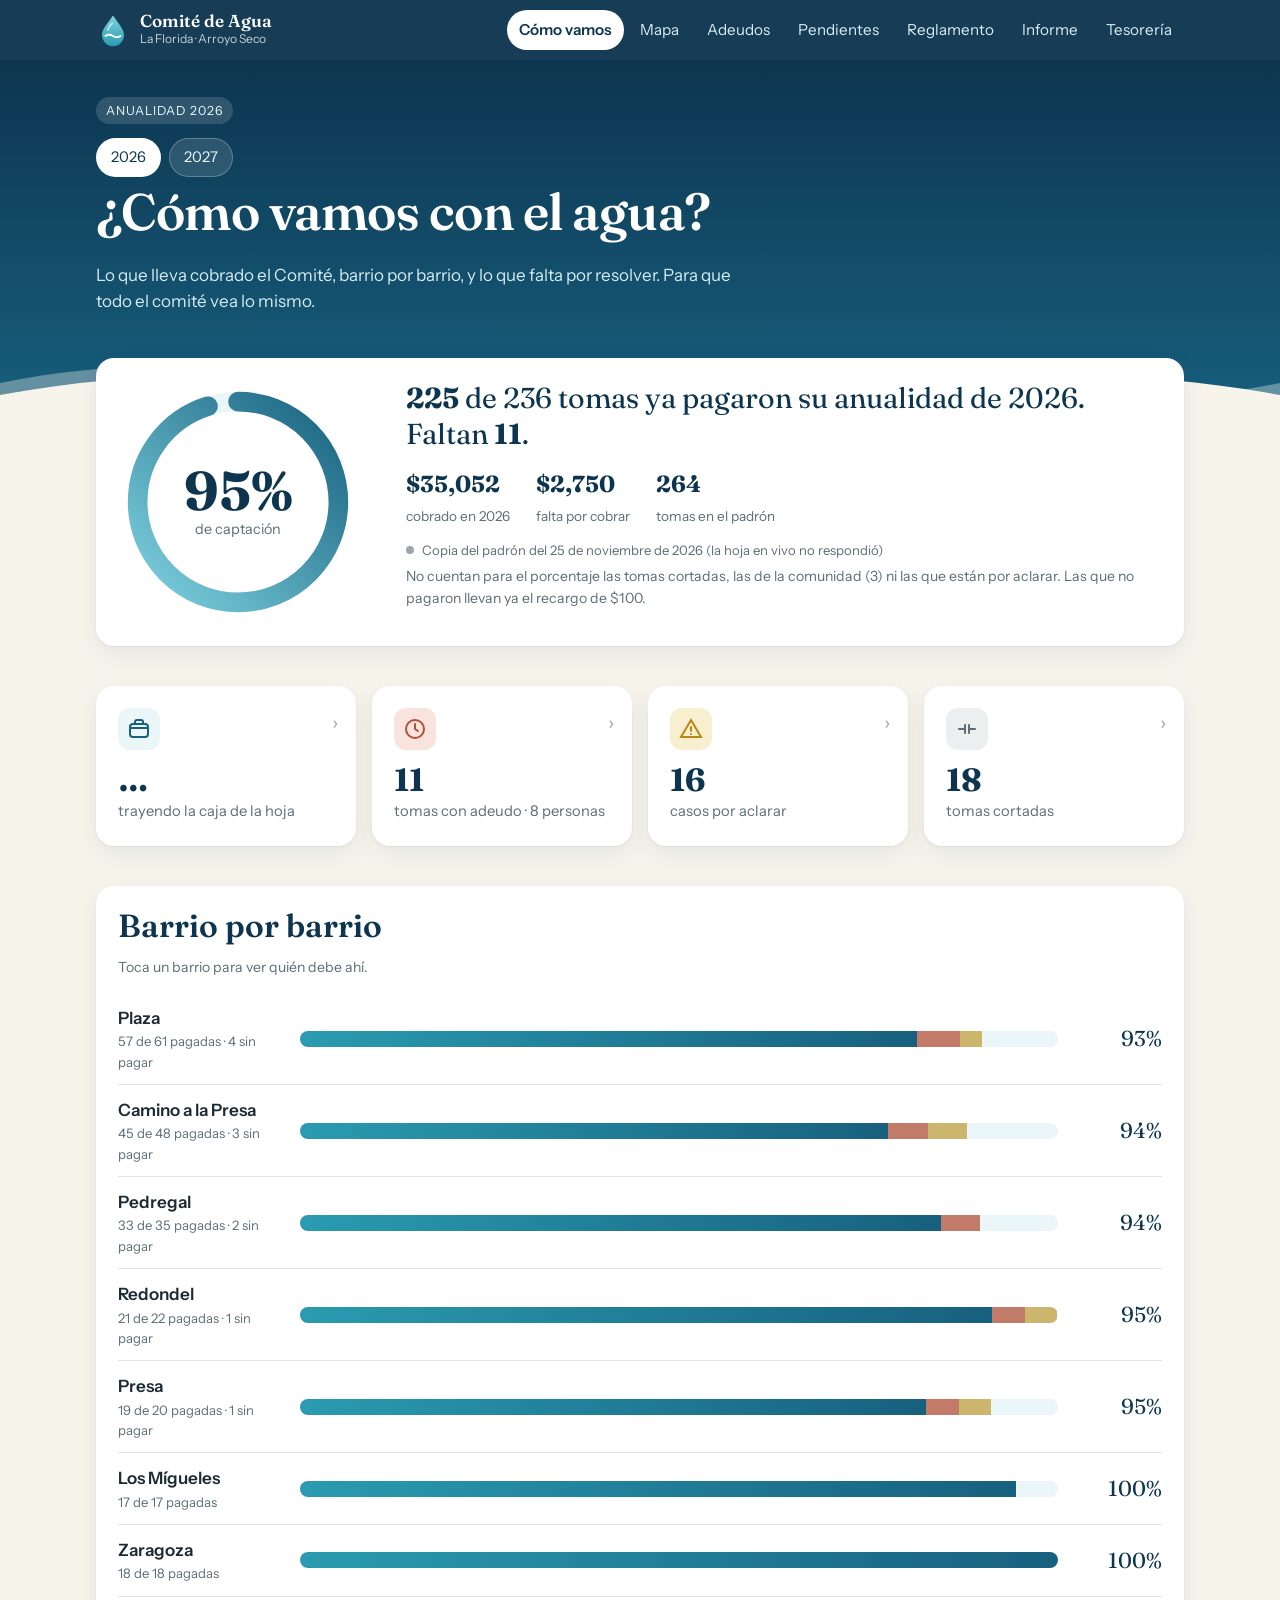
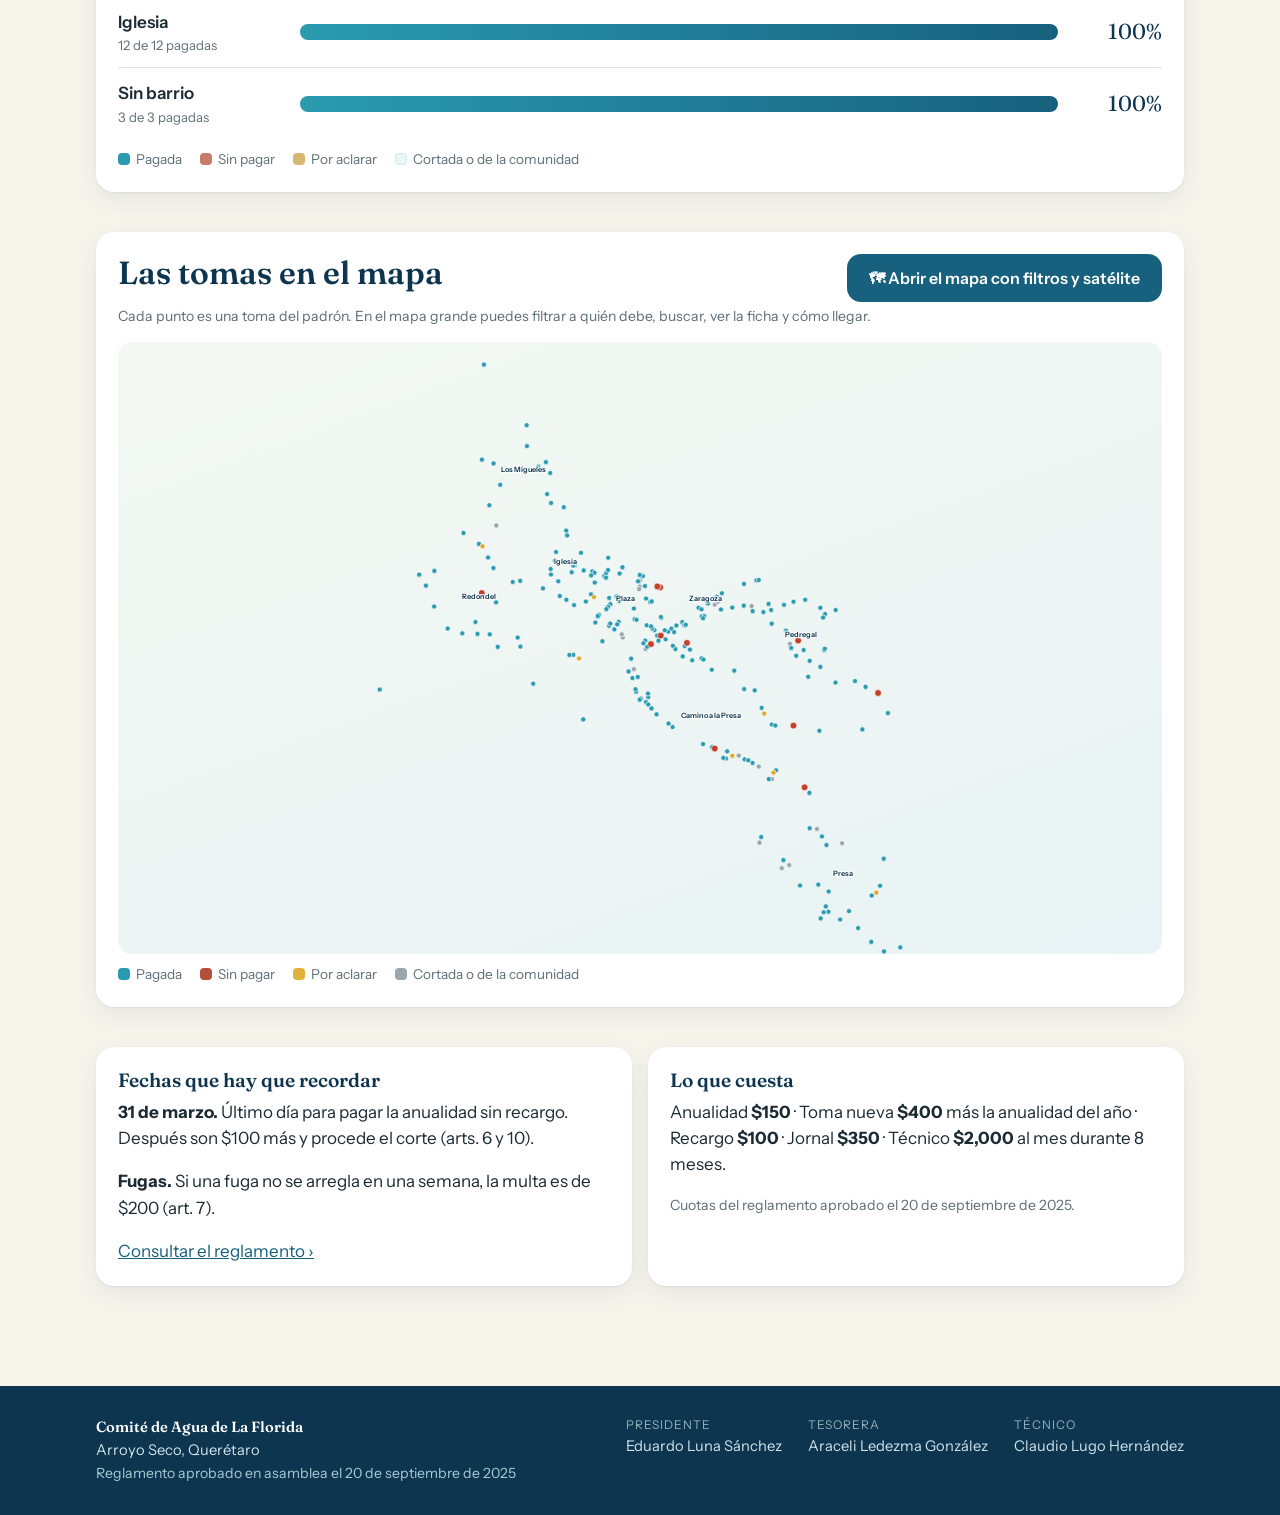
<file: index.html>
<!doctype html>
<html lang="es">
<head>
<meta charset="utf-8">
<meta name="viewport" content="width=device-width, initial-scale=1">
<title>Agua de La Florida</title>
<meta name="description" content="Cómo va la captación de la anualidad del agua en La Florida, Arroyo Seco: barrios, adeudos, pendientes y caja del Comité.">
<link rel="icon" href="assets/gota.svg" type="image/svg+xml">
<link rel="preconnect" href="https://fonts.googleapis.com">
<link rel="preconnect" href="https://fonts.gstatic.com" crossorigin>
<link href="https://fonts.googleapis.com/css2?family=Fraunces:opsz,wght@9..144,500;9..144,600&family=Instrument+Sans:wght@400;600&display=swap" rel="stylesheet" media="print" onload="this.media='all'">
<link rel="stylesheet" href="css/estilo.css?v=20261126h">
</head>
<body>
<div class="ola-top">
  <div class="dentro">
    <span class="etiqueta" id="et-anio">Anualidad</span>
    <div class="filtros anios-hero" id="anios"></div>
    <h1>¿Cómo vamos con el agua?</h1>
    <p>Lo que lleva cobrado el Comité, barrio por barrio, y lo que falta por resolver. Para que todo el comité vea lo mismo.</p>
  </div>
  <div id="olas"></div>
</div>

<main>
  <section class="sube">
    <div class="tarjeta principal">
      <div class="anillo">
        <svg viewBox="0 0 220 220" aria-hidden="true">
          <defs><linearGradient id="grad-agua" x1="0" y1="0" x2="1" y2="1"><stop offset="0" stop-color="#7fd3e0"/><stop offset="1" stop-color="#17607e"/></linearGradient></defs>
          <circle class="fondo" cx="110" cy="110" r="92"/>
          <circle class="lleno" id="arco" cx="110" cy="110" r="92" stroke-dasharray="578" stroke-dashoffset="578"/>
        </svg>
        <div class="centro"><b id="pct">—</b><span>de captación</span></div>
      </div>
      <div>
        <p class="frase" id="frase">Cargando el padrón…</p>
        <div class="cifras">
          <div><b class="num" id="c-cobrado">—</b><span id="c-cobrado-l">cobrado este año</span></div>
          <div><b class="num" id="c-falta">—</b><span>falta por cobrar</span></div>
          <div><b class="num" id="c-tomas">—</b><span>tomas en el padrón</span></div>
        </div>
        <div id="fuente"></div>
      </div>
    </div>
  </section>

  <section>
    <div class="rejilla r4">
      <a class="tarjeta dato t-caja" href="tesoreria.html#caja">
        <div class="ic"><svg viewBox="0 0 24 24" fill="none" stroke="currentColor" stroke-width="2" stroke-linecap="round"><rect x="3" y="7" width="18" height="13" rx="3"/><path d="M3 11h18M8 7V5a2 2 0 0 1 2-2h4a2 2 0 0 1 2 2v2"/></svg></div>
        <b class="num" id="d-caja">—</b><span id="d-caja-l">en caja</span><span class="ir">›</span>
      </a>
      <a class="tarjeta dato t-debe" href="adeudos.html">
        <div class="ic"><svg viewBox="0 0 24 24" fill="none" stroke="currentColor" stroke-width="2" stroke-linecap="round"><circle cx="12" cy="12" r="9"/><path d="M12 7v5l3 2"/></svg></div>
        <b class="num" id="d-debe">—</b><span id="d-debe-l">tomas sin pagar</span><span class="ir">›</span>
      </a>
      <a class="tarjeta dato t-pend" href="pendientes.html">
        <div class="ic"><svg viewBox="0 0 24 24" fill="none" stroke="currentColor" stroke-width="2" stroke-linecap="round"><path d="M12 3 2 20h20L12 3z"/><path d="M12 10v4M12 17h.01"/></svg></div>
        <b class="num" id="d-pend">—</b><span>casos por aclarar</span><span class="ir">›</span>
      </a>
      <a class="tarjeta dato t-corte" href="pendientes.html#cortadas">
        <div class="ic"><svg viewBox="0 0 24 24" fill="none" stroke="currentColor" stroke-width="2" stroke-linecap="round"><path d="M4 12h6M14 12h6M10 8v8M14 8v8"/></svg></div>
        <b class="num" id="d-corte">—</b><span>tomas cortadas</span><span class="ir">›</span>
      </a>
    </div>
  </section>

  <section>
    <div class="tarjeta">
      <h2>Barrio por barrio</h2>
      <p class="chico">Toca un barrio para ver quién debe ahí.</p>
      <div id="barrios"></div>
      <div class="leyenda">
        <span><i style="background:#2a9bb0"></i>Pagada</span>
        <span><i style="background:#b4503a;opacity:.75"></i>Sin pagar</span>
        <span><i style="background:#b98a12;opacity:.6"></i>Por aclarar</span>
        <span><i style="background:#eaf6f8;border:1px solid #cfeaf0"></i>Cortada o de la comunidad</span>
      </div>
    </div>
  </section>

  <section>
    <div class="tarjeta">
      <div class="resumen-linea" style="margin-bottom:4px"><h2 style="margin:0">Las tomas en el mapa</h2>
        <a class="boton" style="margin-left:auto" href="mapa.html">🗺 Abrir el mapa con filtros y satélite</a></div>
      <p class="chico">Cada punto es una toma del padrón. En el mapa grande puedes filtrar a quién debe, buscar, ver la ficha y cómo llegar.</p>
      <div class="mapa-caja" id="mapa"><div class="globo" id="globo"></div></div>
      <div class="leyenda">
        <span><i style="background:#2a9bb0"></i>Pagada</span>
        <span><i style="background:#b4503a"></i>Sin pagar</span>
        <span><i style="background:#e0b23a"></i>Por aclarar</span>
        <span><i style="background:#9aa7ad"></i>Cortada o de la comunidad</span>
      </div>
    </div>
  </section>

  <section>
    <div class="rejilla r2">
      <div class="tarjeta">
        <h3>Fechas que hay que recordar</h3>
        <p><b>31 de marzo.</b> Último día para pagar la anualidad sin recargo. Después son $100 más y procede el corte (arts. 6 y 10).</p>
        <p><b>Fugas.</b> Si una fuga no se arregla en una semana, la multa es de $200 (art. 7).</p>
        <p style="margin:0"><a href="reglamento.html">Consultar el reglamento ›</a></p>
      </div>
      <div class="tarjeta">
        <h3>Lo que cuesta</h3>
        <p>Anualidad <b>$150</b> · Toma nueva <b>$400</b> más la anualidad del año · Recargo <b>$100</b> · Jornal <b>$350</b> · Técnico <b>$2,000</b> al mes durante 8 meses.</p>
        <p class="chico" style="margin:0">Cuotas del reglamento aprobado el 20 de septiembre de 2025.</p>
      </div>
    </div>
  </section>
</main>

<script src="js/config.js?v=20261126h"></script>
<script src="js/padron-copia.js?v=20261126h"></script>
<script src="js/agua.js?v=20261126h"></script>
<script>
(async function () {
  const A = window.AGUA;
  A.pintarMarco('index.html');
  document.getElementById('olas').outerHTML = A.OLAS;
  const pedido = new URLSearchParams(location.search).get('anio');
  const $ = (id) => document.getElementById(id);
  let porToma = {};
  const datos0 = await A.cargar({ anio: pedido, alLlegar: (nuevo, cambio) => cambio ? pintar(nuevo) : aviso(nuevo) });
  pintar(datos0);

  function aviso(datos) {
    const P = datos.padron, T = P.tot;
    $('fuente').innerHTML = A.avisoFuente(datos) +
      '<p class="chico" style="margin-top:6px">No cuentan para el porcentaje las tomas cortadas, las de la comunidad (' + T.exenta + ') ni las que están por aclarar.' +
      (P.vencio ? ' Las que no pagaron llevan ya el recargo de $100.' : '') + '</p>';
  }

  function pintar(datos) {
  const P = datos.padron, T = P.tot;
  document.getElementById('anios').innerHTML = P.anios.filter((a) => a.anio >= (window.AGUA_CONFIG.ADEUDO_DESDE || 0)).map((a) => '<a class="chip" aria-pressed="' + (a.anio === P.actual) + '" href="?anio=' + a.anio + '">' + a.anio + '</a>').join('');

  $('et-anio').textContent = 'Anualidad ' + P.actual;
  $('pct').textContent = T.pct + '%';
  requestAnimationFrame(() => setTimeout(() => { $('arco').style.strokeDashoffset = 578 * (1 - T.pct / 100); }, 80));
  $('frase').innerHTML = '<b>' + T.alCorriente + '</b> de ' + T.cobrables + ' tomas ya pagaron su anualidad de ' + P.actual + '.' +
    (T.debe ? ' Faltan <b>' + T.debe + '</b>.' : ' ¡Ya pagaron todas!');
  $('c-cobrado').textContent = A.pesos(T.cobrado);
  $('c-cobrado-l').textContent = 'cobrado en ' + P.actual;
  $('c-falta').textContent = A.pesos(T.porCobrar);
  $('c-tomas').textContent = P.tomas.length;
  aviso(datos);

  const caja = A.cuentasDeCaja(P, datos.caja);
  $('d-caja').textContent = datos.caja ? A.pesos(caja.saldo) : '…';
  $('d-caja-l').textContent = !datos.caja ? 'trayendo la caja de la hoja' : caja.corte ? 'en caja' : 'cobrado en cuotas (falta que la tesorera cuente la caja)';
  $('d-debe').textContent = T.conAdeudo;
  $('d-debe-l').textContent = (T.conAdeudo === 1 ? 'toma con adeudo' : 'tomas con adeudo') + ' · ' + P.deudores.length + ' personas';
  $('d-pend').textContent = T.aclarar + T.parcial + P.sueltos.length;
  $('d-corte').textContent = T.cortada;

  // Barrios
  $('barrios').innerHTML = P.barrios.map((b) => {
    const w = (n) => (b.total ? (n / b.total) * 100 : 0).toFixed(1) + '%';
    const pag = b.pagada + b.parcial;
    return '<a class="barrio" href="mapa.html?ver=debe&barrio=' + encodeURIComponent(b.nombre) + '">' +
      '<div class="barrio-n">' + A.esc(b.nombre) + '<small>' + pag + ' de ' + b.cobrables + ' pagadas' + (b.debe ? ' · ' + b.debe + ' sin pagar' : '') + '</small></div>' +
      '<div class="tubo"><i class="p" style="width:' + w(pag) + '"></i><i class="d" style="width:' + w(b.debe) + '"></i><i class="a" style="width:' + w(b.aclarar) + '"></i></div>' +
      '<div class="barrio-pct">' + b.pct + '%</div></a>';
  }).join('');

  // Mapa
  const con = P.tomas.filter((t) => isFinite(t.x) && isFinite(t.y) && t.estado !== 'baja');
  const xs = con.map((t) => t.x), ys = con.map((t) => t.y);
  const minX = Math.min(...xs), maxX = Math.max(...xs), minY = Math.min(...ys), maxY = Math.max(...ys);
  const W = 1000, pad = 40;
  const k = Math.cos((((minY + maxY) / 2) * Math.PI) / 180); // corrige la longitud a esta latitud
  const escala = (W - 2 * pad) / ((maxX - minX) * k);
  const H = Math.round((maxY - minY) * escala + 2 * pad);
  const px = (x) => pad + (x - minX) * k * escala, py = (y) => pad + (maxY - y) * escala;
  const color = { pagada: '#2a9bb0', parcial: '#2a9bb0', debe: '#c2412d', aclarar: '#e0a82e', cortada: '#9aa7ad', exenta: '#9aa7ad' };
  const orden = { cortada: 0, exenta: 0, pagada: 1, parcial: 1, aclarar: 2, debe: 3 };
  let svg = '<svg viewBox="0 0 ' + W + ' ' + H + '" role="img" aria-label="Mapa de las tomas de agua">';
  svg += con.slice().sort((a, b) => orden[a.estado] - orden[b.estado]).map((t) =>
    '<circle class="punto" data-t="' + t.toma + '" cx="' + px(t.x).toFixed(1) + '" cy="' + py(t.y).toFixed(1) + '" r="' + (t.estado === 'debe' ? 6 : 4.5) +
    '" fill="' + color[t.estado] + '" stroke="#fff" stroke-width="1.2"/>').join('');
  P.barrios.filter((b) => b.xs.length > 2).forEach((b) => {
    const cx = b.xs.reduce((s, v) => s + v, 0) / b.xs.length, cy = b.ys.reduce((s, v) => s + v, 0) / b.ys.length;
    svg += '<text class="rot" x="' + px(cx).toFixed(0) + '" y="' + (py(cy) - 14).toFixed(0) + '" text-anchor="middle">' + A.esc(b.nombre) + '</text>';
  });
  svg += '</svg>';
  const viejo = $('mapa').querySelector('svg'); if (viejo) viejo.remove();
  $('mapa').insertAdjacentHTML('afterbegin', svg);
  porToma = Object.fromEntries(P.tomas.map((t) => [t.toma, t]));
  }

  const caja2 = $('mapa'), globo = $('globo');
  const textoEstado = { pagada: 'pagada', parcial: 'pagó una parte', debe: 'sin pagar', aclarar: 'por aclarar', cortada: 'cortada', exenta: 'de la comunidad', baja: 'dada de baja' };
  const mostrar = (ev) => {
    const c = ev.target.closest('.punto');
    if (!c) { globo.classList.remove('ver'); return; }
    const t = porToma[c.dataset.t]; if (ev.type === 'click') { location.href = 'mapa.html?toma=' + t.toma; return; }
    const r = caja2.getBoundingClientRect(), rc = c.getBoundingClientRect();
    globo.innerHTML = '<b>Toma ' + t.toma + '</b> · ' + A.esc(t.nombre) + '<br>' + A.esc(t.barrio) + ' · ' + A.esc(t.fuente) + ' · ' + textoEstado[t.estado];
    globo.style.left = Math.min(Math.max(rc.left - r.left + rc.width / 2, 110), r.width - 110) + 'px';
    globo.style.top = (rc.top - r.top) + 'px';
    globo.classList.add('ver');
  };
  caja2.addEventListener('mousemove', mostrar);
  caja2.addEventListener('click', mostrar);
  caja2.addEventListener('mouseleave', () => globo.classList.remove('ver'));
})();
</script>
</body>
</html>
</file>
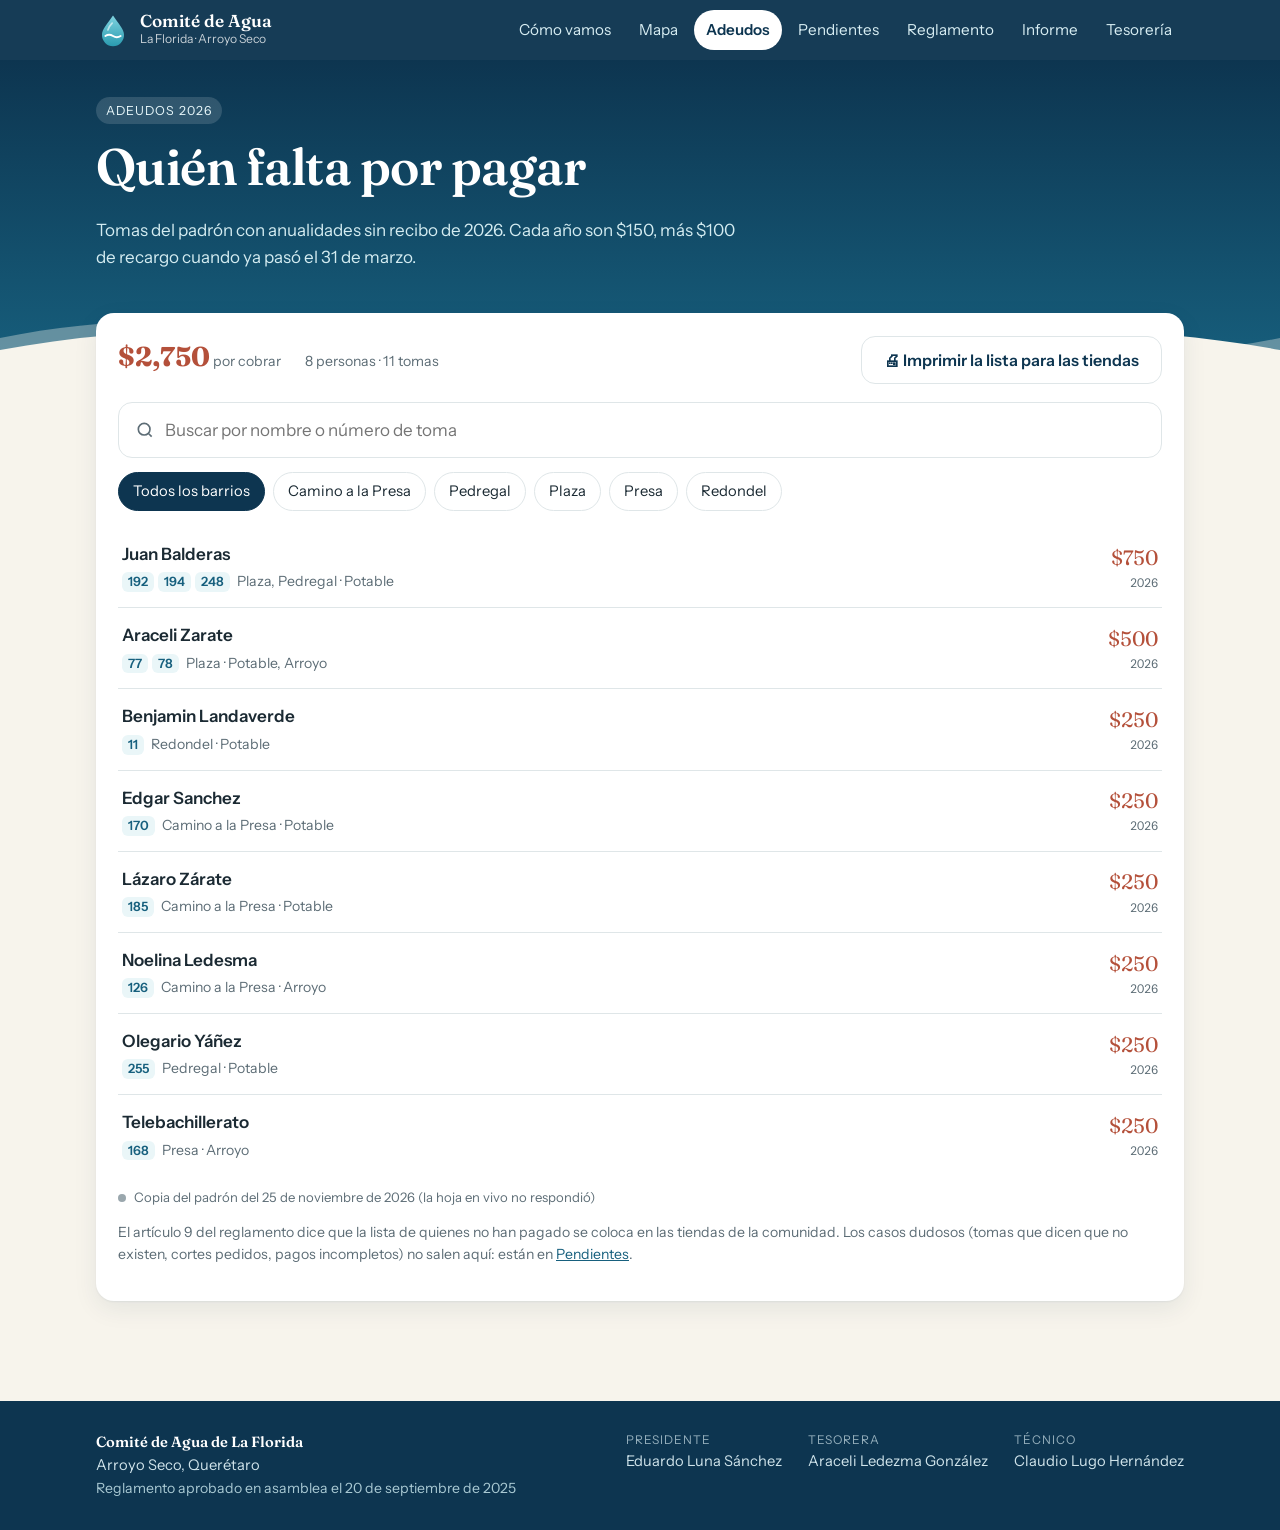
<file: adeudos.html>
<!doctype html>
<html lang="es">
<head>
<meta charset="utf-8">
<meta name="viewport" content="width=device-width, initial-scale=1">
<title>Adeudos del agua</title>
<meta name="description" content="Quién no ha pagado la anualidad del agua en La Florida, por barrio.">
<link rel="icon" href="assets/gota.svg" type="image/svg+xml">
<link rel="preconnect" href="https://fonts.googleapis.com">
<link rel="preconnect" href="https://fonts.gstatic.com" crossorigin>
<link href="https://fonts.googleapis.com/css2?family=Fraunces:opsz,wght@9..144,500;9..144,600&family=Instrument+Sans:wght@400;600&display=swap" rel="stylesheet" media="print" onload="this.media='all'">
<link rel="stylesheet" href="css/estilo.css?v=20261126h">
</head>
<body>
<div class="ola-top">
  <div class="dentro">
    <span class="etiqueta" id="et-anio">Adeudos</span>
    <h1>Quién falta por pagar</h1>
    <p id="intro">Tomas del padrón que no tienen recibo de la anualidad de este año.</p>
  </div>
  <div id="olas"></div>
</div>

<main>
  <section class="sube">
    <div class="tarjeta">
      <div class="resumen-linea">
        <div><b class="num" id="total">—</b> <span class="chico">por cobrar</span></div>
        <div class="chico" id="cuantos"></div>
        <button class="boton claro no-imprimir" style="margin-left:auto" onclick="window.print()">🖨 Imprimir la lista para las tiendas</button>
      </div>
      <input class="buscar" id="q" type="search" placeholder="Buscar por nombre o número de toma" autocomplete="off">
      <div class="filtros" id="filtros"></div>
      <div id="lista"></div>
      <div id="fuente"></div>
      <p class="chico" style="margin-top:14px">El artículo 9 del reglamento dice que la lista de quienes no han pagado se coloca en las tiendas de la comunidad.
        Los casos dudosos (tomas que dicen que no existen, cortes pedidos, pagos incompletos) no salen aquí: están en <a href="pendientes.html">Pendientes</a>.</p>
    </div>
  </section>
</main>

<script src="js/config.js?v=20261126h"></script>
<script src="js/padron-copia.js?v=20261126h"></script>
<script src="js/agua.js?v=20261126h"></script>
<script>
(async function () {
  const A = window.AGUA, C = window.AGUA_CONFIG;
  A.pintarMarco('adeudos.html');
  document.getElementById('olas').outerHTML = A.OLAS;
  const $ = (id) => document.getElementById(id);
  const datos = await A.cargar({ anio: new URLSearchParams(location.search).get('anio'), alLlegar: (nuevo, cambio) => {
    if (cambio) { P = nuevo.padron; encabezado(nuevo); barrios = listaBarrios(); pintarFiltros(); pintar(); } else $('fuente').innerHTML = A.avisoFuente(nuevo);
  } });
  let P = datos.padron;
  function encabezado(datos) {
  $('et-anio').textContent = 'Adeudos ' + P.actual;
  $('intro').textContent = 'Tomas del padrón con anualidades sin recibo' + (P.desde < P.actual ? ' de ' + P.desde + ' a ' + P.actual : ' de ' + P.actual) + '. ' +
    'Cada año son $' + C.CUOTA + (P.vencio ? ', más $' + C.RECARGO + ' de recargo cuando ya pasó el 31 de marzo.' : '; el recargo de $' + C.RECARGO + ' empieza después del 31 de marzo.');
  $('fuente').innerHTML = A.avisoFuente(datos);
  }
  encabezado(datos);

  const params = new URLSearchParams(location.search);
  let barrio = params.get('barrio') || '';
  const listaBarrios = () => [...new Set(P.deudores.flatMap((d) => d.barrios))].sort((a, b) => a.localeCompare(b, 'es'));
  let barrios = listaBarrios();
  const f = $('filtros');
  const pintarFiltros = () => {
    f.innerHTML = ['', ...barrios].map((b) => '<button class="chip" data-b="' + A.esc(b) + '" aria-pressed="' + (b === barrio) + '">' + (b ? A.esc(b) : 'Todos los barrios') + '</button>').join('');
  };
  f.addEventListener('click', (e) => {
    const c = e.target.closest('.chip'); if (!c) return;
    barrio = c.dataset.b; pintarFiltros(); pintar();
    history.replaceState(null, '', barrio ? '?barrio=' + encodeURIComponent(barrio) : location.pathname);
  });

  function pintar() {
    const q = A.sinAcentos($('q').value.trim());
    const lista = P.deudores.map((d) => {
      const tomas = d.tomas.filter((t) => !barrio || t.barrio === barrio);
      return { ...d, tomas, adeudo: tomas.reduce((s, t) => s + t.adeudo, 0) };
    }).filter((d) => d.tomas.length && (!q || A.sinAcentos(d.nombre).includes(q) || d.tomas.some((t) => t.toma === q)));
    const total = lista.reduce((s, d) => s + d.adeudo, 0);
    const ntomas = lista.reduce((s, d) => s + d.tomas.length, 0);
    $('total').textContent = A.pesos(total);
    $('cuantos').textContent = lista.length + (lista.length === 1 ? ' persona' : ' personas') + ' · ' + ntomas + (ntomas === 1 ? ' toma' : ' tomas') + (barrio ? ' en ' + barrio : '');
    $('lista').innerHTML = lista.length ? lista.map((d) =>
      '<div class="ficha"><div class="quien">' + A.esc(d.nombre) + '</div>' +
      '<div class="det">' + d.tomas.map((t) => '<a class="toma" href="mapa.html?toma=' + t.toma + '">' + t.toma + '</a>').join('') + ' ' +
      A.esc([...new Set(d.tomas.map((t) => t.barrio))].join(', ')) + ' · ' + A.esc([...new Set(d.tomas.map((t) => t.fuente))].join(', ')) +
      '</div>' +
      '<div class="monto num">' + A.pesos(d.adeudo) + '<small>' + [...new Set(d.tomas.flatMap((t) => t.adeudos.map((a) => a.anio)))].join(' y ') + '</small></div></div>'
    ).join('') : '<p class="vacio">' + (q ? 'Nadie con ese nombre o número debe.' : '¡Nadie debe aquí! 💧') + '</p>';
  }
  $('q').addEventListener('input', pintar);
  pintarFiltros(); pintar();
})();
</script>
</body>
</html>
</file>
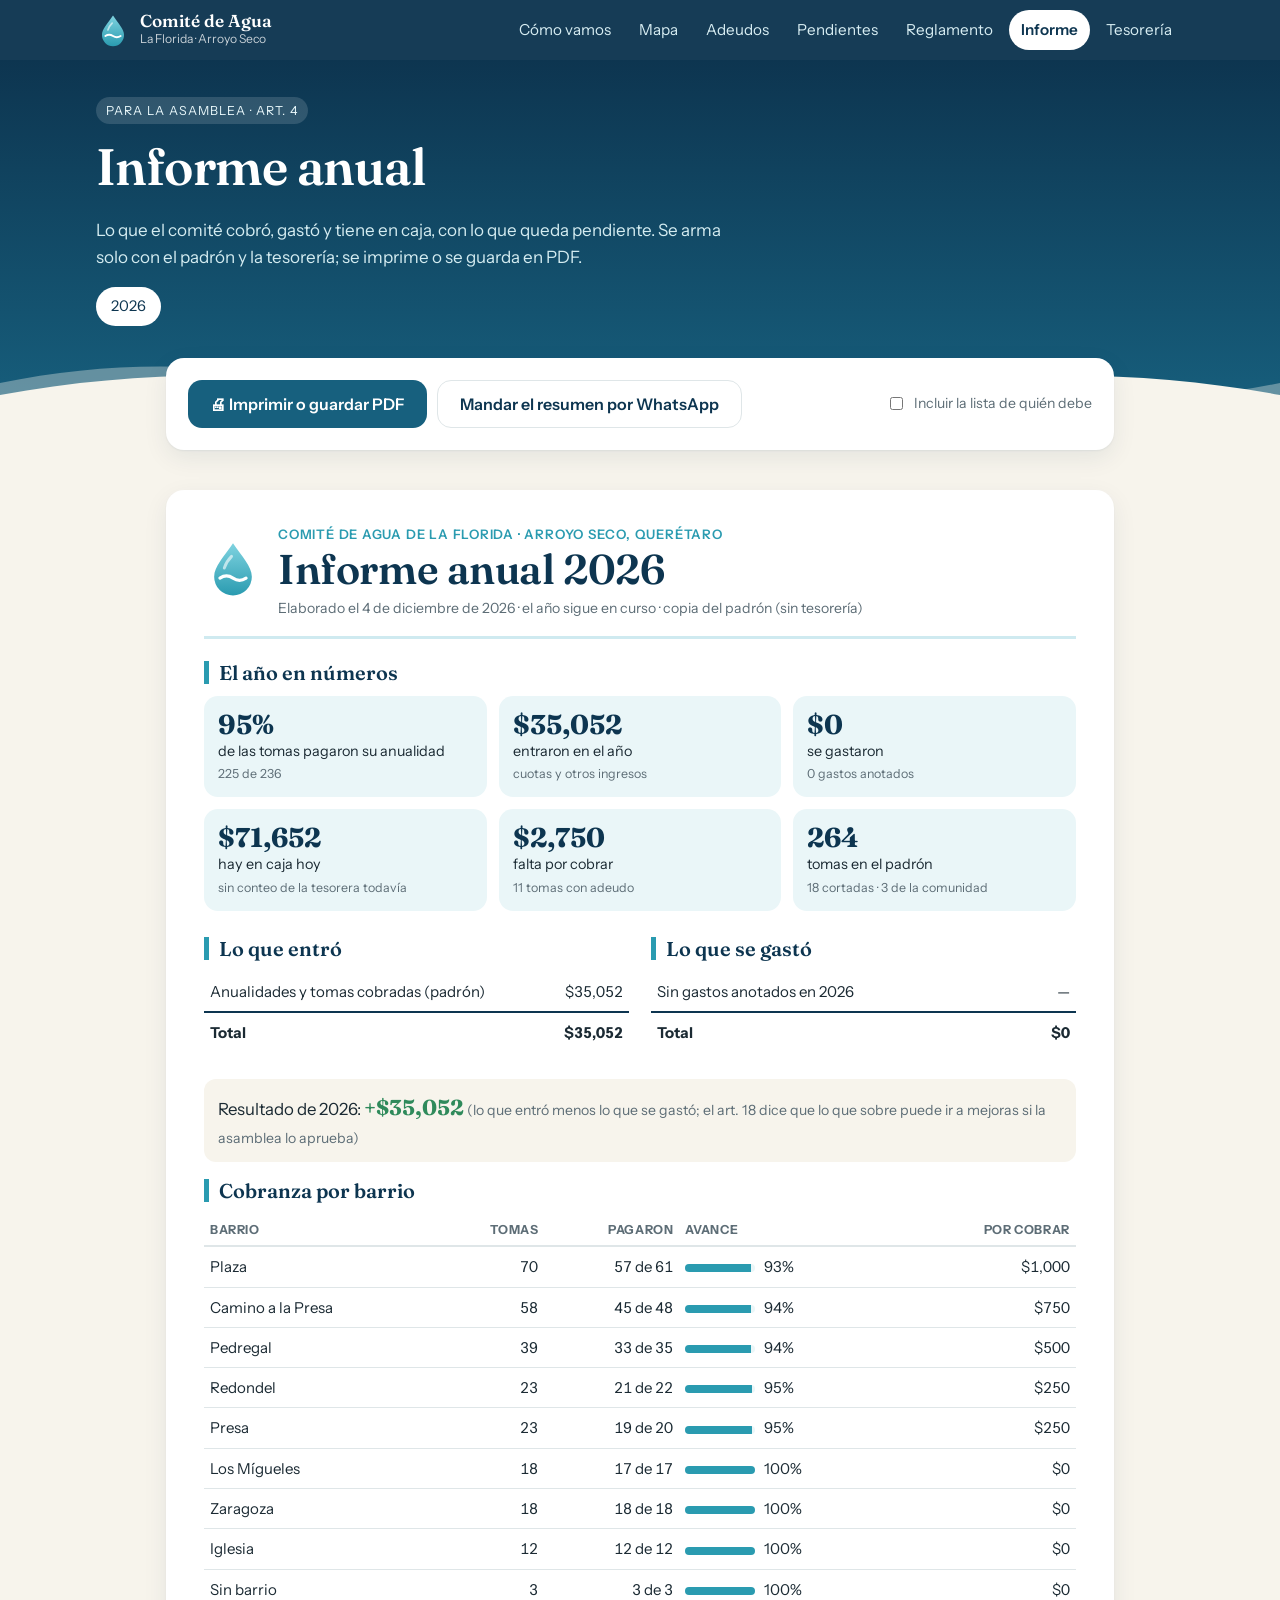
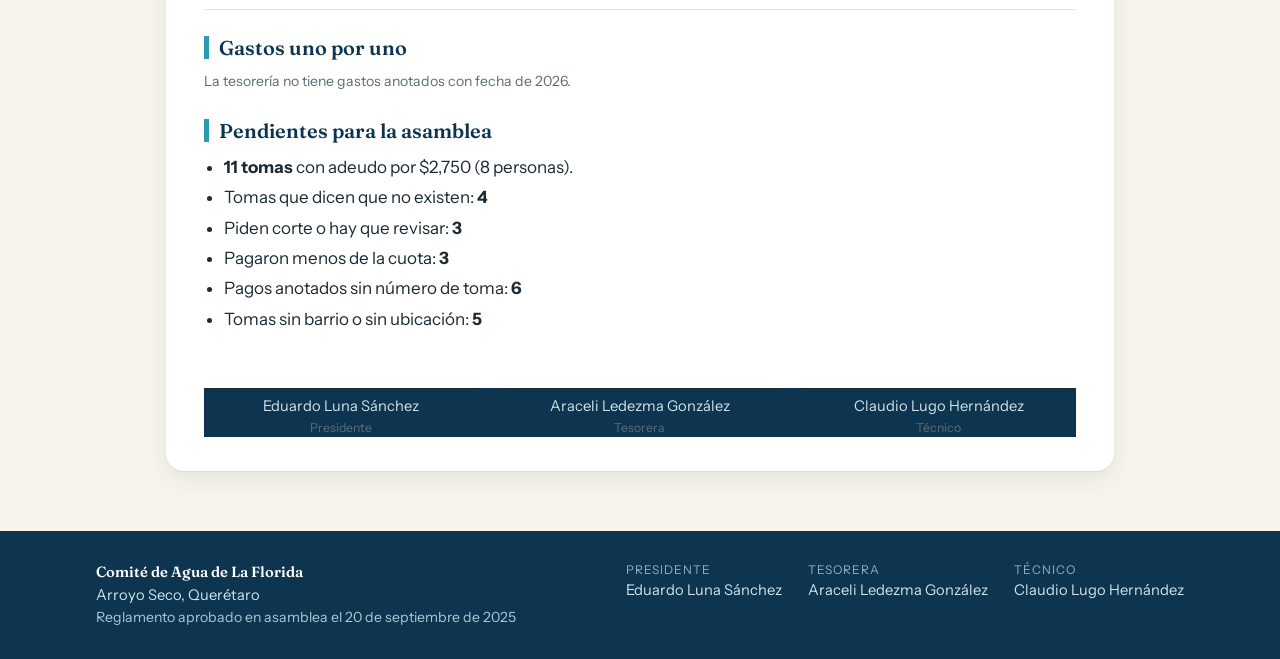
<file: informe.html>
<!doctype html>
<html lang="es">
<head>
<meta charset="utf-8">
<meta name="viewport" content="width=device-width, initial-scale=1">
<title>Informe anual del agua</title>
<meta name="description" content="Informe anual del Comité de Agua de La Florida: cobranza, ingresos, gastos, caja y pendientes, listo para la asamblea.">
<link rel="icon" href="assets/gota.svg" type="image/svg+xml">
<link rel="preconnect" href="https://fonts.googleapis.com">
<link rel="preconnect" href="https://fonts.gstatic.com" crossorigin>
<link href="https://fonts.googleapis.com/css2?family=Fraunces:opsz,wght@9..144,500;9..144,600&family=Instrument+Sans:wght@400;600&display=swap" rel="stylesheet" media="print" onload="this.media='all'">
<link rel="stylesheet" href="css/estilo.css?v=20261126h">
</head>
<body>
<div class="ola-top no-imprimir">
  <div class="dentro">
    <span class="etiqueta">Para la asamblea · art. 4</span>
    <h1>Informe anual</h1>
    <p>Lo que el comité cobró, gastó y tiene en caja, con lo que queda pendiente. Se arma solo con el padrón y la tesorería; se imprime o se guarda en PDF.</p>
    <div class="filtros anios-hero" id="anios"></div>
  </div>
  <div id="olas"></div>
</div>

<main class="informe">
  <section class="sube no-imprimir">
    <div class="tarjeta barra-informe">
      <button class="boton" onclick="window.print()">🖨 Imprimir o guardar PDF</button>
      <a class="boton claro" id="wa" target="_blank" rel="noopener">Mandar el resumen por WhatsApp</a>
      <label class="chico" style="display:flex;align-items:center;gap:8px;margin-left:auto"><input type="checkbox" id="con-nombres"> Incluir la lista de quién debe</label>
    </div>
  </section>

  <article class="hoja" id="hoja"><p class="vacio">Armando el informe…</p></article>
</main>

<script src="js/config.js?v=20261126h"></script>
<script src="js/padron-copia.js?v=20261126h"></script>
<script src="js/agua.js?v=20261126h"></script>
<script>
(async function () {
  const A = window.AGUA, C = window.AGUA_CONFIG;
  A.pintarMarco('informe.html');
  document.getElementById('olas').outerHTML = A.OLAS;
  const $ = (id) => document.getElementById(id);
  const hoy = new Date();
  const pedido = new URLSearchParams(location.search).get('anio');
  // Se muestra al instante lo guardado; si la hoja trae algo distinto, el informe se vuelve a armar una vez
  const datos = await A.cargar({ anio: pedido, fresco: true, necesitaCaja: true, alLlegar: (nuevo, cambio) => {
    let ya = false; try { ya = sessionStorage.getItem('informe-recargado') === location.search; } catch (e) {}
    if (cambio && !ya) { try { sessionStorage.setItem('informe-recargado', location.search); } catch (e) {} location.reload(); return; }
    try { sessionStorage.removeItem('informe-recargado'); } catch (e) {}
    const f = document.getElementById('inf-fuente'); if (f) f.textContent = nuevo.fuente === 'vivo' ? 'datos en vivo del padrón y de la tesorería' : 'datos guardados en este teléfono';
  } });
  const P = datos.padron, T = P.tot, Y = P.actual;
  const k = A.cuentasDeCaja(P, datos.caja);
  const pesos = A.pesos, esc = A.esc;

  $('anios').innerHTML = P.anios.filter((a) => a.anio <= hoy.getFullYear() && a.anio >= (C.ADEUDO_DESDE || 0)).map((a) =>
    '<a class="chip" aria-pressed="' + (a.anio === Y) + '" href="?anio=' + a.anio + '">' + a.anio + '</a>').join('');

  // ---------- dinero del año ----------
  const movs = (k.movimientos || []).filter((m) => m.estatus !== 'Anulado' && String(m.fecha).slice(0, 4) === String(Y));
  const grupoGasto = (c) => {
    c = A.sinAcentos(c);
    if (/tecnico/.test(c)) return 'Pago al técnico';
    if (/jornal|faena/.test(c)) return 'Jornales';
    if (/material|tuber|mangue|cople|llave/.test(c)) return 'Material y tubería';
    if (/fuga|repar/.test(c)) return 'Reparaciones';
    if (/papel|recibo|copia/.test(c)) return 'Papelería';
    return 'Otros gastos';
  };
  const egresos = movs.filter((m) => m.tipo === 'Egreso');
  const otrosIng = movs.filter((m) => m.tipo === 'Ingreso');
  const sumar = (l) => l.reduce((s, m) => s + (+m.monto || 0), 0);
  const porGrupo = {};
  egresos.forEach((m) => { const g = grupoGasto(m.concepto); porGrupo[g] = (porGrupo[g] || 0) + (+m.monto || 0); });
  const totEg = sumar(egresos), cuotas = P.ingresos[Y] || 0, totOtros = sumar(otrosIng);
  const totIng = cuotas + totOtros;

  // ---------- movimientos del padrón (hoja Pagos) ----------
  const pagosY = (datos.pagos || []).filter((p) => p.anio === Y && !p.deshecho);
  const porTipo = {};
  pagosY.forEach((p) => { const t = p.tipo || 'Anualidad'; porTipo[t] = porTipo[t] || { n: 0, monto: 0 }; porTipo[t].n++; porTipo[t].monto += p.monto; });
  const nuevas = pagosY.filter((p) => /nueva|instal/i.test(p.tipo)).length;

  const fila = (a, b, cls) => '<tr' + (cls ? ' class="' + cls + '"' : '') + '><td>' + a + '</td><td class="num">' + b + '</td></tr>';
  const barra = (v, max) => '<span class="mini-barra"><i style="width:' + (max ? Math.round((v / max) * 100) : 0) + '%"></i></span>';
  const maxG = Math.max(1, ...Object.values(porGrupo));
  const fechaCorta = (s) => { const d = new Date(s + 'T12:00:00'); return isNaN(d) ? s : d.getDate() + ' ' + A.MESES[d.getMonth()].slice(0, 3); };
  const activas = P.tomas.filter((t) => t.estado !== 'baja').length;

  const pend = [
    ['Tomas que dicen que no existen', P.tomas.filter((t) => t.noExiste && !['cortada', 'baja'].includes(t.estado)).length],
    ['Piden corte o hay que revisar', P.tomas.filter((t) => t.estado === 'aclarar' && !t.noExiste).length],
    ['Pagaron menos de la cuota', T.parcial],
    ['Pagos anotados sin número de toma', P.sueltos.length],
    ['Tomas sin barrio o sin ubicación', P.tomas.filter((t) => t.barrio === 'Sin barrio' || !isFinite(t.x)).length]
  ].filter((p) => p[1]);

  function pintar() {
    const conNombres = $('con-nombres').checked;
    $('hoja').innerHTML =
      '<header class="inf-cab"><div class="inf-gota">' + A.GOTA + '</div><div><p class="inf-sobre">Comité de Agua de La Florida · Arroyo Seco, Querétaro</p>' +
      '<h1>Informe anual ' + Y + '</h1><p class="chico">Elaborado el ' + A.fechaLarga(hoy) + (Y === hoy.getFullYear() ? ' · el año sigue en curso' : '') +
      ' · ' + '<span id="inf-fuente">' + (datos.actualizando ? 'trayendo lo más nuevo de la hoja…' : datos.fuente === 'vivo' ? 'datos en vivo del padrón y de la tesorería' : datos.fuente === 'guardado' ? 'datos guardados en este teléfono' : 'copia del padrón (sin tesorería)') + '</span>' + '</p></div></header>' +

      '<section class="inf-sec"><h2>El año en números</h2><div class="inf-cifras">' +
      cifra(T.pct + '%', 'de las tomas pagaron su anualidad', T.alCorriente + ' de ' + T.cobrables) +
      cifra(pesos(totIng), 'entraron en el año', 'cuotas y otros ingresos') +
      cifra(pesos(totEg), 'se gastaron', egresos.length + (egresos.length === 1 ? ' gasto anotado' : ' gastos anotados')) +
      cifra(pesos(k.saldo), 'hay en caja hoy', k.corte ? 'según el conteo de la tesorera' : 'sin conteo de la tesorera todavía') +
      cifra(pesos(T.porCobrar), 'falta por cobrar', T.conAdeudo + ' tomas con adeudo') +
      cifra(activas, 'tomas en el padrón', (nuevas ? nuevas + ' nuevas en ' + Y + ' · ' : '') + T.cortada + ' cortadas · ' + T.exenta + ' de la comunidad') +
      '</div></section>' +

      '<section class="inf-sec inf-dos"><div><h2>Lo que entró</h2><table class="inf-tabla"><tbody>' +
      fila('Anualidades y tomas cobradas (padrón)', pesos(cuotas)) +
      otrosIng.map((m) => fila(esc(m.concepto) + (m.pagado_a ? ' <span class="chico">· ' + esc(m.pagado_a) + '</span>' : ''), pesos(m.monto))).join('') +
      fila('<b>Total</b>', '<b>' + pesos(totIng) + '</b>', 'total') + '</tbody></table></div>' +
      '<div><h2>Lo que se gastó</h2><table class="inf-tabla"><tbody>' +
      (Object.keys(porGrupo).length ? Object.entries(porGrupo).sort((a, b) => b[1] - a[1]).map(([g, v]) => fila(g + barra(v, maxG), pesos(v))).join('') : fila('Sin gastos anotados en ' + Y, '—')) +
      fila('<b>Total</b>', '<b>' + pesos(totEg) + '</b>', 'total') + '</tbody></table></div></section>' +
      '<p class="inf-resultado">Resultado de ' + Y + ': <b class="' + (totIng - totEg >= 0 ? 'pos' : 'neg') + '">' + (totIng - totEg >= 0 ? '+' : '−') + pesos(Math.abs(totIng - totEg)) + '</b>' +
      ' <span class="chico">(lo que entró menos lo que se gastó; el art. 18 dice que lo que sobre puede ir a mejoras si la asamblea lo aprueba)</span></p>' +
      (k.corte ? '<p class="chico">Caja hoy: la tesorera contó ' + pesos(k.corte.monto) + ' el ' + A.fechaLarga(new Date(k.corte.anotado || k.corte.fecha)) + '; desde entonces ' +
        (k.cuotasNuevas ? 'entraron ' + pesos(k.cuotasNuevas) + ' de anualidades, ' : '') + (k.otros ? pesos(k.otros) + ' aparte, ' : '') + 'y se gastaron ' + pesos(k.egresos) + '.</p>' : '') +

      '<section class="inf-sec"><h2>Cobranza por barrio</h2><table class="inf-tabla inf-barrios"><thead><tr><th>Barrio</th><th class="num">Tomas</th><th class="num">Pagaron</th><th>Avance</th><th class="num">Por cobrar</th></tr></thead><tbody>' +
      P.barrios.map((b) => '<tr><td>' + esc(b.nombre) + '</td><td class="num">' + b.total + '</td><td class="num">' + (b.pagada + b.parcial) + ' de ' + b.cobrables + '</td><td>' + barra(b.pct, 100) + ' ' + b.pct + '%</td><td class="num">' +
        pesos(P.tomas.filter((t) => t.barrio === b.nombre).reduce((s, t) => s + t.adeudo, 0)) + '</td></tr>').join('') +
      '</tbody></table></section>' +

      (Object.keys(porTipo).length ? '<section class="inf-sec"><h2>Cobros registrados en ' + Y + '</h2><table class="inf-tabla"><tbody>' +
        Object.entries(porTipo).map(([t, v]) => fila(esc(t) + ' <span class="chico">· ' + v.n + (v.n === 1 ? ' recibo' : ' recibos') + '</span>', pesos(v.monto))).join('') +
        '</tbody></table><p class="chico">De la hoja Pagos. Lo anotado a mano en el padrón sin pasar por ella puede no aparecer aquí, pero sí en los totales.</p></section>' : '') +

      '<section class="inf-sec"><h2>Gastos uno por uno</h2>' + (egresos.length ? '<table class="inf-tabla inf-gastos"><thead><tr><th>Fecha</th><th>Concepto</th><th>A quién</th><th class="num">Monto</th></tr></thead><tbody>' +
        egresos.slice().sort((a, b) => String(a.fecha).localeCompare(String(b.fecha))).map((m) => '<tr><td>' + fechaCorta(m.fecha) + '</td><td>' + esc(m.concepto) + (m.nota ? '<br><span class="chico">' + esc(m.nota) + '</span>' : '') +
          '</td><td>' + esc(m.pagado_a || '—') + '</td><td class="num">' + pesos(m.monto) + '</td></tr>').join('') + '</tbody></table>'
        : '<p class="chico">La tesorería no tiene gastos anotados con fecha de ' + Y + '.</p>') + '</section>' +

      '<section class="inf-sec"><h2>Pendientes para la asamblea</h2><ul class="inf-pend">' +
      (T.conAdeudo ? '<li><b>' + T.conAdeudo + ' tomas</b> con adeudo por ' + pesos(T.porCobrar) + ' (' + P.deudores.length + ' personas).</li>' : '<li>Nadie tiene adeudo. 💧</li>') +
      pend.map((p) => '<li>' + p[0] + ': <b>' + p[1] + '</b></li>').join('') +
      '</ul>' +
      (conNombres && P.deudores.length ? '<table class="inf-tabla"><thead><tr><th>Quién debe</th><th>Tomas</th><th class="num">Monto</th></tr></thead><tbody>' +
        P.deudores.map((d) => '<tr><td>' + esc(d.nombre) + '</td><td>' + d.tomas.map((t) => t.toma).join(', ') + ' <span class="chico">· ' + esc(d.barrios.join(', ')) + '</span></td><td class="num">' + pesos(d.adeudo) + '</td></tr>').join('') +
        '</tbody></table>' : '') + '</section>' +

      '<footer class="inf-firmas"><div><span></span>Eduardo Luna Sánchez<small>Presidente</small></div><div><span></span>Araceli Ledezma González<small>Tesorera</small></div><div><span></span>Claudio Lugo Hernández<small>Técnico</small></div></footer>';

    const texto = '💧 Informe ' + Y + ' · Comité de Agua de La Florida\n' +
      '• Pagaron ' + T.alCorriente + ' de ' + T.cobrables + ' tomas (' + T.pct + '%)\n' +
      '• Entraron ' + pesos(totIng) + ' y se gastaron ' + pesos(totEg) + '\n' +
      '• En caja hoy: ' + pesos(k.saldo) + '\n' +
      '• Falta por cobrar: ' + pesos(T.porCobrar) + '\n' +
      'Informe completo: ' + location.href.split('#')[0];
    $('wa').href = 'https://wa.me/?text=' + encodeURIComponent(texto);
  }
  function cifra(v, l, s) { return '<div class="inf-cifra"><b class="num">' + v + '</b><span>' + l + '</span><small>' + s + '</small></div>'; }
  $('con-nombres').addEventListener('change', pintar);
  pintar();
})();
</script>
</body>
</html>
</file>
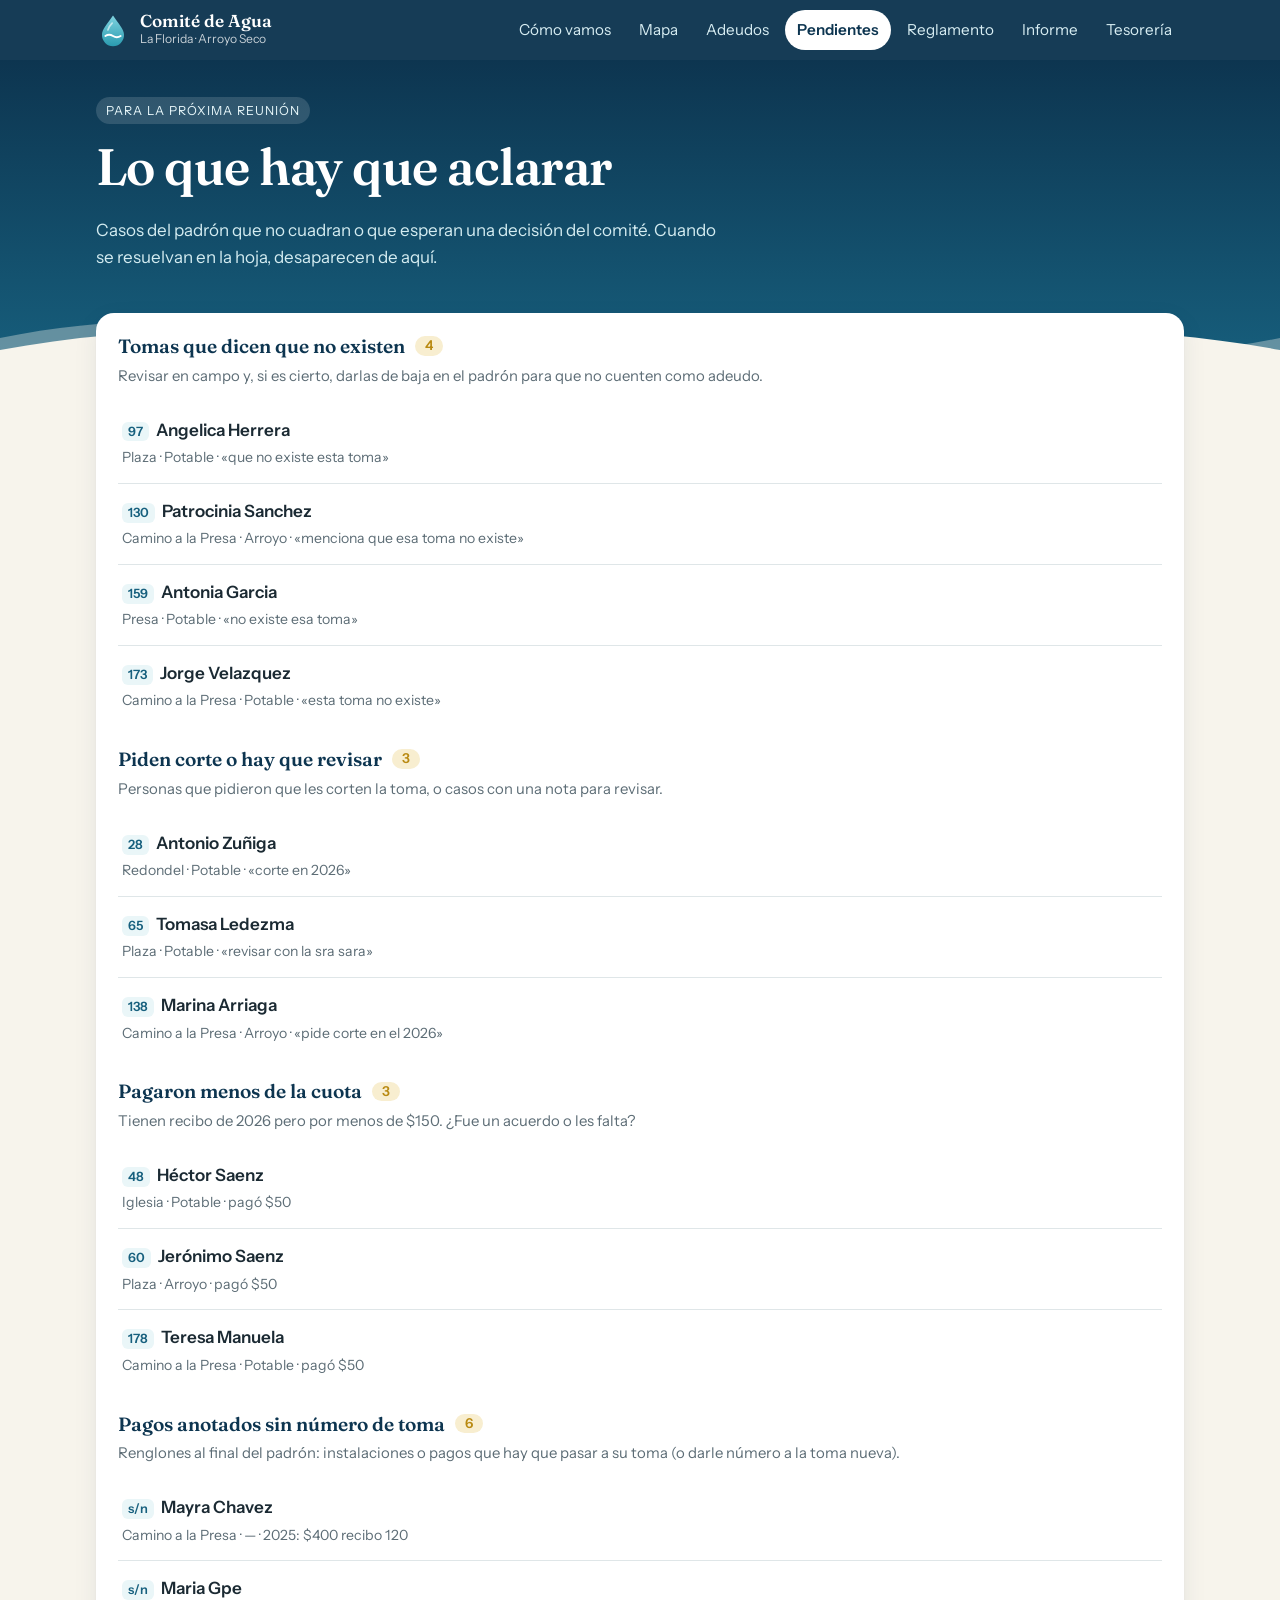
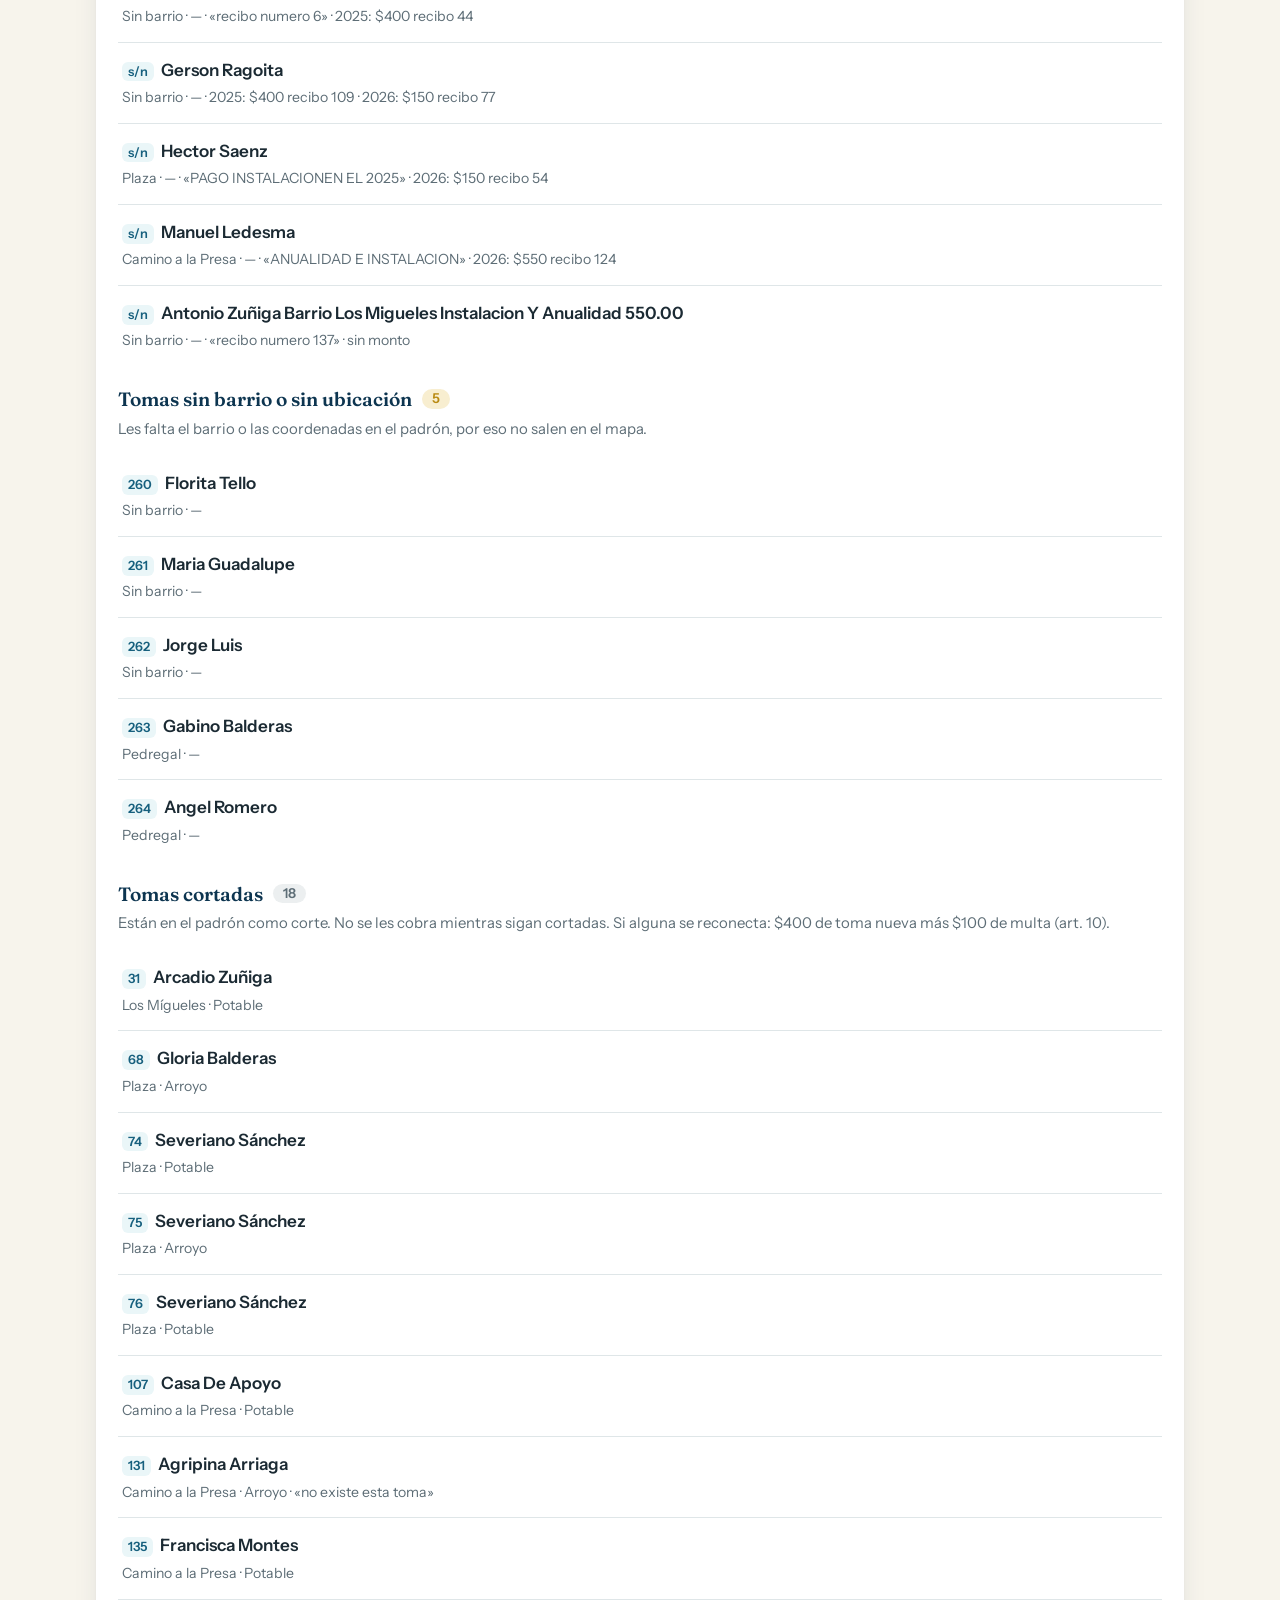
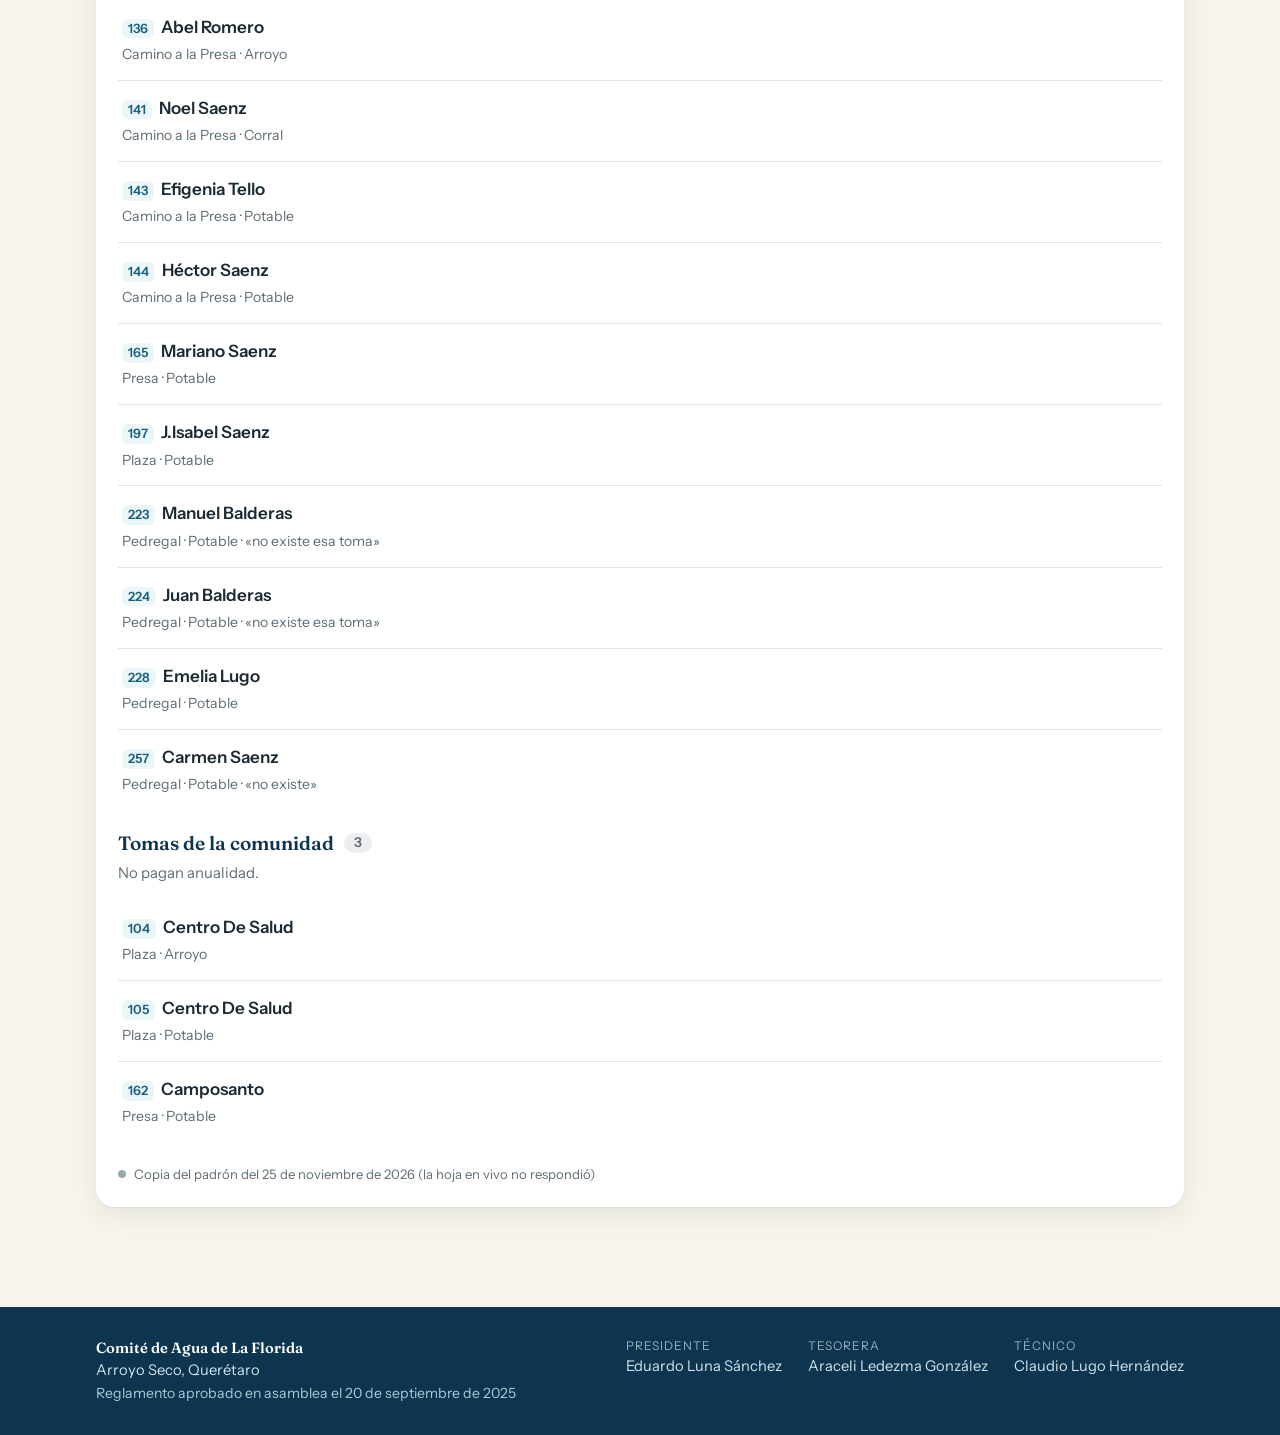
<file: pendientes.html>
<!doctype html>
<html lang="es">
<head>
<meta charset="utf-8">
<meta name="viewport" content="width=device-width, initial-scale=1">
<title>Pendientes del comité</title>
<meta name="description" content="Casos del padrón del agua de La Florida que el Comité tiene que aclarar.">
<link rel="icon" href="assets/gota.svg" type="image/svg+xml">
<link rel="preconnect" href="https://fonts.googleapis.com">
<link rel="preconnect" href="https://fonts.gstatic.com" crossorigin>
<link href="https://fonts.googleapis.com/css2?family=Fraunces:opsz,wght@9..144,500;9..144,600&family=Instrument+Sans:wght@400;600&display=swap" rel="stylesheet" media="print" onload="this.media='all'">
<link rel="stylesheet" href="css/estilo.css?v=20261126h">
</head>
<body>
<div class="ola-top">
  <div class="dentro">
    <span class="etiqueta">Para la próxima reunión</span>
    <h1>Lo que hay que aclarar</h1>
    <p>Casos del padrón que no cuadran o que esperan una decisión del comité. Cuando se resuelvan en la hoja, desaparecen de aquí.</p>
  </div>
  <div id="olas"></div>
</div>

<main>
  <section class="sube">
    <div class="tarjeta" id="grupos"><p class="vacio">Cargando el padrón…</p></div>
  </section>
</main>

<script src="js/config.js?v=20261126h"></script>
<script src="js/padron-copia.js?v=20261126h"></script>
<script src="js/agua.js?v=20261126h"></script>
<script>
(async function () {
  const A = window.AGUA, C = window.AGUA_CONFIG;
  A.pintarMarco('pendientes.html');
  document.getElementById('olas').outerHTML = A.OLAS;
  const datos0 = await A.cargar({ alLlegar: (nuevo, cambio) => cambio ? pintar(nuevo) : (document.querySelector('#grupos .aviso-fuente').outerHTML = A.avisoFuente(nuevo)) });
  pintar(datos0);
  if (location.hash) { const el = document.querySelector(location.hash); if (el) el.scrollIntoView(); }
  function pintar(datos) {
  const P = datos.padron;
  const nota = (t) => t.notas.length ? ' · «' + A.esc(t.notas.join(' · ')) + '»' : '';
  const linea = (t, extra) => '<div class="ficha"><div class="quien">' + (t.toma ? '<a class="toma" href="mapa.html?toma=' + t.toma + '">' + t.toma + '</a>' : '<span class="toma">s/n</span>') + ' ' + A.esc(t.nombre) + '</div>' +
    '<div class="det">' + A.esc(t.barrio) + ' · ' + A.esc(t.fuente) + nota(t) + (extra ? ' · ' + extra : '') + '</div></div>';

  const grupos = [
    { id: 'no-existe', t: 'Tomas que dicen que no existen', d: 'Revisar en campo y, si es cierto, darlas de baja en el padrón para que no cuenten como adeudo.',
      l: P.tomas.filter((t) => t.noExiste && !['cortada', 'baja'].includes(t.estado)) },
    { id: 'corte', t: 'Piden corte o hay que revisar', d: 'Personas que pidieron que les corten la toma, o casos con una nota para revisar.',
      l: P.tomas.filter((t) => t.estado === 'aclarar' && !t.noExiste) },
    { id: 'parcial', t: 'Pagaron menos de la cuota', d: 'Tienen recibo de ' + P.actual + ' pero por menos de $' + C.CUOTA + '. ¿Fue un acuerdo o les falta?',
      l: P.tomas.filter((t) => t.estado === 'parcial'), x: (t) => 'pagó ' + A.pesos(t.pagos[P.actual].monto) },
    { id: 'sueltos', t: 'Pagos anotados sin número de toma', d: 'Renglones al final del padrón: instalaciones o pagos que hay que pasar a su toma (o darle número a la toma nueva).',
      l: P.sueltos, x: (t) => P.anios.filter((a) => t.pagos[a.anio].pagado).map((a) => a.anio + ': ' + A.pesos(t.pagos[a.anio].monto) + ' recibo ' + A.esc(t.pagos[a.anio].recibo)).join(' · ') || 'sin monto' },
    { id: 'sin-mapa', t: 'Tomas sin barrio o sin ubicación', d: 'Les falta el barrio o las coordenadas en el padrón, por eso no salen en el mapa.',
      l: P.tomas.filter((t) => t.barrio === 'Sin barrio' || !isFinite(t.x)) },
    { id: 'cortadas', t: 'Tomas cortadas', d: 'Están en el padrón como corte. No se les cobra mientras sigan cortadas. Si alguna se reconecta: $' + C.TOMA_NUEVA + ' de toma nueva más $' + C.RECARGO + ' de multa (art. 10).',
      l: P.tomas.filter((t) => t.estado === 'cortada'), info: true },
    { id: 'bajas', t: 'Dadas de baja', d: 'Ya no cuentan en las cuentas ni salen en el mapa. Se pueden reactivar desde la tesorería.',
      l: P.tomas.filter((t) => t.estado === 'baja'), info: true },
    { id: 'comunidad', t: 'Tomas de la comunidad', d: 'No pagan anualidad.', l: P.tomas.filter((t) => t.estado === 'exenta'), info: true }
  ];

  document.getElementById('grupos').innerHTML = grupos.filter((g) => g.l.length).map((g) =>
    '<div class="grupo" id="' + g.id + '"><h3>' + g.t + ' <span class="cuenta"' + (g.info ? ' style="background:#eceff0;color:#5d6d76"' : '') + '>' + g.l.length + '</span></h3><p>' + g.d + '</p>' +
    g.l.map((t) => linea(t, g.x && g.x(t))).join('') + '</div>'
  ).join('') + A.avisoFuente(datos);
  }
})();
</script>
</body>
</html>
</file>
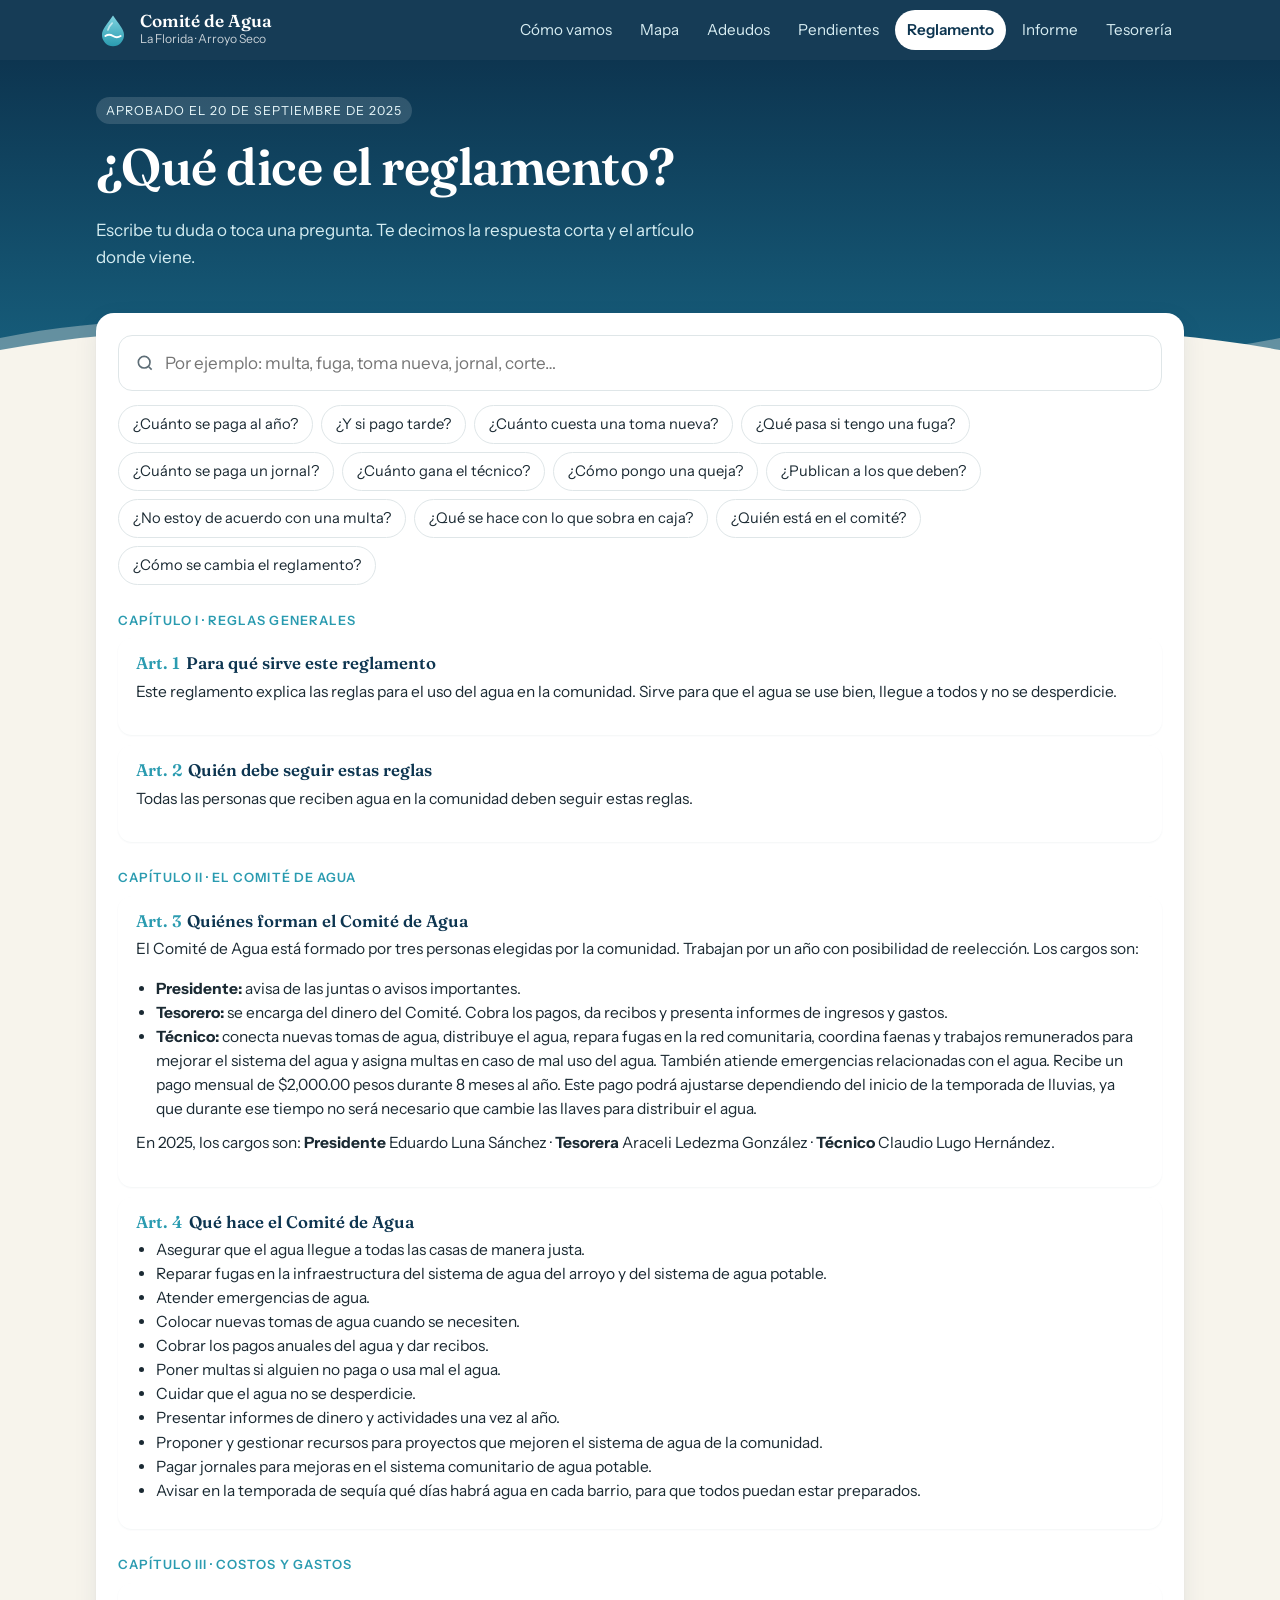
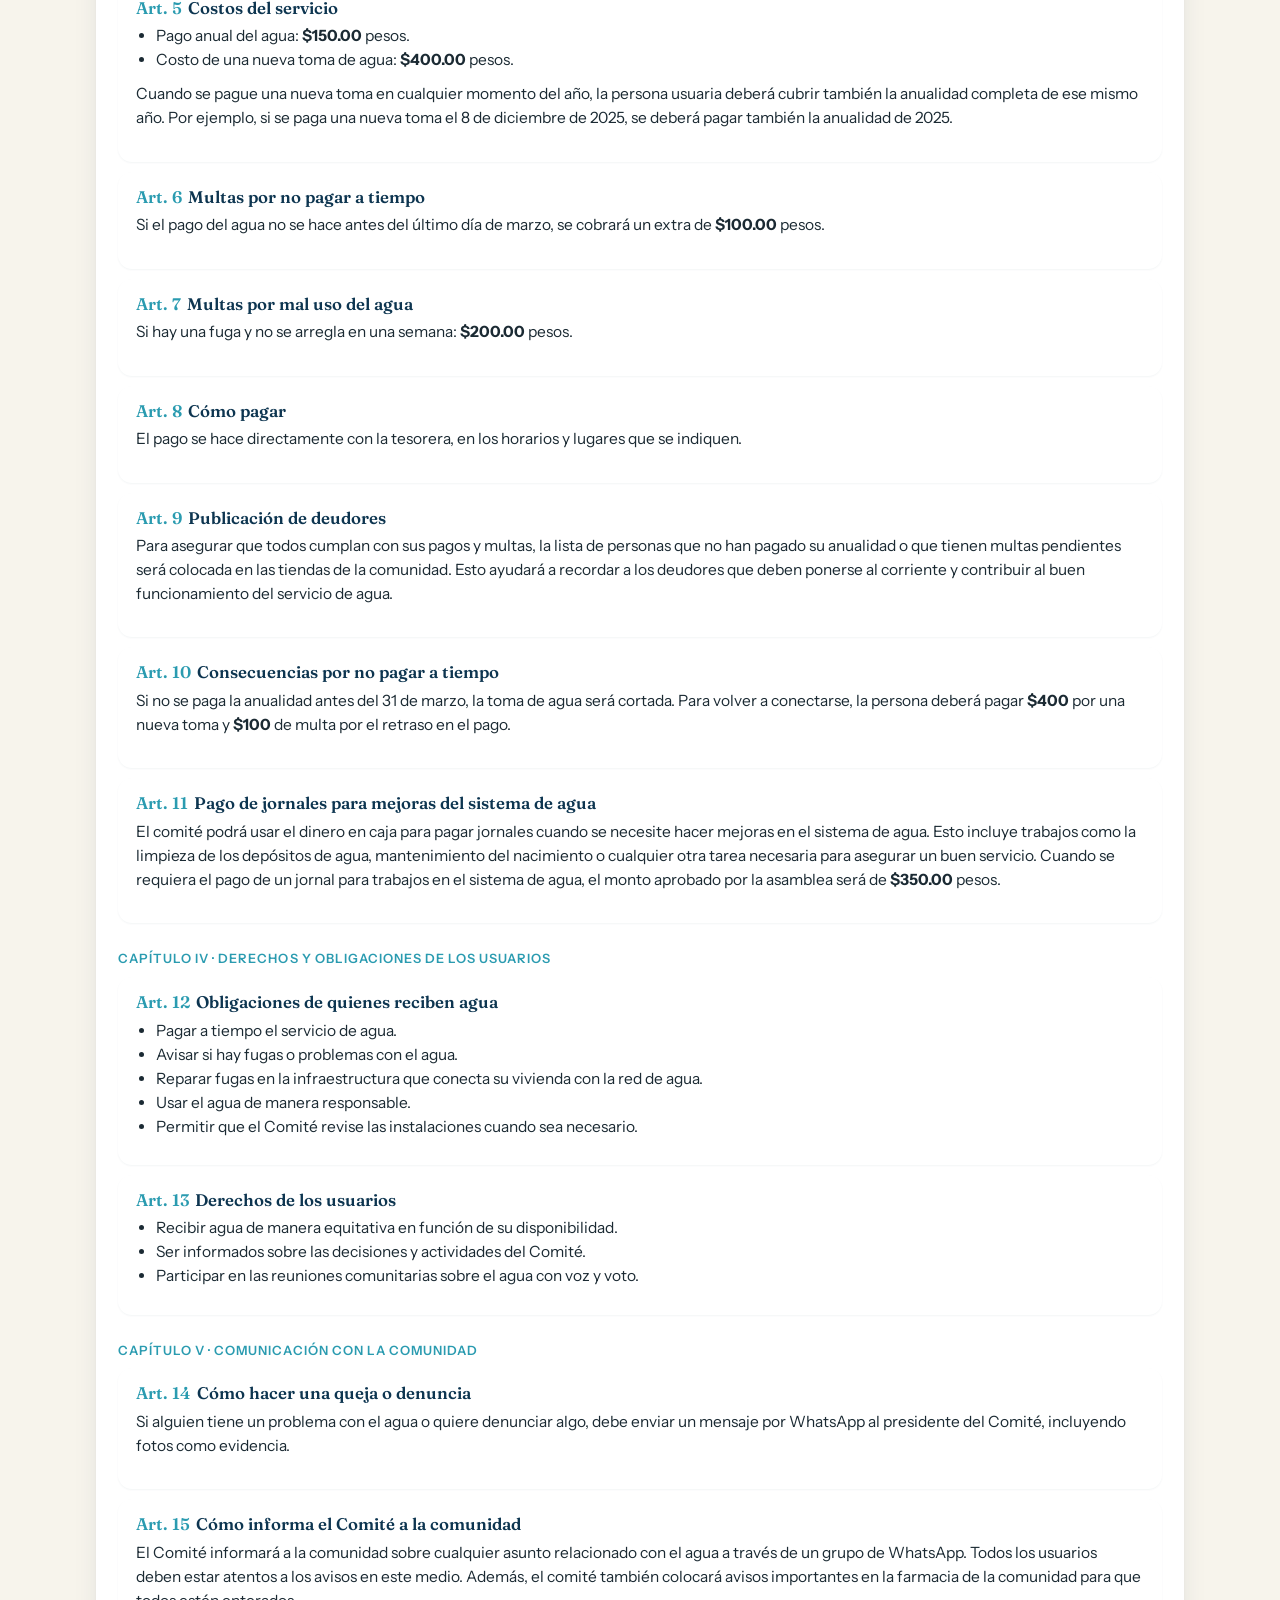
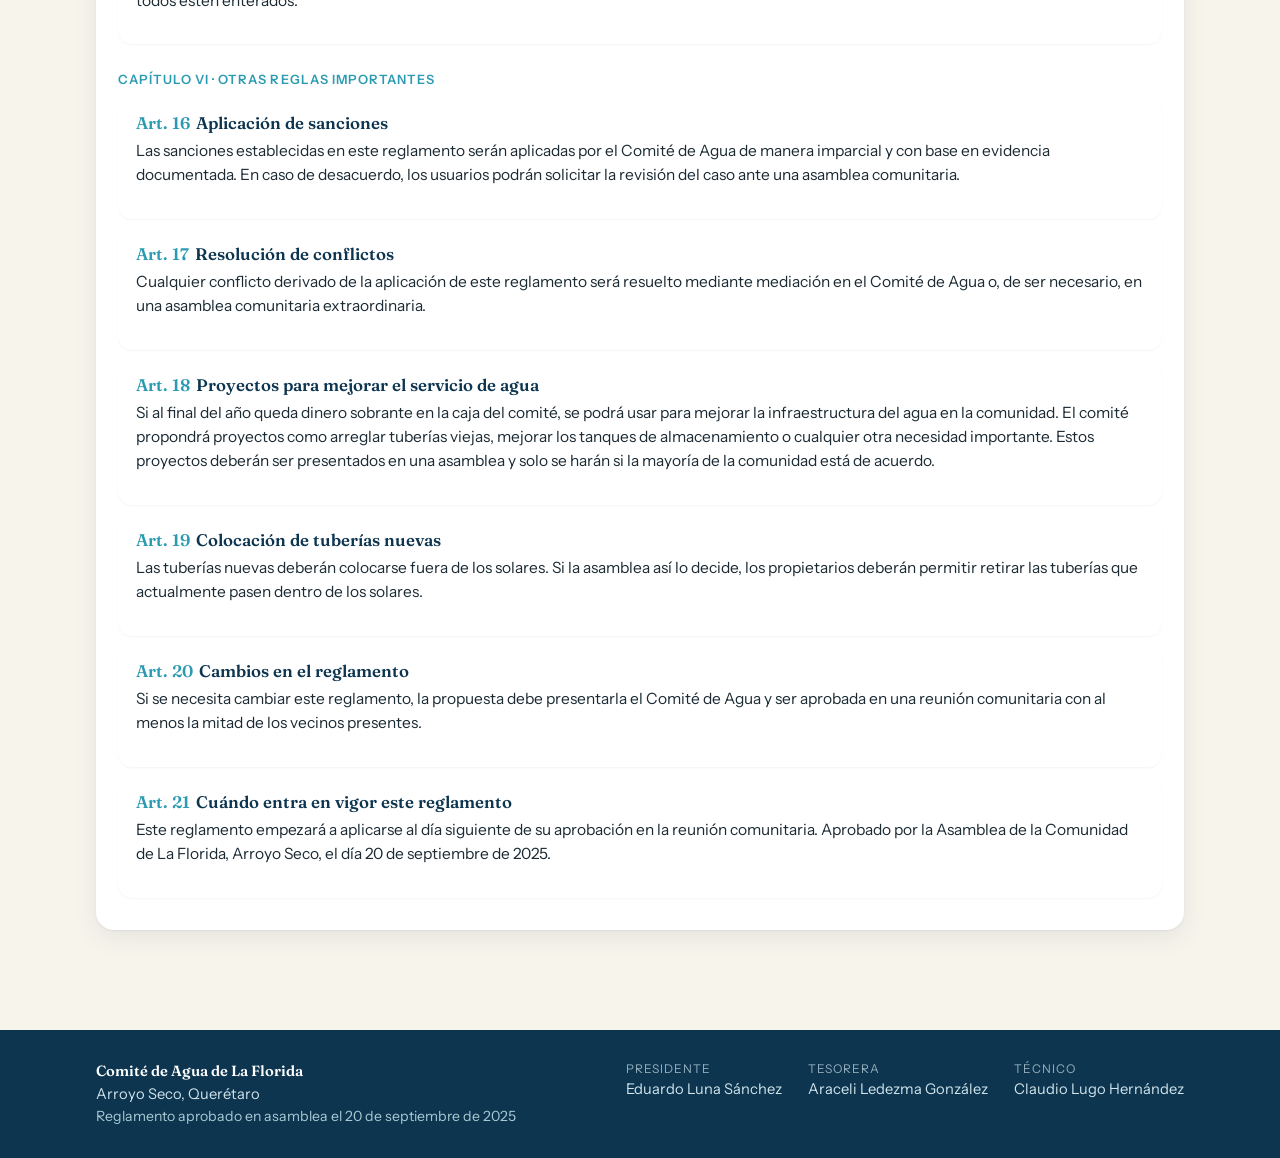
<file: reglamento.html>
<!doctype html>
<html lang="es">
<head>
<meta charset="utf-8">
<meta name="viewport" content="width=device-width, initial-scale=1">
<title>Reglamento del agua</title>
<meta name="description" content="Reglamento del Agua de La Florida, Arroyo Seco, con buscador y respuestas rápidas.">
<link rel="icon" href="assets/gota.svg" type="image/svg+xml">
<link rel="preconnect" href="https://fonts.googleapis.com">
<link rel="preconnect" href="https://fonts.gstatic.com" crossorigin>
<link href="https://fonts.googleapis.com/css2?family=Fraunces:opsz,wght@9..144,500;9..144,600&family=Instrument+Sans:wght@400;600&display=swap" rel="stylesheet" media="print" onload="this.media='all'">
<link rel="stylesheet" href="css/estilo.css?v=20261126h">
</head>
<body>
<div class="ola-top">
  <div class="dentro">
    <span class="etiqueta">Aprobado el 20 de septiembre de 2025</span>
    <h1>¿Qué dice el reglamento?</h1>
    <p>Escribe tu duda o toca una pregunta. Te decimos la respuesta corta y el artículo donde viene.</p>
  </div>
  <div id="olas"></div>
</div>

<main>
  <section class="sube">
    <div class="tarjeta">
      <input class="buscar" id="q" type="search" placeholder="Por ejemplo: multa, fuga, toma nueva, jornal, corte…" autocomplete="off">
      <div class="preguntas" id="preguntas"></div>
      <div class="respuesta" id="respuesta"></div>
      <p class="chico" id="cuenta"></p>
      <div id="articulos"></div>
    </div>
  </section>
</main>

<script src="js/config.js?v=20261126h"></script>
<script src="js/agua.js?v=20261126h"></script>
<script>
(function () {
  const A = window.AGUA;
  A.pintarMarco('reglamento.html');
  document.getElementById('olas').outerHTML = A.OLAS;

  const CAP = {
    1: 'Capítulo I · Reglas generales', 3: 'Capítulo II · El Comité de Agua', 5: 'Capítulo III · Costos y gastos',
    12: 'Capítulo IV · Derechos y obligaciones de los usuarios', 14: 'Capítulo V · Comunicación con la comunidad', 16: 'Capítulo VI · Otras reglas importantes'
  };
  const ART = [
    [1, 'Para qué sirve este reglamento', '<p>Este reglamento explica las reglas para el uso del agua en la comunidad. Sirve para que el agua se use bien, llegue a todos y no se desperdicie.</p>'],
    [2, 'Quién debe seguir estas reglas', '<p>Todas las personas que reciben agua en la comunidad deben seguir estas reglas.</p>'],
    [3, 'Quiénes forman el Comité de Agua', '<p>El Comité de Agua está formado por tres personas elegidas por la comunidad. Trabajan por un año con posibilidad de reelección. Los cargos son:</p><ul><li><b>Presidente:</b> avisa de las juntas o avisos importantes.</li><li><b>Tesorero:</b> se encarga del dinero del Comité. Cobra los pagos, da recibos y presenta informes de ingresos y gastos.</li><li><b>Técnico:</b> conecta nuevas tomas de agua, distribuye el agua, repara fugas en la red comunitaria, coordina faenas y trabajos remunerados para mejorar el sistema del agua y asigna multas en caso de mal uso del agua. También atiende emergencias relacionadas con el agua. Recibe un pago mensual de $2,000.00 pesos durante 8 meses al año. Este pago podrá ajustarse dependiendo del inicio de la temporada de lluvias, ya que durante ese tiempo no será necesario que cambie las llaves para distribuir el agua.</li></ul><p>En 2025, los cargos son: <b>Presidente</b> Eduardo Luna Sánchez · <b>Tesorera</b> Araceli Ledezma González · <b>Técnico</b> Claudio Lugo Hernández.</p>'],
    [4, 'Qué hace el Comité de Agua', '<ul><li>Asegurar que el agua llegue a todas las casas de manera justa.</li><li>Reparar fugas en la infraestructura del sistema de agua del arroyo y del sistema de agua potable.</li><li>Atender emergencias de agua.</li><li>Colocar nuevas tomas de agua cuando se necesiten.</li><li>Cobrar los pagos anuales del agua y dar recibos.</li><li>Poner multas si alguien no paga o usa mal el agua.</li><li>Cuidar que el agua no se desperdicie.</li><li>Presentar informes de dinero y actividades una vez al año.</li><li>Proponer y gestionar recursos para proyectos que mejoren el sistema de agua de la comunidad.</li><li>Pagar jornales para mejoras en el sistema comunitario de agua potable.</li><li>Avisar en la temporada de sequía qué días habrá agua en cada barrio, para que todos puedan estar preparados.</li></ul>'],
    [5, 'Costos del servicio', '<ul><li>Pago anual del agua: <b>$150.00</b> pesos.</li><li>Costo de una nueva toma de agua: <b>$400.00</b> pesos.</li></ul><p>Cuando se pague una nueva toma en cualquier momento del año, la persona usuaria deberá cubrir también la anualidad completa de ese mismo año. Por ejemplo, si se paga una nueva toma el 8 de diciembre de 2025, se deberá pagar también la anualidad de 2025.</p>'],
    [6, 'Multas por no pagar a tiempo', '<p>Si el pago del agua no se hace antes del último día de marzo, se cobrará un extra de <b>$100.00</b> pesos.</p>'],
    [7, 'Multas por mal uso del agua', '<p>Si hay una fuga y no se arregla en una semana: <b>$200.00</b> pesos.</p>'],
    [8, 'Cómo pagar', '<p>El pago se hace directamente con la tesorera, en los horarios y lugares que se indiquen.</p>'],
    [9, 'Publicación de deudores', '<p>Para asegurar que todos cumplan con sus pagos y multas, la lista de personas que no han pagado su anualidad o que tienen multas pendientes será colocada en las tiendas de la comunidad. Esto ayudará a recordar a los deudores que deben ponerse al corriente y contribuir al buen funcionamiento del servicio de agua.</p>'],
    [10, 'Consecuencias por no pagar a tiempo', '<p>Si no se paga la anualidad antes del 31 de marzo, la toma de agua será cortada. Para volver a conectarse, la persona deberá pagar <b>$400</b> por una nueva toma y <b>$100</b> de multa por el retraso en el pago.</p>'],
    [11, 'Pago de jornales para mejoras del sistema de agua', '<p>El comité podrá usar el dinero en caja para pagar jornales cuando se necesite hacer mejoras en el sistema de agua. Esto incluye trabajos como la limpieza de los depósitos de agua, mantenimiento del nacimiento o cualquier otra tarea necesaria para asegurar un buen servicio. Cuando se requiera el pago de un jornal para trabajos en el sistema de agua, el monto aprobado por la asamblea será de <b>$350.00</b> pesos.</p>'],
    [12, 'Obligaciones de quienes reciben agua', '<ul><li>Pagar a tiempo el servicio de agua.</li><li>Avisar si hay fugas o problemas con el agua.</li><li>Reparar fugas en la infraestructura que conecta su vivienda con la red de agua.</li><li>Usar el agua de manera responsable.</li><li>Permitir que el Comité revise las instalaciones cuando sea necesario.</li></ul>'],
    [13, 'Derechos de los usuarios', '<ul><li>Recibir agua de manera equitativa en función de su disponibilidad.</li><li>Ser informados sobre las decisiones y actividades del Comité.</li><li>Participar en las reuniones comunitarias sobre el agua con voz y voto.</li></ul>'],
    [14, 'Cómo hacer una queja o denuncia', '<p>Si alguien tiene un problema con el agua o quiere denunciar algo, debe enviar un mensaje por WhatsApp al presidente del Comité, incluyendo fotos como evidencia.</p>'],
    [15, 'Cómo informa el Comité a la comunidad', '<p>El Comité informará a la comunidad sobre cualquier asunto relacionado con el agua a través de un grupo de WhatsApp. Todos los usuarios deben estar atentos a los avisos en este medio. Además, el comité también colocará avisos importantes en la farmacia de la comunidad para que todos estén enterados.</p>'],
    [16, 'Aplicación de sanciones', '<p>Las sanciones establecidas en este reglamento serán aplicadas por el Comité de Agua de manera imparcial y con base en evidencia documentada. En caso de desacuerdo, los usuarios podrán solicitar la revisión del caso ante una asamblea comunitaria.</p>'],
    [17, 'Resolución de conflictos', '<p>Cualquier conflicto derivado de la aplicación de este reglamento será resuelto mediante mediación en el Comité de Agua o, de ser necesario, en una asamblea comunitaria extraordinaria.</p>'],
    [18, 'Proyectos para mejorar el servicio de agua', '<p>Si al final del año queda dinero sobrante en la caja del comité, se podrá usar para mejorar la infraestructura del agua en la comunidad. El comité propondrá proyectos como arreglar tuberías viejas, mejorar los tanques de almacenamiento o cualquier otra necesidad importante. Estos proyectos deberán ser presentados en una asamblea y solo se harán si la mayoría de la comunidad está de acuerdo.</p>'],
    [19, 'Colocación de tuberías nuevas', '<p>Las tuberías nuevas deberán colocarse fuera de los solares. Si la asamblea así lo decide, los propietarios deberán permitir retirar las tuberías que actualmente pasen dentro de los solares.</p>'],
    [20, 'Cambios en el reglamento', '<p>Si se necesita cambiar este reglamento, la propuesta debe presentarla el Comité de Agua y ser aprobada en una reunión comunitaria con al menos la mitad de los vecinos presentes.</p>'],
    [21, 'Cuándo entra en vigor este reglamento', '<p>Este reglamento empezará a aplicarse al día siguiente de su aprobación en la reunión comunitaria. Aprobado por la Asamblea de la Comunidad de La Florida, Arroyo Seco, el día 20 de septiembre de 2025.</p>']
  ];

  // Preguntas frecuentes: respuesta corta + artículos + palabras que las disparan
  const FAQ = [
    ['¿Cuánto se paga al año?', 'La anualidad es de $150 por toma. Se paga con la tesorera antes del 31 de marzo.', [5, 8], 'cuanto pago anualidad cuota año anual precio cuesta'],
    ['¿Y si pago tarde?', 'Después del último día de marzo se cobran $100 de recargo y la toma se corta. Para reconectarla: $400 de toma nueva más los $100 de multa.', [6, 10], 'tarde atraso retraso recargo vencido despues marzo no pague corte cortan reconexion reconectar'],
    ['¿Cuánto cuesta una toma nueva?', '$400, y además se paga la anualidad completa del año en que se pone, aunque sea en diciembre.', [5], 'toma nueva instalacion conectar nueva conexion'],
    ['¿Qué pasa si tengo una fuga?', 'Hay que avisar al comité y arreglarla. Si es de tu casa a la red y no se arregla en una semana, la multa es de $200.', [7, 12], 'fuga fugas tirando desperdicio llave abierta multa reparar'],
    ['¿Cuánto se paga un jornal?', '$350 por jornal, para trabajos de mejora: limpiar depósitos, mantener el nacimiento y otros.', [11], 'jornal faena trabajo limpieza deposito nacimiento peon'],
    ['¿Cuánto gana el técnico?', '$2,000 al mes durante 8 meses al año; puede ajustarse según cuándo empiecen las lluvias.', [3], 'tecnico sueldo pago claudio llaves'],
    ['¿Cómo pongo una queja?', 'Por WhatsApp al presidente del comité, con fotos como evidencia.', [14], 'queja denuncia problema reportar whatsapp'],
    ['¿Publican a los que deben?', 'Sí: la lista de quienes no han pagado o tienen multas se pone en las tiendas de la comunidad.', [9], 'deudores lista tiendas publicar deben'],
    ['¿No estoy de acuerdo con una multa?', 'Puedes pedir que se revise tu caso en una asamblea comunitaria. Los conflictos se median primero en el comité.', [16, 17], 'desacuerdo multa injusta apelar revisar conflicto pleito asamblea'],
    ['¿Qué se hace con lo que sobra en caja?', 'Se puede usar en mejoras (tuberías, tanques), pero solo si el proyecto se presenta en asamblea y la mayoría está de acuerdo.', [18], 'sobra sobrante dinero caja proyecto mejora tanque tuberia'],
    ['¿Quién está en el comité?', 'Presidente Eduardo Luna Sánchez, tesorera Araceli Ledezma González y técnico Claudio Lugo Hernández.', [3], 'comite quien presidente tesorera tesorero cargos'],
    ['¿Cómo se cambia el reglamento?', 'El comité presenta la propuesta y se aprueba en reunión comunitaria con al menos la mitad de los vecinos presentes.', [20], 'cambiar reglamento modificar reforma']
  ];

  const $ = (id) => document.getElementById(id);
  const plano = (h) => h.replace(/<[^>]+>/g, ' ');
  ART.forEach((a) => (a.busca = A.sinAcentos(a[1] + ' ' + plano(a[2]))));

  $('preguntas').innerHTML = FAQ.map((f, i) => '<button class="chip" data-i="' + i + '">' + f[0] + '</button>').join('');

  function resaltar(html, palabras) {
    if (!palabras.length) return html;
    return html.replace(/>([^<]+)</g, (m, txt) => {
      let out = txt;
      palabras.forEach((p) => {
        const rx = new RegExp('(' + p.split('').map((c) => {
          const v = { a: '[aá]', e: '[eé]', i: '[ií]', o: '[oó]', u: '[uúü]', n: '[nñ]' }[c];
          return v || c.replace(/[.*+?^${}()|[\]\\]/g, '\\$&');
        }).join('') + ')', 'gi');
        out = out.replace(rx, '<mark>$1</mark>');
      });
      return '>' + out + '<';
    });
  }

  function pintar(lista, palabras) {
    let html = '', cap = null;
    lista.forEach((a) => {
      const c = Object.keys(CAP).filter((k) => +k <= a[0]).pop();
      if (c !== cap) { cap = c; html += '<p class="capitulo">' + CAP[c] + '</p>'; }
      html += '<article class="articulo" id="art-' + a[0] + '"><h3><em>Art. ' + a[0] + '</em>' + a[1] + '</h3>' + resaltar(a[2], palabras) + '</article>';
    });
    $('articulos').innerHTML = html || '<p class="vacio">No encontré esa palabra en el reglamento. Prueba con otra, o pregúntale al comité.</p>';
  }

  function mostrarFaq(i, desdeBusqueda) {
    const f = FAQ[i];
    document.querySelectorAll('#preguntas .chip').forEach((c) => c.setAttribute('aria-pressed', +c.dataset.i === i));
    const r = $('respuesta');
    r.innerHTML = '<b>' + f[0] + '</b>' + f[1] + '<div class="ir-art" style="margin-top:6px">' +
      f[2].map((n) => '<a href="#art-' + n + '" data-art="' + n + '">Ver artículo ' + n + '</a>').join(' · ') + '</div>';
    r.classList.add('ver');
    if (!desdeBusqueda) { $('q').value = ''; pintar(ART, []); $('cuenta').textContent = ''; }
  }

  $('preguntas').addEventListener('click', (e) => { const c = e.target.closest('.chip'); if (c) mostrarFaq(+c.dataset.i); });
  $('respuesta').addEventListener('click', (e) => {
    const a = e.target.closest('[data-art]'); if (!a) return;
    e.preventDefault();
    const el = $('art-' + a.dataset.art);
    if (!el) { $('q').value = ''; pintar(ART, []); }
    const art = $('art-' + a.dataset.art);
    art.scrollIntoView({ behavior: 'smooth', block: 'center' });
    art.classList.add('foco'); setTimeout(() => art.classList.remove('foco'), 2200);
  });

  const VACIAS = new Set(['que', 'de', 'la', 'el', 'si', 'se', 'y', 'a', 'en', 'un', 'una', 'por', 'para', 'mi', 'me', 'lo', 'los', 'las', 'hay', 'como', 'cuanto', 'es', 'del', 'al', 'pasa', 'tengo', 'no']);
  $('q').addEventListener('input', () => {
    const q = A.sinAcentos($('q').value.trim());
    if (!q) { pintar(ART, []); $('cuenta').textContent = ''; $('respuesta').classList.remove('ver'); return; }
    const palabras = q.split(/[^a-z0-9ñ]+/).filter((p) => p.length > 2 && !VACIAS.has(p));
    if (!palabras.length) return;
    // la pregunta frecuente que mejor coincide
    let mejor = -1, puntos = 0;
    FAQ.forEach((f, i) => {
      const claves = A.sinAcentos(f[0] + ' ' + f[3]);
      const p = palabras.filter((w) => claves.includes(w) || claves.includes(w.slice(0, -1))).length;
      if (p > puntos) { puntos = p; mejor = i; }
    });
    if (mejor >= 0) mostrarFaq(mejor, true); else { $('respuesta').classList.remove('ver'); document.querySelectorAll('#preguntas .chip').forEach((c) => c.setAttribute('aria-pressed', false)); }
    const lista = ART.filter((a) => palabras.some((w) => a.busca.includes(w)));
    $('cuenta').textContent = lista.length ? lista.length + (lista.length === 1 ? ' artículo habla' : ' artículos hablan') + ' de eso:' : '';
    pintar(lista, palabras);
  });

  pintar(ART, []);
  if (location.hash) { const el = document.querySelector(location.hash); if (el) el.scrollIntoView(); }
})();
</script>
</body>
</html>
</file>
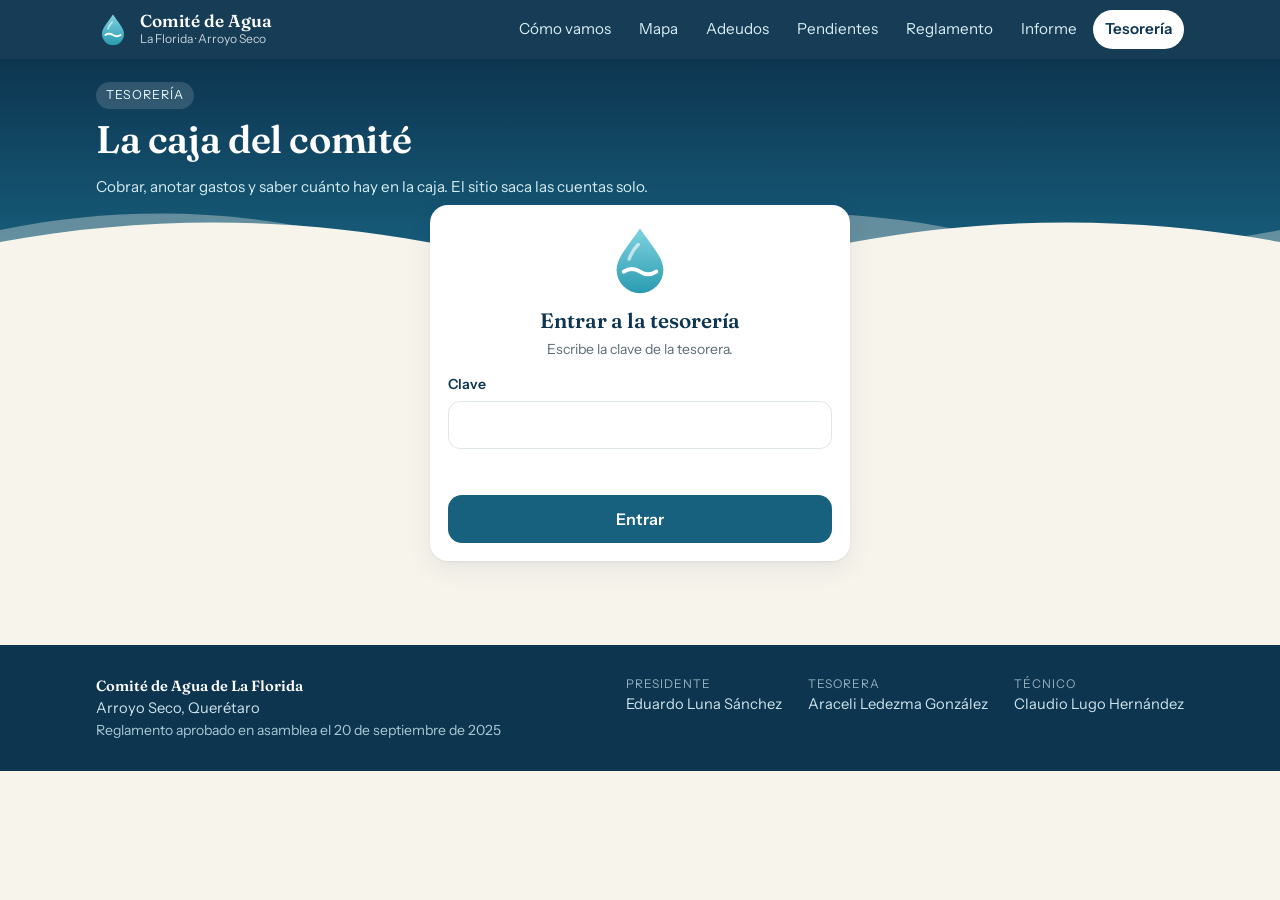
<file: tesoreria.html>
<!doctype html>
<html lang="es">
<head>
<meta charset="utf-8">
<meta name="viewport" content="width=device-width, initial-scale=1">
<title>Tesorería del agua</title>
<meta name="description" content="Caja del Comité de Agua de La Florida: gastos, ingresos y saldo.">
<meta name="robots" content="noindex">
<link rel="icon" href="assets/gota.svg" type="image/svg+xml">
<link rel="preconnect" href="https://fonts.googleapis.com">
<link rel="preconnect" href="https://fonts.gstatic.com" crossorigin>
<link href="https://fonts.googleapis.com/css2?family=Fraunces:opsz,wght@9..144,500;9..144,600&family=Instrument+Sans:wght@400;600&display=swap" rel="stylesheet" media="print" onload="this.media='all'">
<link rel="stylesheet" href="css/estilo.css?v=20261126h">
</head>
<body class="teso">
<div class="ola-top">
  <div class="dentro">
    <span class="etiqueta">Tesorería</span>
    <h1 id="titulo">La caja del comité</h1>
    <p id="sub">Cobrar, anotar gastos y saber cuánto hay en la caja. El sitio saca las cuentas solo.</p>
  </div>
  <div id="olas"></div>
</div>

<main>
  <!-- 1. Puerta -->
  <section class="sube" id="puerta">
    <div class="tarjeta puerta">
      <div id="puerta-gota"></div>
      <h2>Entrar a la tesorería</h2>
      <p class="chico">Escribe la clave de la tesorera.</p>
      <form id="f-entrar">
        <label class="campo"><span>Clave</span><input id="clave" type="password" autocomplete="current-password" required></label>
        <p class="error" id="e-entrar"></p>
        <button class="boton" style="width:100%" id="b-entrar">Entrar</button>
      </form>
    </div>
  </section>

  <!-- 2. Adentro -->
  <div id="adentro" hidden>
    <div id="cola" class="cola-banda" hidden></div>
    <section class="sube" id="caja">
      <div class="tarjeta caja-grande">
        <small>Hay en caja</small>
        <b class="num" id="saldo">—</b>
        <div class="desglose" id="desglose"></div>
        <button class="boton claro" type="button" id="b-contar" style="margin-top:16px">💵 Decir cuánto tengo en la caja</button>
      </div>
      <div class="tarjeta" id="contar" hidden style="margin-top:14px">
        <h2>¿Cuánto dinero tienes ahorita?</h2>
        <p class="chico">Cuenta el dinero de la caja y escríbelo. A partir de este momento el sitio parte de esa cantidad:
          le suma las anualidades nuevas que se anoten en el padrón y lo que entre aparte, y le resta los gastos que anotes.</p>
        <form id="f-corte">
          <label class="campo monto"><span>Tengo en la caja</span><input id="c-monto" type="number" inputmode="decimal" min="0" step="0.01" placeholder="$0" required></label>
          <label class="campo"><span>Nota <small style="font-weight:400;color:#5d6d76">(si quieres; por ejemplo, «incluye lo del banco»)</small></span><input id="c-nota" maxlength="300"></label>
          <p class="error" id="e-corte"></p>
          <div style="display:flex;gap:10px;flex-wrap:wrap">
            <button class="boton" id="b-corte" style="flex:1">Guardar lo que tengo</button>
            <button class="boton claro" type="button" id="b-corte-no">Cancelar</button>
          </div>
        </form>
      </div>
    </section>

    <section id="menu">
      <div class="grandes">
        <button type="button" class="grande" data-ver="cobrar"><span>💵</span><div><b>Cobrar</b><small>Alguien viene a pagar su agua</small></div></button>
        <button type="button" class="grande" data-ver="gasto"><span>🧾</span><div><b>Anotar un gasto</b><small>Se pagó algo con dinero de la caja</small></div></button>
      </div>
      <details class="tarjeta mas">
        <summary>Más opciones</summary>
        <div class="mas-lista">
          <button type="button" data-ver="contar">💵 Contar la caja</button>
          <button type="button" data-ver="ingreso">💰 Entró dinero aparte (multa, donativo…)</button>
          <button type="button" data-ver="nueva">🚰 Dar de alta una toma nueva</button>
          <button type="button" data-ver="toma">✏️ Corregir o dar de baja una toma</button>
          <button type="button" data-ver="movs">📒 Ver gastos e ingresos anotados</button>
          <button type="button" data-ver="cambios">🕘 Historial de cambios en el padrón</button>
        </div>
      </details>
    </section>

    <div class="volver" id="volver" hidden><button type="button" class="boton claro" data-ver="inicio">← Volver al inicio</button></div>

    <section id="s-anotar" hidden>
      <div class="tarjeta" id="anotar">
        <h2 id="t-anotar">Anotar un gasto</h2>
        <div class="pestanas" role="group" hidden>
          <button data-tipo="Egreso" aria-pressed="true">Un gasto</button>
          <button data-tipo="Ingreso" aria-pressed="false">Entró dinero</button>
        </div>
        <div class="atajos" id="atajos"></div>
        <form id="f-mov" hidden>
          <div id="jornales" hidden>
            <span class="chico">¿Cuántos jornales?</span>
            <div class="filtros" id="n-jornales" style="margin-top:6px"></div>
          </div>
          <label class="campo"><span id="l-concepto">¿Qué fue?</span><input id="concepto" required maxlength="120"></label>
          <label class="campo monto"><span>¿Cuánto?</span><input id="monto" type="number" inputmode="decimal" min="1" step="0.01" placeholder="$0" required></label>
          <div class="rejilla r2" style="gap:0 16px">
            <label class="campo"><span>¿Cuándo?</span><input id="fecha" type="date" required></label>
            <label class="campo"><span id="l-quien">¿A quién se le pagó?</span><input id="pagado_a" maxlength="80"></label>
          </div>
          <label class="campo"><span>Nota <small style="font-weight:400;color:#5d6d76">(si quieres)</small></span><textarea id="nota" rows="2" maxlength="300"></textarea></label>
          <label class="campo"><span>Tu nombre</span><input id="registro" maxlength="60" required></label>
          <p class="error" id="e-mov"></p>
          <button class="boton" id="b-guardar" style="width:100%">Guardar</button>
        </form>
        <div class="listo" id="listo" hidden></div>
        <p class="chico" id="nota-anualidad" style="margin:14px 0 0">Las anualidades no se anotan aquí: se cobran en el padrón y se suman solas a la caja.</p>
      </div>
    </section>


    <section id="padron" hidden>
      <div class="tarjeta">
        <h2 id="t-padron">Cobrar</h2>
        <p class="chico solo-ancho">Lo que se guarda aquí se escribe directo en el padrón (y queda en la pestaña «Cambios» con tu nombre).</p>
        <div class="pestanas" role="group" id="p-tabs" hidden>
          <button data-p="cobrar" aria-pressed="true">💵 Cobrar</button>
          <button data-p="nueva" aria-pressed="false">➕ Toma nueva</button>
          <button data-p="toma" aria-pressed="false">✏️ Corregir o dar de baja</button>
          <button data-p="cambios" aria-pressed="false">🕘 Historial</button>
        </div>

        <div id="p-cobrar" class="p-panel">
          <input class="buscar" id="c-q" type="search" placeholder="Nombre, barrio, toma o recibo" autocomplete="off">
          <div class="ayuda-busca"><button class="boton claro" type="button" data-cerca="c">📍 Cerca de mí</button>
            <a class="boton claro" href="mapa.html">🗺 En el mapa</a>
            <details class="pista"><summary>¿No aparece?</summary><p>Puede estar a nombre de otra persona de la familia. Prueba con el apellido y el barrio («Saenz Presa») o con el número de un recibo de otro año: salen todas las tomas que se pagaron juntas.</p></details></div>
          <div class="resultados" id="c-res" hidden></div>
          <form id="f-cobrar" hidden>
            <div class="cuenta-cab" id="c-cab"></div>
            <div class="cuenta-lista" id="c-items"></div>
            <div class="cuenta-mas" id="c-mas"></div>
            <div class="cuenta-total"><span>Total a cobrar</span><b class="num" id="c-total">$0</b></div>
            <div class="rejilla r2" style="gap:0 16px">
              <label class="campo"><span>Número de recibo</span><input id="c-recibo" inputmode="numeric" pattern="[0-9]+" required placeholder="Ej. 160" enterkeyhint="done" autocomplete="off"></label>
              <label class="campo"><span>Nota <small style="font-weight:400;color:#5d6d76">(si quieres)</small></span><input id="c-nota2" maxlength="200" placeholder="Ej. pagó su hija Rosa"></label>
            </div>
            <p class="aviso-recibo" id="aviso-recibo" hidden></p>
            <div class="confirmar" id="c-confirmar" hidden></div>
            <p class="error" id="e-cobrar"></p>
            <div class="ft-botones"><button class="boton" id="b-cobrar" style="flex:2">Revisar y guardar</button>
              <button class="boton claro" type="button" id="b-cancelar-cobro" style="flex:1">Cancelar</button></div>
          </form>
          <div id="c-aviso" class="aviso-guardado" hidden></div>
          <div id="c-hoy"></div>
        </div>

        <div id="p-nueva" class="p-panel" hidden>
          <form id="f-nueva">
            <div class="rejilla r2" style="gap:0 16px">
              <label class="campo"><span>Nombre</span><input id="n-nombre" required maxlength="60"></label>
              <label class="campo"><span>Apellido</span><input id="n-apellido" maxlength="60"></label>
              <label class="campo"><span>Barrio</span><select id="n-barrio" required></select></label>
              <label class="campo"><span>Agua</span><select id="n-fuente"><option>Potable</option><option>Arroyo</option></select></label>
            </div>
            <div class="toma-elegida">
              <b>¿Dónde está la toma? <span class="chico" style="font-weight:400">(opcional)</span></b>
              <p class="chico" style="margin:4px 0 10px">Si estás parada junto a la toma, toca el botón y el teléfono pone la ubicación. Si no, déjalo vacío:
                la toma se da de alta igual y la ubicación se pone después en «Corregir o dar de baja» (saldrá en Pendientes como «sin ubicación»).</p>
              <button class="boton claro" type="button" id="n-gps">📍 Usar mi ubicación</button>
              <div class="rejilla r2" style="gap:0 16px;margin-top:10px">
                <label class="campo"><span>Latitud</span><input id="n-lat" inputmode="decimal" placeholder="21.41…"></label>
                <label class="campo"><span>Longitud</span><input id="n-lng" inputmode="decimal" placeholder="-99.73…"></label>
              </div>
            </div>
            <div class="rejilla r2" style="gap:0 16px">
              <label class="campo"><span>Año de la anualidad</span><select id="n-anio"></select></label>
              <label class="campo monto"><span>Total que recibes</span><input id="n-monto" type="number" inputmode="decimal" min="1" step="0.01" required></label>
              <label class="campo"><span>Número de recibo</span><input id="n-recibo" inputmode="numeric" pattern="[0-9]+" required></label>
              <label class="campo"><span>Nota <small style="font-weight:400;color:#5d6d76">(si quieres)</small></span><input id="n-nota" maxlength="200"></label>
            </div>
            <p class="chico">Toma nueva: $400 más la anualidad completa del año (art. 5).</p>
            <p class="error" id="e-nueva"></p>
            <button class="boton" id="b-nueva" style="width:100%">Dar de alta la toma</button>
          </form>
          <div id="n-listo" hidden></div>
        </div>

        <div id="p-toma" class="p-panel" hidden>
          <input class="buscar" id="t-q" type="search" placeholder="Nombre, barrio, toma o recibo" autocomplete="off">
          <div class="ayuda-busca"><button class="boton claro" type="button" data-cerca="t">📍 Tomas cerca de mí</button></div>
          <div class="resultados" id="t-res" hidden></div>
          <div id="t-edit" hidden>
            <div class="toma-elegida" id="t-toma"></div>
            <h3>¿Cómo está esta toma?</h3>
            <form id="f-estado">
              <div class="conceptos" id="t-estados"></div>
              <label class="campo"><span>¿Por qué? (queda anotado)</span><input id="t-motivo" required maxlength="300" placeholder="Ej. revisamos en campo y la toma no existe"></label>
              <p class="error" id="e-estado"></p>
              <button class="boton" id="b-estado">Guardar cómo está</button>
            </form>
            <h3 style="margin-top:26px">Corregir datos</h3>
            <form id="f-datos">
              <div class="rejilla r2" style="gap:0 16px">
                <label class="campo"><span>Nombre</span><input id="d-nombre" maxlength="60"></label>
                <label class="campo"><span>Apellido</span><input id="d-apellido" maxlength="60"></label>
                <label class="campo"><span>Barrio</span><select id="d-barrio"></select></label>
                <label class="campo"><span>Agua</span><select id="d-fuente"><option>Potable</option><option>Arroyo</option><option>Corral</option></select></label>
                <label class="campo"><span>Latitud</span><input id="d-lat" inputmode="decimal"></label>
                <label class="campo"><span>Longitud</span><input id="d-lng" inputmode="decimal"></label>
              </div>
              <button class="boton claro" type="button" id="d-gps" style="margin-bottom:14px">📍 Poner mi ubicación actual</button>
              <p class="error" id="e-datos"></p>
              <button class="boton claro" id="b-datos" style="width:100%">Guardar correcciones</button>
            </form>
          </div>
        </div>

        <div id="p-cambios" class="p-panel bitacora" hidden>
          <p class="chico">Aquí queda todo lo que se cambió en el padrón desde esta página: <b>quién</b>, <b>cuándo</b> y <b>qué</b>
            (un cobro, una toma nueva, una baja, una corrección). Sirve para revisar si algo salió mal y para rendir cuentas. Si un cobro quedó equivocado,
            se puede deshacer desde aquí. Lo mismo está en la pestaña «Cambios» de la hoja del padrón.</p>
          <div id="cambios"></div></div>
      </div>
    </section>

    <section id="s-movs" hidden>
      <div class="tarjeta">
        <h2>Gastos e ingresos anotados</h2>
        <div id="movs"></div>
      </div>
    </section>

  </div>
</main>

<script src="js/config.js?v=20261126h"></script>
<script src="js/padron-copia.js?v=20261126h"></script>
<script src="js/agua.js?v=20261126h"></script>
<script>
(async function () {
  const A = window.AGUA, C = window.AGUA_CONFIG;
  A.pintarMarco('tesoreria.html');
  document.getElementById('olas').outerHTML = A.OLAS;
  const $ = (id) => document.getElementById(id);
  $('puerta-gota').innerHTML = A.GOTA.replace('<svg', '<svg width="72" height="72"');

  const guardado = {
    get(k) { try { return sessionStorage.getItem(k) || localStorage.getItem(k) || ''; } catch (e) { return ''; } },
    set(k, v, siempre) { try { (siempre ? localStorage : sessionStorage).setItem(k, v); } catch (e) {} }
  };

  const ATAJOS = {
    Egreso: [
      { e: '👷', n: 'Pago al técnico', m: C.PAGO_TECNICO, q: 'Claudio Lugo Hernández', s: '$2,000 al mes' },
      { e: '🧑‍🌾', n: 'Jornales', m: C.JORNAL, s: '$350 cada uno', jornal: true },
      { e: '🔧', n: 'Material o tubería', s: 'mangueras, coples, llaves' },
      { e: '🚰', n: 'Reparación de fuga', s: 'trabajo o refacción' },
      { e: '🧾', n: 'Papelería y recibos', s: 'copias, talonarios' },
      { e: '✏️', n: 'Otro gasto', s: 'escribe qué fue', otro: true }
    ],
    Ingreso: [
      { e: '💧', n: 'Toma nueva', m: C.TOMA_NUEVA + C.CUOTA, s: '$400 + anualidad del año' },
      { e: '⏰', n: 'Multa por pagar tarde', m: C.RECARGO, s: '$100' },
      { e: '🚱', n: 'Multa por fuga', m: C.MULTA_FUGA, s: '$200' },
      { e: '🤝', n: 'Donativo o apoyo', s: 'de alguien o de un programa' },
      { e: '✏️', n: 'Otro ingreso', s: 'escribe qué fue', otro: true }
    ]
  };

  let tipo = 'Egreso', clave = guardado.get('agua-clave'), datos = null;

  // ---------- puerta ----------
  if (!C.SCRIPT_URL) {
    $('e-entrar').innerHTML = 'Todavía no está conectada la hoja de la tesorería. Hay que publicar el Apps Script (instrucciones en <code>apps-script/INSTALAR.md</code>).';
    $('b-entrar').disabled = true;
  }
  $('f-entrar').addEventListener('submit', async (ev) => {
    ev.preventDefault();
    const v = $('clave').value.trim();
    $('b-entrar').disabled = true; $('e-entrar').textContent = '';
    try {
      const r = await A.enviar({ accion: 'entrar', clave: v });
      if (r.ok) { clave = v; guardado.set('agua-clave', v, true); abrir(); }
      else $('e-entrar').textContent = 'Esa no es la clave. Intenta otra vez.';
    } catch (e) {
      // Sin señal: si en este teléfono ya se entró con esa clave, se deja pasar
      const antes = guardado.get('agua-clave');
      if (antes && antes.toLowerCase() === v.toLowerCase()) { clave = antes; abrir(); }
      else $('e-entrar').textContent = 'No hay internet. La primera vez hay que entrar con señal; después ya funciona sin ella.';
    }
    $('b-entrar').disabled = false;
  });

  async function abrir() {
    $('puerta').hidden = true; $('adentro').hidden = false; pintarCola();
    $('titulo').textContent = 'Hola, tesorera 💧';
    $('registro').value = guardado.get('agua-nombre') || 'Araceli';
    $('fecha').value = hoyISO();
    pintarAtajos();
    await refrescar(true, true);
    prepararNueva();
    const h = location.hash.slice(1);
    ver(['cobrar', 'gasto', 'ingreso', 'nueva', 'toma', 'cambios', 'movs', 'contar'].includes(h) ? h : 'inicio', true);
    irDesdeParams();
  }

  // rapido: al abrir, se pinta con lo guardado en el teléfono y la hoja se trae por detrás
  async function refrescar(fresco, rapido) {
    datos = await A.cargar({ fresco, necesitaCaja: true, alLlegar: rapido ? (nuevo, cambio) => {
      if (!cambio) return;
      datos = nuevo; datos.cambios = datos.cambios || []; pintarCaja();
    } : null });
    datos.cambios = datos.cambios || [];
    pintarCaja();
  }

  const hoyISO = () => { const d = new Date(); d.setMinutes(d.getMinutes() - d.getTimezoneOffset()); return d.toISOString().slice(0, 10); };

  // ---------- caja ----------
  function pintarCaja() {
    const P = datos.padron, k = A.cuentasDeCaja(P, datos.caja);
    $('saldo').textContent = A.pesos(k.saldo);
    const partes = [];
    const fc = (iso) => { const d = new Date(iso); return isNaN(d) ? '' : d.getDate() + ' de ' + A.MESES[d.getMonth()]; };
    if (k.corte) {
      partes.push('Contaste ' + A.pesos(k.corte.monto) + ' el ' + fc(k.corte.anotado || k.corte.fecha));
      partes.push('Anualidades cobradas después: ' + (k.cuotasNuevas < 0 ? '−' : '') + A.pesos(Math.abs(k.cuotasNuevas)));
      if (k.otros) partes.push('Entró aparte: ' + A.pesos(k.otros));
      partes.push('Gastos después: ' + (k.egresos ? '−' : '') + A.pesos(k.egresos));
      $('b-contar').textContent = '💵 Volver a contar la caja';
    } else {
      partes.push('Cuotas cobradas: ' + A.pesos(k.cuotasAhora));
      if (k.otros) partes.push('Otros ingresos: ' + A.pesos(k.otros));
      partes.push('Gastos: ' + (k.egresos ? '−' : '') + A.pesos(k.egresos));
      partes.push('<span class="nota-caja">Es lo cobrado, no lo contado. Cuenta el dinero y anótalo para que la cifra sea real.</span>');
      $('b-contar').textContent = '💵 Decir cuánto tengo en la caja';
    }
    $('desglose').innerHTML = partes.map((p) => '<span>' + p + '</span>').join('');
    if (datos.fuente !== 'vivo') $('desglose').innerHTML += '<span style="flex-basis:100%">⚠ La hoja no respondió: falta sumar lo que se ha anotado.</span>';

    // movimientos
    const movs = (k.movimientos || []).slice().sort((a, b) => String(b.anotado || b.fecha).localeCompare(String(a.anotado || a.fecha)));
    $('movs').innerHTML = movs.length ? movs.map((m) => {
      const d = new Date(m.fecha + 'T12:00:00');
      const an = m.estatus === 'Anulado', esCorte = m.tipo === 'Corte', antes = k.antesDelCorte(m);
      const clase = esCorte ? 'corte' : m.tipo === 'Egreso' ? 'sale' : 'entra';
      const signo = esCorte ? '' : m.tipo === 'Egreso' ? '−' : '+';
      return '<div class="mov' + (an ? ' anulado' : '') + (antes ? ' antes' : '') + (esCorte ? ' es-corte' : '') + '"><div class="fecha"><b>' + d.getDate() + '</b>' + A.MESES[d.getMonth()].slice(0, 3) + ' ' + String(d.getFullYear()).slice(2) + '</div>' +
        '<div class="que"><b>' + (esCorte ? '💵 Contó la caja' : A.esc(m.concepto)) + '</b><span>' + [m.pagado_a, m.nota, m.folio + ' · anotó ' + m.registro].filter(Boolean).map(A.esc).join(' · ') +
        (antes ? ' · ya iba incluido en el conteo' : '') + '</span></div>' +
        '<div class="cuanto num ' + clase + '">' + signo + A.pesos(m.monto) +
        (an ? '' : '<br><button class="quitar" data-folio="' + A.esc(m.folio) + '">quitar</button>') + '</div></div>';
    }).join('') : '<p class="vacio">Todavía no hay nada anotado. Empieza diciendo cuánto tienes en la caja 👆</p>';
  }

  $('b-contar').addEventListener('click', () => ver('contar'));
  $('b-corte-no').addEventListener('click', () => ver('inicio'));
  $('f-corte').addEventListener('submit', async (ev) => {
    ev.preventDefault();
    const monto = parseFloat($('c-monto').value);
    if (!(monto >= 0)) { $('e-corte').textContent = 'Escribe cuánto dinero hay.'; return; }
    $('b-corte').disabled = true; $('b-corte').textContent = 'Guardando…';
    try {
      // se guarda también cuánto llevaba cobrado el padrón en este momento, para sumar solo lo nuevo
      const fresco = await A.cargar({ fresco: true });
      if (fresco.fuente !== 'vivo') throw new Error('la hoja no respondió; intenta en un momento');
      const cuotas = A.cuentasDeCaja(fresco.padron, fresco.caja).cuotasAhora;
      const r = await A.enviar({ accion: 'corte', clave, monto, cuotas, nota: $('c-nota').value.trim(), registro: $('registro').value.trim() });
      if (!r.ok) throw new Error(r.error === 'clave' ? 'La clave cambió. Vuelve a entrar.' : r.error);
      await refrescar(true);
      ver('inicio');
    } catch (err) { $('e-corte').textContent = 'No se guardó: ' + (err.message || 'sin conexión') + '.'; }
    $('b-corte').disabled = false; $('b-corte').textContent = 'Guardar lo que tengo';
  });

  $('movs').addEventListener('click', async (e) => {
    const b = e.target.closest('.quitar'); if (!b) return;
    if (!confirm('¿Quitar este renglón de las cuentas? Se queda tachado en la lista.')) return;
    b.disabled = true;
    try {
      const r = await A.enviar({ accion: 'anular', clave, folio: b.dataset.folio, registro: $('registro').value });
      if (!r.ok) throw new Error(r.error);
      await refrescar(true);
    } catch (err) { alert('No se pudo quitar: ' + (err.message || 'sin conexión')); b.disabled = false; }
  });

  // ---------- anotar ----------
  document.querySelector('.pestanas').addEventListener('click', (e) => {
    const b = e.target.closest('button'); if (!b) return;
    tipo = b.dataset.tipo;
    document.querySelectorAll('.pestanas button').forEach((x) => x.setAttribute('aria-pressed', x === b));
    pintarAtajos();
  });

  function pintarAtajos() {
    $('atajos').innerHTML = ATAJOS[tipo].map((a, i) => '<button type="button" class="atajo" data-i="' + i + '" aria-pressed="false"><span class="e">' + a.e + '</span><b>' + a.n + '</b><small>' + a.s + '</small></button>').join('');
    $('f-mov').hidden = true; $('listo').hidden = true;
    $('l-quien').textContent = tipo === 'Egreso' ? '¿A quién se le pagó?' : '¿Quién pagó?';
    $('nota-anualidad').hidden = tipo !== 'Ingreso';
  }

  let atajo = null;
  $('atajos').addEventListener('click', (e) => {
    const b = e.target.closest('.atajo'); if (!b) return;
    atajo = ATAJOS[tipo][+b.dataset.i];
    document.querySelectorAll('.atajo').forEach((x) => x.setAttribute('aria-pressed', x === b));
    $('f-mov').hidden = false; $('listo').hidden = true; $('e-mov').textContent = '';
    $('concepto').value = atajo.otro ? '' : atajo.n;
    $('monto').value = atajo.m || '';
    $('pagado_a').value = atajo.q || '';
    $('nota').value = '';
    if (!$('fecha').value) $('fecha').value = hoyISO();
    $('jornales').hidden = !atajo.jornal;
    if (atajo.jornal) {
      $('n-jornales').innerHTML = [1, 2, 3, 4, 5, 6, 8, 10].map((n) => '<button type="button" class="chip" data-n="' + n + '" aria-pressed="' + (n === 1) + '">' + n + '</button>').join('');
      $('concepto').value = '1 jornal';
    }
    (atajo.otro ? $('concepto') : $('monto')).focus({ preventScroll: true });
    $('f-mov').scrollIntoView({ block: 'start' });
  });
  $('n-jornales').addEventListener('click', (e) => {
    const c = e.target.closest('.chip'); if (!c) return;
    const n = +c.dataset.n;
    document.querySelectorAll('#n-jornales .chip').forEach((x) => x.setAttribute('aria-pressed', x === c));
    $('monto').value = n * C.JORNAL;
    $('concepto').value = n === 1 ? '1 jornal' : n + ' jornales';
  });

  $('f-mov').addEventListener('submit', async (ev) => {
    ev.preventDefault();
    const monto = parseFloat($('monto').value);
    if (!(monto > 0)) { $('e-mov').textContent = 'Escribe cuánto fue.'; return; }
    const cuerpo = {
      accion: 'registrar', clave, tipo, concepto: $('concepto').value.trim(), monto,
      fecha: $('fecha').value, pagado_a: $('pagado_a').value.trim(), nota: $('nota').value.trim(), registro: $('registro').value.trim()
    };
    guardado.set('agua-nombre', cuerpo.registro, true);
    $('b-guardar').disabled = true; $('b-guardar').textContent = 'Guardando…'; $('e-mov').textContent = '';
    try {
      const r = await A.enviar(cuerpo);
      if (!r.ok) throw new Error(r.error === 'clave' ? 'La clave cambió. Vuelve a entrar.' : r.error);
      $('f-mov').hidden = true;
      document.querySelectorAll('.atajo').forEach((x) => x.setAttribute('aria-pressed', false));
      $('listo').hidden = false;
      $('listo').innerHTML = '<div class="gota-ok">' + A.GOTA + '</div><h3>Quedó anotado</h3><p>' + A.esc(cuerpo.concepto) + ' · <b>' + A.pesos(monto) + '</b><br><span class="chico">Folio ' + A.esc(r.folio) + '</span></p>' +
        '<div class="ft-botones" style="justify-content:center"><button class="boton claro" type="button" id="otro">Anotar otro</button><button class="boton" type="button" data-ver="inicio">Listo</button></div>';
      $('otro').onclick = () => { $('listo').hidden = true; $('anotar').scrollIntoView({ behavior: 'smooth' }); };
      await refrescar(true);
    } catch (err) {
      $('e-mov').textContent = 'No se guardó: ' + (err.message || 'no hay conexión') + '. Intenta otra vez.';
    }
    $('b-guardar').disabled = false; $('b-guardar').textContent = 'Guardar';
  });


  // =================== Cobros y tomas ===================
  const PARAMS = new URLSearchParams(location.search);
  const ESTADO_TXT = { pagada: 'pagada', parcial: 'pagó una parte', debe: 'sin pagar', aclarar: 'por aclarar', cortada: 'cortada', exenta: 'de la comunidad', baja: 'dada de baja' };
  const P_ = () => datos.padron;
  const hoyTxt = () => A.fechaLarga(new Date());

  document.getElementById('p-tabs').addEventListener('click', (e) => {
    const b = e.target.closest('button'); if (!b) return;
    abrirPanel(b.dataset.p);
  });
  function abrirPanel(p) {
    document.querySelectorAll('#p-tabs button').forEach((x) => x.setAttribute('aria-pressed', x.dataset.p === p));
    document.querySelectorAll('.p-panel').forEach((x) => (x.hidden = x.id !== 'p-' + p));
    if (p === 'cambios') pintarCambios();
  }

  function buscar(q) { return A.buscarTomas(P_(), q, datos.pagos).slice(0, 40); }
  function pintarResultados(cont, lista, alElegir, titulo) {
    cont.hidden = !lista.length && !titulo;
    cont.innerHTML = (titulo ? '<p class="chico" style="margin:8px 12px">' + titulo + '</p>' : '') + (lista.length ? lista.map((x) => {
      const t = x.t;
      return '<button type="button" class="ficha fila-toma" data-t="' + t.toma + '"><div class="quien"><span class="toma">' + t.toma + '</span> ' + A.esc(t.nombre) + '</div>' +
        '<div class="det">' + A.esc(t.barrio) + ' · ' + A.esc(t.fuente) + ' · ' + ESTADO_TXT[t.estado] + (x.metros != null ? ' · a ' + x.metros + ' m' : '') +
        (x.porque && x.porque.length ? '<br><i>' + A.esc(x.porque.join(' · ')) + '</i>' : '') + '</div><div class="monto num">' + (t.adeudo ? A.pesos(t.adeudo) : '') + '</div></button>';
    }).join('') : '<p class="vacio" style="padding:14px">No encontré nada. Prueba solo con el apellido, con el barrio, o búscala en el mapa.</p>');
    cont.onclick = (e) => { const b = e.target.closest('.fila-toma'); if (b) { cont.hidden = true; alElegir(b.dataset.t); } };
  }
  document.querySelectorAll('[data-cerca]').forEach((b) => b.addEventListener('click', () => {
    const cual = b.dataset.cerca, cont = $(cual + '-res'), elegir = cual === 'c' ? elegirCobro : elegirToma;
    if (!navigator.geolocation) { pintarResultados(cont, [], elegir, 'Este teléfono no da la ubicación.'); return; }
    b.textContent = 'Buscando…';
    navigator.geolocation.getCurrentPosition((pos) => {
      b.textContent = '📍 Tomas cerca de mí';
      pintarResultados(cont, A.cercanas(P_(), pos.coords.latitude, pos.coords.longitude, 12), elegir, 'Las tomas más cercanas a donde estás (±' + Math.round(pos.coords.accuracy) + ' m):');
    }, () => { b.textContent = '📍 Tomas cerca de mí'; pintarResultados(cont, [], elegir, 'No se pudo leer la ubicación: revisa el permiso del navegador.'); }, { enableHighAccuracy: true, timeout: 20000 });
  }));
  const tomaPorNum = (n) => P_().tomas.find((t) => t.toma === String(n));
  const cabTomaHTML = (t) => '<h3>Toma ' + t.toma + ' · ' + A.esc(t.nombre) + '</h3><p class="chico" style="margin:0">' + A.esc(t.barrio) + ' · ' + A.esc(t.fuente) + ' · ' + ESTADO_TXT[t.estado] +
    ' · ' + P_().anios.filter((a) => a.anio >= P_().desde).map((a) => a.anio + ': ' + (t.pagos[a.anio].pagado ? '✓ ' + A.pesos(t.pagos[a.anio].monto) : '—')).join(' · ') +
    (t.adeudo ? '<br><b style="color:var(--debe)">Debe ' + A.pesos(t.adeudo) + '</b>' : '') + (t.notas.length ? '<br>📝 ' + A.esc(t.notas.join(' · ')) : '') + '</p>' +
    (() => { const f = A.familia(P_(), t, datos.filas); return f.length ? '<p class="chico" style="margin:6px 0 0">👪 Mismo apellido en ' + A.esc(t.barrio) + ': ' +
      f.map((x) => 'toma ' + x.toma + ' (' + A.esc(x.nombre) + (x.adeudo ? ', debe ' + A.pesos(x.adeudo) : '') + ')').join(', ') + '</p>' : ''; })() +
    (isFinite(t.lat) ? '<p class="chico" style="margin:6px 0 0"><a href="mapa.html?toma=' + t.toma + '" target="_blank">Ver dónde está en el mapa ›</a></p>' : '');

  // ---------- Cobrar: la cuenta de la persona ----------
  // Se busca a la persona, aparecen todas sus tomas con lo que debe cada una, se marcan las que paga
  // y se guarda todo con un solo recibo. Se manda por detrás: la pantalla queda lista para la siguiente persona.
  let cTomas = [], cAdelantar = false;
  const HOY_K = 'agua-cobros-hoy', REC_K = 'agua-ultimo-recibo';
  const hoyClave = () => new Date().toISOString().slice(0, 10);
  const leerHoy = () => { try { const v = JSON.parse(localStorage.getItem(HOY_K) || '{}'); return v.dia === hoyClave() ? v.lista : []; } catch (e) { return []; } };
  const guardarHoy = (l) => { try { localStorage.setItem(HOY_K, JSON.stringify({ dia: hoyClave(), lista: l })); } catch (e) {} };
  const reciboSiguiente = () => { try { const n = parseInt(localStorage.getItem(REC_K), 10); return n > 0 ? String(n + 1) : ''; } catch (e) { return ''; } };

  $('c-q').addEventListener('input', () => { const q = $('c-q').value; pintarResultados($('c-res'), q.trim() ? buscar(q) : [], elegirCobro); if (!q.trim()) $('c-res').hidden = true; });
  function elegirCobro(n) {
    const t = tomaPorNum(n); if (!t) return;
    // todas las tomas a nombre de la misma persona
    cTomas = P_().tomas.filter((x) => x.estado !== 'baja' && A.sinAcentos(x.nombre) === A.sinAcentos(t.nombre)).map((x) => x.toma);
    if (!cTomas.includes(t.toma)) cTomas.unshift(t.toma);
    cAdelantar = false;
    $('c-aviso').hidden = true; $('f-cobrar').hidden = false; $('c-res').hidden = true; $('e-cobrar').textContent = '';
    $('c-q').value = t.nombre;
    $('c-recibo').value = reciboSiguiente(); $('c-nota2').value = '';
    pintarCuenta();
    $('f-cobrar').scrollIntoView({ block: 'start' });
  }
  function agregarToma(n) { if (!cTomas.includes(String(n))) cTomas.push(String(n)); pintarCuenta(); }
  function quitarToma(n) { cTomas = cTomas.filter((x) => x !== String(n)); if (!cTomas.length) cancelarCobro(); else pintarCuenta(); }

  // Lo que se puede cobrar de cada toma: años sin pagar (desde 2026) y, si se quiere, el año siguiente por adelantado
  function itemsDe(t) {
    const P = P_(), hoy = new Date();
    const hasta = hoy.getFullYear() + (cAdelantar ? 1 : 0);
    const out = [];
    P.anios.filter((a) => a.anio >= P.desde && a.anio <= hasta).forEach((a) => {
      const d = A.cuantoDebe(t, a.anio);
      if (d.cuota > 0) out.push({ toma: t.toma, anio: a.anio, cuota: d.cuota, recargo: d.recargo, adelanto: a.anio > hoy.getFullYear() });
    });
    if (t.estado === 'cortada') { out.forEach((it) => (it.cortada = true)); out.push({ toma: t.toma, anio: Math.min(hoy.getFullYear(), P.anios[P.anios.length - 1].anio), reconexion: C.RECONEXION, cortada: true }); }
    return out;
  }

  function pintarCuenta() {
    const P = P_();
    const tomas = cTomas.map(tomaPorNum).filter(Boolean);
    const quien = tomas[0];
    let html = '', clave = 0;
    tomas.forEach((t) => {
      const items = itemsDe(t);
      html += '<div class="cuenta-toma"><div class="cuenta-toma-cab"><span><b>Toma ' + t.toma + '</b> · ' + A.esc(t.barrio) + ' · agua ' + A.esc(t.fuente).toLowerCase() +
        (A.sinAcentos(t.nombre) !== A.sinAcentos(quien.nombre) ? ' · <i>a nombre de ' + A.esc(t.nombre) + '</i>' : '') +
        '</span><button type="button" class="quitar" data-quitar="' + t.toma + '">quitar</button></div>';
      if (t.estado === 'aclarar') html += '<p class="chico" style="margin:2px 0 6px">⚠ Por aclarar: ' + A.esc(t.notas.join(' · ')) + '</p>';
      if (t.estado === 'cortada') html += '<p class="chico" style="margin:2px 0 6px">✂ Está cortada: solo se cobra si se va a reconectar (marca la reconexión).' + (t.notas.length ? ' Nota: ' + A.esc(t.notas.join(' · ')) : '') + '</p>';
      if (!items.length) html += '<p class="chico al-corriente">✓ Al corriente' + (cAdelantar ? '' : ' (puede adelantar el año siguiente)') + '</p>';
      items.forEach((it) => {
        const id = 'ci' + (clave++);
        if (it.reconexion) {
          html += '<label class="cuenta-item"><input type="checkbox" data-reconexion="' + t.toma + '" data-it="' + A.esc(JSON.stringify(it)) + '" data-m="' + it.reconexion + '"><span>Reconectar la toma (art. 10)</span><b>' + A.pesos(it.reconexion) + '</b></label>';
        } else {
          const marcar = it.cortada ? '' : ' checked';
          html += '<label class="cuenta-item"><input type="checkbox"' + marcar + ' id="' + id + '" data-toma="' + t.toma + '" data-it="' + A.esc(JSON.stringify(it)) + '" data-m="' + it.cuota + '"><span>Anualidad ' + it.anio + (it.adelanto ? ' (adelantada)' : '') + '</span><b>' + A.pesos(it.cuota) + '</b></label>';
          if (it.recargo) html += '<label class="cuenta-item sub"><input type="checkbox"' + marcar + ' data-recargo="' + id + '" data-m="' + it.recargo + '"><span>' + (it.cortada ? 'Multa por atraso' : 'Recargo ' + it.anio + ' (pagó después del 31 de marzo)') + '</span><b>' + A.pesos(it.recargo) + '</b></label>';
        }
      });
      html += '</div>';
    });
    $('c-items').innerHTML = html;
    const deuda = tomas.reduce((s, t) => s + t.adeudo, 0);
    $('c-cab').innerHTML = '<h3>' + A.esc(quien.nombre) + '</h3><p class="chico" style="margin:0">' + tomas.length + (tomas.length === 1 ? ' toma' : ' tomas') +
      (deuda ? ' · debe en total <b style="color:var(--debe)">' + A.pesos(deuda) + '</b>' : ' · al corriente') + '</p>';
    // agregar otras tomas: familia y búsqueda
    const fam = [];
    tomas.forEach((t) => A.familia(P, t, datos.filas).forEach((f) => { if (f.adeudo > 0 && !cTomas.includes(f.toma) && !fam.includes(f)) fam.push(f); }));
    const hayAdelanto = P.anios.some((a) => a.anio === new Date().getFullYear() + 1);
    $('c-mas').innerHTML = (fam.length ? '<p class="chico" style="margin:0 0 6px">👪 En el barrio también deben (mismo apellido). ¿Paga alguna?</p><div class="filtros">' +
        fam.slice(0, 4).map((f) => '<button type="button" class="chip" data-agregar="' + f.toma + '">+ toma ' + f.toma + ' · ' + A.esc(f.nombre) + (f.adeudo ? ' · ' + A.pesos(f.adeudo) : ' ✓') + '</button>').join('') + '</div>' : '') +
      '<div class="ft-botones" style="margin-top:6px"><button type="button" class="boton claro" id="c-otra">+ Agregar otra toma</button>' +
      (hayAdelanto ? '<button type="button" class="boton claro" id="c-adel">' + (cAdelantar ? '− Sin adelantar ' + (new Date().getFullYear() + 1) : '+ Adelantar ' + (new Date().getFullYear() + 1)) + '</button>' : '') + '</div>' +
      '<div id="c-otra-box" hidden><input class="buscar" id="c-q2" type="search" placeholder="Buscar la otra toma (nombre, número…)" autocomplete="off"><div class="resultados" id="c-res2" hidden></div></div>';
    $('c-otra').onclick = () => { $('c-otra-box').hidden = false; $('c-q2').focus(); };
    $('c-q2').oninput = () => { const q = $('c-q2').value; pintarResultados($('c-res2'), q.trim() ? buscar(q) : [], agregarToma); if (!q.trim()) $('c-res2').hidden = true; };
    if ($('c-adel')) $('c-adel').onclick = () => { cAdelantar = !cAdelantar; pintarCuenta(); };
    sumar();
  }
  $('c-items').addEventListener('change', (e) => {
    const i = e.target; if (i.id && !i.checked) { const r = document.querySelector('[data-recargo="' + i.id + '"]'); if (r) r.checked = false; }
    if (i.dataset.recargo && i.checked) { const p = $(i.dataset.recargo); if (p) p.checked = true; }
    if (i.dataset.reconexion && i.checked) document.querySelectorAll('#c-items [data-toma="' + i.dataset.reconexion + '"]').forEach((x) => { x.checked = true; const r = document.querySelector('[data-recargo="' + x.id + '"]'); if (r) r.checked = true; });
    sumar();
  });
  $('c-items').addEventListener('click', (e) => { const b = e.target.closest('[data-quitar]'); if (b) { e.preventDefault(); quitarToma(b.dataset.quitar); } });
  $('c-mas').addEventListener('click', (e) => { const b = e.target.closest('[data-agregar]'); if (b) agregarToma(b.dataset.agregar); });
  function sumar() {
    const total = [...document.querySelectorAll('#c-items input:checked')].reduce((s, i) => s + (+i.dataset.m), 0);
    $('c-total').textContent = A.pesos(total);
    $('c-confirmar').hidden = true; $('b-cobrar').textContent = 'Revisar y guardar';
    return total;
  }
  // Lo marcado, agrupado por toma y año, como se escribe en el padrón
  function itemsMarcados() {
    const grupos = {};
    document.querySelectorAll('#c-items input[data-it]:checked').forEach((i) => {
      const it = JSON.parse(i.dataset.it), k = it.toma + '|' + it.anio;
      const g = (grupos[k] = grupos[k] || { toma: it.toma, anio: it.anio, monto: 0, conceptos: [] });
      if (it.reconexion) { g.monto += it.reconexion; g.conceptos.push('Reconexión'); }
      else {
        g.monto += it.cuota; g.conceptos.push('Anualidad');
        const r = document.querySelector('[data-recargo="' + i.id + '"]');
        if (r && r.checked) { g.monto += +r.dataset.m; g.conceptos.push('Recargo'); }
      }
    });
    return Object.values(grupos);
  }
  function cancelarCobro() { $('f-cobrar').hidden = true; cTomas = []; $('c-q').value = ''; enfocar($('c-q')); }
  $('b-cancelar-cobro').onclick = cancelarCobro;

  function reciboHTML(r, conceptos) {
    const texto = 'Comité de Agua de La Florida\nRecibo ' + r.recibo + ' · ' + r.fecha + '\nToma ' + r.toma + ' · ' + r.nombre + '\n' +
      (conceptos ? conceptos + ' ' : '') + r.anio + ': $' + r.monto + '\nGracias por cuidar el agua 💧';
    return '<div class="recibo-ok"><h3>✓ ' + (r.pendiente ? 'Guardado en el teléfono (se manda al volver la señal)' : 'Quedó en el padrón') + '</h3><p style="white-space:pre-line;margin:0 0 12px">' + A.esc(texto) + '</p>' +
      '<div class="ft-botones"><a class="boton" target="_blank" rel="noopener" href="https://wa.me/?text=' + encodeURIComponent(texto) + '">Mandar por WhatsApp</a>' +
      '<button class="boton claro" type="button" data-otro="1">Listo</button></div></div>';
  }
  const textoCobro = (c) => 'Comité de Agua de La Florida\nRecibo ' + c.recibo + ' · ' + c.fecha + '\n' + c.nombre + '\n' +
    c.items.map((g) => 'Toma ' + g.toma + ' · ' + g.anio + ' · ' + g.conceptos.join(' + ') + ': $' + g.monto).join('\n') + '\nTotal: $' + c.total + '\nGracias por cuidar el agua 💧';

  // Aviso si el número de recibo ya se usó con otra persona
  function reciboUsado(recibo) {
    if (!recibo || !cTomas.length) return [];
    const nom = A.sinAcentos(tomaPorNum(cTomas[0]).nombre), anio = new Date().getFullYear();
    const enPadron = P_().tomas.filter((x) => !cTomas.includes(x.toma) && x.pagos[anio] && x.pagos[anio].recibo === recibo && A.sinAcentos(x.nombre) !== nom).map((x) => 'la toma ' + x.toma + ' (' + x.nombre + ')');
    const enHoy = leerHoy().filter((c) => c.recibo === recibo && A.sinAcentos(c.nombre) !== nom).map((c) => c.nombre + ' (hoy)');
    return enPadron.concat(enHoy);
  }
  $('c-recibo').addEventListener('input', () => {
    const u = reciboUsado($('c-recibo').value.trim());
    $('aviso-recibo').hidden = !u.length;
    $('aviso-recibo').textContent = u.length ? '⚠ El recibo ' + $('c-recibo').value.trim() + ' ya se usó con ' + u.slice(0, 3).join(', ') + '. ¿Es el número correcto?' : '';
    $('c-confirmar').hidden = true; $('b-cobrar').textContent = 'Revisar y guardar';
  });

  $('f-cobrar').addEventListener('submit', (ev) => {
    ev.preventDefault();
    const items = itemsMarcados(), recibo = $('c-recibo').value.trim();
    const total = items.reduce((s, g) => s + g.monto, 0);
    if (!items.length) { $('e-cobrar').textContent = 'Marca lo que va a pagar.'; return; }
    if (!/^\d+$/.test(recibo)) { $('e-cobrar').textContent = 'El número de recibo va solo con números.'; return; }
    $('e-cobrar').textContent = '';
    const nombre = tomaPorNum(cTomas[0]).nombre;
    if (document.activeElement && document.activeElement.blur) document.activeElement.blur(); // que el teclado no tape el resumen
    if ($('c-confirmar').hidden) {
      $('c-confirmar').hidden = false;
      $('c-confirmar').innerHTML = '<b>¿Todo bien?</b> ' + A.esc(nombre) + ' · recibo <b>' + A.esc(recibo) + '</b><br>' +
        items.map((g) => 'Toma ' + g.toma + ' · ' + g.anio + ' · ' + g.conceptos.join(' + ') + ': <b>' + A.pesos(g.monto) + '</b>').join('<br>') +
        '<br>Total: <b>' + A.pesos(total) + '</b>';
      $('b-cobrar').textContent = 'Sí, guardar';
      setTimeout(() => $('c-confirmar').scrollIntoView({ behavior: 'smooth', block: 'center' }), 250);
      return;
    }
    // Guardar por detrás y dejar lista la pantalla para la siguiente persona
    const cobro = { id: Date.now().toString(36), nombre, recibo, total, items, fecha: hoyClave(), estado: 'enviando', hora: new Date().toTimeString().slice(0, 5) };
    const lista = leerHoy(); lista.unshift(cobro); guardarHoy(lista);
    try { localStorage.setItem(REC_K, recibo); } catch (e) {}
    const nota = $('c-nota2').value.trim(), registro = $('registro').value.trim();
    A.enviar({ accion: 'cobrar_varios', clave, items, recibo, nota, registro }, { recibo, total }).then((r) => {
      marcarHoy(cobro.id, r.ok ? (r.pendiente ? 'por enviar' : 'enviado') : 'error', r.ok ? '' : r.error);
      if (r.ok && !r.pendiente) refrescarSuave();
    }).catch((e) => marcarHoy(cobro.id, 'error', e.message));
    $('f-cobrar').hidden = true; cTomas = [];
    $('c-aviso').hidden = false;
    $('c-aviso').innerHTML = '✓ ' + A.esc(nombre) + ' · ' + A.pesos(total) + ' · recibo ' + A.esc(recibo) + ' — <b>siguiente persona</b> 👇';
    $('c-q').value = ''; pintarHoy();
    window.scrollTo({ top: 0, behavior: 'smooth' });
    setTimeout(() => enfocar($('c-q')), 300);
  });

  function marcarHoy(id, estado, error) {
    const l = leerHoy(); const c = l.find((x) => x.id === id);
    if (c) { c.estado = estado; c.error = error || ''; guardarHoy(l); }
    pintarHoy();
  }
  // Los cobros que quedaron en la cola se marcan «enviado» cuando la cola se vacía
  A.alCambiarCola((st, enviados) => {
    if (!enviados) return;
    const l = leerHoy(); let cambio = false;
    l.forEach((c) => { if (c.estado === 'por enviar' && !st.pendientes.some((p) => p.cuerpo.recibo === c.recibo && p.cuerpo.accion === 'cobrar_varios')) { c.estado = 'enviado'; cambio = true; } });
    if (cambio) { guardarHoy(l); pintarHoy(); }
  });
  let tRefresco = null;
  function refrescarSuave() { clearTimeout(tRefresco); tRefresco = setTimeout(() => refrescar(true), 4000); }

  function pintarHoy() {
    const l = leerHoy();
    if (!l.length) { $('c-hoy').innerHTML = ''; return; }
    const total = l.filter((c) => c.estado !== 'deshecho').reduce((s, c) => s + c.total, 0);
    const ic = { enviando: '⏳ enviando', 'por enviar': '📤 en el teléfono', enviado: '✓ en la hoja', error: '⚠ no se guardó', deshecho: '↩ deshecho' };
    $('c-hoy').innerHTML = '<div class="tarjeta hoy"><div class="resumen-linea" style="margin:0 0 6px"><h3 style="margin:0">Cobros de hoy</h3><span class="chico">' + l.filter((c) => c.estado !== 'deshecho').length + ' personas · <b>' + A.pesos(total) + '</b></span></div>' +
      l.map((c) => '<div class="mov' + (c.estado === 'deshecho' ? ' anulado' : '') + '"><div class="fecha"><b>' + c.hora + '</b></div><div class="que"><b>' + A.esc(c.nombre) + '</b><span>recibo ' + A.esc(c.recibo) + ' · tomas ' + c.items.map((g) => g.toma + ' (' + g.anio + ')').join(', ') + ' · ' + ic[c.estado] + (c.error ? ': ' + A.esc(c.error) : '') + '</span>' +
        (c.estado !== 'deshecho' && c.estado !== 'error' ? '<span><a target="_blank" rel="noopener" href="https://wa.me/?text=' + encodeURIComponent(textoCobro(c)) + '">WhatsApp</a>' +
          (c.estado === 'enviado' ? ' · <button type="button" class="quitar" data-deshacer-cobro="' + c.id + '">deshacer</button>' : '') + '</span>' : '') +
        '</div><div class="cuanto num entra">' + A.pesos(c.total) + '</div></div>').join('') + '</div>';
  }
  $('c-hoy').addEventListener('click', async (e) => {
    const b = e.target.closest('[data-deshacer-cobro]'); if (!b) return;
    const c = leerHoy().find((x) => x.id === b.dataset.deshacerCobro); if (!c) return;
    if (!confirm('¿Deshacer el cobro de ' + c.nombre + ' (' + A.pesos(c.total) + ', recibo ' + c.recibo + ')? Se resta del padrón.')) return;
    b.disabled = true; b.textContent = 'deshaciendo…';
    for (const g of c.items) {
      const r = await A.enviar({ accion: 'deshacer_cobro', clave, toma: g.toma, anio: g.anio, monto: g.monto, recibo: c.recibo, registro: $('registro').value.trim() });
      if (!r.ok) { alert('No se pudo deshacer la toma ' + g.toma + ': ' + r.error); b.disabled = false; b.textContent = 'deshacer'; return; }
    }
    marcarHoy(c.id, 'deshecho'); refrescarSuave();
  });

  // Deshacer un cobro desde el historial
  async function deshacer(d, boton) {
    if (!confirm('¿Deshacer el cobro de la toma ' + d.toma + ' (' + d.anio + ', ' + A.pesos(d.monto) + ', recibo ' + d.recibo + ')? Se resta del padrón y queda anotado en el historial.')) return;
    boton.disabled = true; boton.textContent = 'Deshaciendo…';
    try {
      const r = await A.enviar(Object.assign({ accion: 'deshacer_cobro', clave, registro: $('registro').value.trim() }, d));
      if (!r.ok) throw new Error(r.error);
      boton.textContent = r.pendiente ? 'Se deshará al volver la señal' : 'Deshecho ✓';
      await refrescar(true); pintarCambios();
    } catch (err) { boton.disabled = false; boton.textContent = 'Deshacer'; alert('No se pudo deshacer: ' + (err.message || 'sin conexión')); }
  }
  document.addEventListener('click', (e) => { const b = e.target.closest('[data-deshacer]'); if (b) deshacer(JSON.parse(b.dataset.deshacer), b); });

  // ---------- Toma nueva ----------
  function prepararNueva() {
    $('n-barrio').innerHTML = '<option value="">Elige…</option>' + P_().listaBarrios.map((b) => '<option>' + A.esc(b) + '</option>').join('');
    $('n-anio').innerHTML = P_().anios.filter((a) => a.anio >= P_().actual).map((a) => '<option' + (a.anio === P_().actual ? ' selected' : '') + '>' + a.anio + '</option>').join('');
    $('n-monto').value = C.TOMA_NUEVA + C.CUOTA;
  }
  function gps(latEl, lngEl, boton) {
    if (!navigator.geolocation) { boton.textContent = 'Este teléfono no da la ubicación'; return; }
    boton.textContent = 'Buscando…';
    navigator.geolocation.getCurrentPosition((p) => {
      latEl.value = p.coords.latitude.toFixed(6); lngEl.value = p.coords.longitude.toFixed(6);
      boton.textContent = '📍 Listo (±' + Math.round(p.coords.accuracy) + ' m)';
    }, () => { boton.textContent = 'No se pudo: revisa el permiso de ubicación'; }, { enableHighAccuracy: true, timeout: 20000 });
  }
  $('n-gps').onclick = () => gps($('n-lat'), $('n-lng'), $('n-gps'));
  $('d-gps').onclick = () => gps($('d-lat'), $('d-lng'), $('d-gps'));
  $('f-nueva').addEventListener('submit', async (ev) => {
    ev.preventDefault();
    const recibo = $('n-recibo').value.trim();
    if (!/^\d+$/.test(recibo)) { $('e-nueva').textContent = 'El número de recibo va solo con números.'; return; }
    $('b-nueva').disabled = true; $('e-nueva').textContent = '';
    try {
      const r = await A.enviar({ accion: 'nueva_toma', clave, nombre: $('n-nombre').value.trim(), apellido: $('n-apellido').value.trim(), barrio: $('n-barrio').value,
        fuente: $('n-fuente').value, lat: $('n-lat').value.trim(), lng: $('n-lng').value.trim(), anio: +$('n-anio').value, monto: parseFloat($('n-monto').value),
        recibo, nota: $('n-nota').value.trim(), registro: $('registro').value.trim() });
      if (!r.ok) throw new Error(r.error);
      $('f-nueva').reset(); prepararNueva();
      $('n-listo').hidden = false;
      $('n-listo').innerHTML = r.pendiente
        ? '<p class="frase" style="margin:10px 0">📤 Guardada en el teléfono. Recibirá su número de toma cuando vuelva la señal.</p><div class="ft-botones"><button class="boton claro" type="button" data-otro="1">Listo</button></div>'
        : '<p class="frase" style="margin:10px 0">Nueva toma número <b>' + A.esc(r.toma) + '</b> 🎉</p>' + reciboHTML(r, 'Toma nueva + anualidad');
      await refrescar(true);
    } catch (err) { $('e-nueva').textContent = 'No se guardó: ' + (err.message || 'sin conexión') + '.'; }
    $('b-nueva').disabled = false;
  });
  $('n-listo').addEventListener('click', (e) => { if (e.target.closest('[data-otro]')) { $('n-listo').hidden = true; ver('inicio'); } });

  // ---------- Corregir o dar de baja ----------
  let tTomaN = null;
  const ESTADOS = [
    ['Anualidad', 'Activa: paga su anualidad', 'Se cobra normalmente.'],
    ['Corte', 'Cortada', 'No se cobra mientras siga cortada. Para reconectar: $400 + $100 (art. 10).'],
    ['Comunidad', 'De la comunidad', 'No paga anualidad (escuela, centro de salud, panteón…).'],
    ['Baja', 'Dar de baja', 'La toma no existe o ya no se usa. Sale de las cuentas y del mapa; se puede reactivar.']
  ];
  $('t-q').addEventListener('input', () => { const q = $('t-q').value; pintarResultados($('t-res'), q.trim() ? buscar(q) : [], elegirToma); if (!q.trim()) $('t-res').hidden = true; });
  function elegirToma(n) {
    const t = tomaPorNum(n); if (!t) return;
    tTomaN = t.toma; $('t-edit').hidden = false; $('t-q').value = t.toma + ' · ' + t.nombre;
    $('t-toma').innerHTML = cabTomaHTML(t) + '<p style="margin:8px 0 0"><a href="mapa.html?toma=' + t.toma + '">Ver en el mapa ›</a></p>';
    const actual = t.baja ? 'Baja' : t.comunidad ? 'Comunidad' : t.cortada ? 'Corte' : 'Anualidad';
    $('t-estados').innerHTML = ESTADOS.map((e) => '<label><input type="radio" name="estado" value="' + e[0] + '"' + (e[0] === actual ? ' checked' : '') + '><span><b style="font-family:var(--sans)">' + e[1] + '</b><br><small class="chico">' + e[2] + '</small></span></label>').join('');
    $('t-motivo').value = ''; $('e-estado').textContent = ''; $('e-datos').textContent = '';
    const fila = (datos.filas || [])[t.fila - 1] || [];
    $('d-nombre').value = (fila[5] || '').trim(); $('d-apellido').value = (fila[6] || '').trim();
    $('d-barrio').innerHTML = P_().listaBarrios.map((b) => '<option' + (b === t.barrio ? ' selected' : '') + '>' + A.esc(b) + '</option>').join('') + (t.barrio === 'Sin barrio' ? '<option value="" selected>Sin barrio</option>' : '');
    $('d-fuente').value = ['Potable', 'Arroyo', 'Corral'].includes(t.fuente) ? t.fuente : 'Potable';
    $('d-lat').value = isFinite(t.lat) ? t.lat : ''; $('d-lng').value = isFinite(t.lng) ? t.lng : '';
  }
  $('f-estado').addEventListener('submit', async (ev) => {
    ev.preventDefault();
    const nuevo = (document.querySelector('#t-estados input:checked') || {}).value;
    if (!nuevo) return;
    if (nuevo === 'Baja' && !confirm('¿Dar de baja la toma ' + tTomaN + '? Deja de contar en las cuentas y en el mapa. Se puede reactivar después.')) return;
    $('b-estado').disabled = true; $('e-estado').textContent = '';
    try {
      const r = await A.enviar({ accion: 'estado_toma', clave, toma: tTomaN, nuevo, motivo: $('t-motivo').value.trim(), registro: $('registro').value.trim() });
      if (!r.ok) throw new Error(r.error);
      await refrescar(true); elegirToma(tTomaN);
      $('e-estado').style.color = 'var(--bien)'; $('e-estado').textContent = 'Listo: ' + (r.antes || '—') + ' → ' + r.ahora + '.';
    } catch (err) { $('e-estado').style.color = ''; $('e-estado').textContent = 'No se guardó: ' + (err.message || 'sin conexión') + '.'; }
    $('b-estado').disabled = false;
  });
  $('f-datos').addEventListener('submit', async (ev) => {
    ev.preventDefault();
    $('b-datos').disabled = true; $('e-datos').textContent = '';
    try {
      const r = await A.enviar({ accion: 'editar_toma', clave, toma: tTomaN, nombre: $('d-nombre').value, apellido: $('d-apellido').value, barrio: $('d-barrio').value,
        fuente: $('d-fuente').value, lat: $('d-lat').value.trim(), lng: $('d-lng').value.trim(), registro: $('registro').value.trim() });
      if (!r.ok) throw new Error(r.error);
      await refrescar(true); elegirToma(tTomaN);
      $('e-datos').style.color = 'var(--bien)'; $('e-datos').textContent = r.cambios ? 'Listo: ' + r.cambios + (r.cambios === 1 ? ' dato corregido.' : ' datos corregidos.') : 'No había nada que cambiar.';
    } catch (err) { $('e-datos').style.color = ''; $('e-datos').textContent = 'No se guardó: ' + (err.message || 'sin conexión') + '.'; }
    $('b-datos').disabled = false;
  });

  // ---------- Cambios ----------
  const ICONO = { 'Cobro': '💵', 'Toma nueva': '➕', 'Estado': '🔁', 'Corrección': '✏️', 'Columnas del año': '📅', 'Cobro deshecho': '↩️' };
  function pintarCambios() {
    const l = datos.cambios || [];
    $('cambios').innerHTML = l.length ? l.map((c) => {
      const d = new Date(c.fecha);
      const m = c.accion === 'Cobro' && String(c.detalle).match(/^(\d{4}): .*?\$([\d.]+) recibo (\d+)/);
      const yaDeshecho = m && l.some((x) => x.accion === 'Cobro deshecho' && x.toma === c.toma && String(x.detalle).includes('recibo ' + m[3]));
      return '<div class="mov"><div class="fecha"><b>' + d.getDate() + '</b>' + A.MESES[d.getMonth()].slice(0, 3) + ' ' + String(d.getHours()).padStart(2, '0') + ':' + String(d.getMinutes()).padStart(2, '0') + '</div>' +
        '<div class="que"><b>' + (ICONO[c.accion] || '•') + ' ' + A.esc(c.accion) + (c.toma ? ' · toma ' + A.esc(c.toma) : '') + '</b><span>' + A.esc(c.detalle) + ' · lo hizo ' + A.esc(c.quien) + '</span>' +
        (m && !yaDeshecho ? '<button type="button" class="quitar" data-deshacer="' + A.esc(JSON.stringify({ toma: c.toma, anio: +m[1], monto: +m[2], recibo: m[3] })) + '">deshacer este cobro</button>' : '') +
        (yaDeshecho ? '<span class="chico"> · ya se deshizo</span>' : '') + '</div></div>';
    }).join('') : '<p class="vacio">Todavía no hay cambios hechos desde el sitio.</p>';
  }

  // llegar desde el mapa: tesoreria.html?accion=cobrar&toma=11
  function irDesdeParams() {
    const acc = PARAMS.get('accion'), n = PARAMS.get('toma');
    if (!acc) return;
    ver(acc === 'toma' ? 'toma' : acc === 'nueva' ? 'nueva' : 'cobrar');
    if (n) (acc === 'toma' ? elegirToma : elegirCobro)(n);
  }

  // =================== Teclado del celular ===================
  // El navegador ya sube solo el campo que se toca. Aquí solo se evita abrir el teclado sin que ella lo pida:
  // en el celular nada se enfoca solo; en computadora sí, para escribir directo.
  const conRaton = window.matchMedia && matchMedia('(pointer: fine)').matches;
  const enfocar = (el) => { if (conRaton && el) el.focus({ preventScroll: true }); };

  // =================== Una pantalla a la vez ===================
  const TIT_PADRON = { cobrar: 'Cobrar', nueva: 'Toma nueva', toma: 'Corregir o dar de baja', cambios: 'Historial de cambios' };
  function ver(v, sinHistoria) {
    const inicio = v === 'inicio';
    $('caja').hidden = !(inicio || v === 'contar');
    $('b-contar').hidden = !inicio;
    $('menu').hidden = !inicio;
    $('volver').hidden = inicio;
    $('s-anotar').hidden = !(v === 'gasto' || v === 'ingreso');
    $('padron').hidden = !TIT_PADRON[v];
    $('s-movs').hidden = v !== 'movs';
    $('contar').hidden = v !== 'contar';
    if (v === 'gasto' || v === 'ingreso') {
      tipo = v === 'gasto' ? 'Egreso' : 'Ingreso';
      document.querySelectorAll('#anotar .pestanas button').forEach((x) => x.setAttribute('aria-pressed', x.dataset.tipo === tipo));
      $('t-anotar').textContent = v === 'gasto' ? 'Anotar un gasto' : 'Entró dinero aparte';
      pintarAtajos();
    }
    if (TIT_PADRON[v]) { $('t-padron').textContent = TIT_PADRON[v]; abrirPanel(v); }
    if (v === 'cobrar') { pintarHoy(); $('c-aviso').hidden = true; setTimeout(() => { if ($('f-cobrar').hidden) enfocar($('c-q')); }, 350); }
    if (v === 'contar') { $('e-corte').textContent = ''; $('c-monto').value = ''; $('c-nota').value = ''; setTimeout(() => enfocar($('c-monto')), 50); }
    if (!sinHistoria) history.pushState({ v }, '', inicio ? location.pathname : '#' + v);
    window.scrollTo(0, 0);
    document.body.classList.toggle('teso-dentro', !inicio);
  }
  document.addEventListener('click', (e) => { const b = e.target.closest('[data-ver]'); if (b) { e.preventDefault(); const d = b.closest('details'); if (d) d.open = false; ver(b.dataset.ver); } });
  window.addEventListener('popstate', () => { if (!$('adentro').hidden) ver((location.hash || '#inicio').slice(1), true); });

  // Si ya había entrado en esta sesión, pasa directo
  if (clave && C.SCRIPT_URL) {
    A.enviar({ accion: 'entrar', clave }).then((r) => { if (r.ok) abrir(); }).catch(() => abrir());
  }

  // ---------- Banda de «por enviar» ----------
  function pintarCola(st) {
    st = st || A.estadoCola();
    const n = st.pendientes.length, m = st.problemas.length, b = $('cola');
    if (!n && !m) { b.hidden = true; return; }
    b.hidden = false; b.classList.toggle('mal', !!m);
    b.innerHTML = (n ? '📤 <b>' + n + (n === 1 ? ' movimiento guardado' : ' movimientos guardados') + ' en este teléfono.</b> Se mandan solos cuando haya internet.' : '') +
      (m ? ' ⚠ <b>' + m + (m === 1 ? ' no se pudo guardar' : ' no se pudieron guardar') + '</b> en la hoja: ' + st.problemas.slice(0, 3).map((p) => A.esc((p.cuerpo.accion || '') + ' — ' + p.error)).join('; ') : '') +
      (n ? '<button type="button" class="boton claro" id="cola-ya">Enviar ahora</button>' : '<button type="button" class="boton claro" id="cola-ok">Entendido</button>');
    if ($('cola-ya')) $('cola-ya').onclick = () => { $('cola-ya').textContent = 'Enviando…'; A.vaciarCola(); };
    if ($('cola-ok')) $('cola-ok').onclick = () => A.olvidarProblemas();
  }
  A.alCambiarCola((st, enviados) => { pintarCola(st); if (enviados && !$('adentro').hidden) refrescar(true); });
  window.addEventListener('online', () => pintarCola());
  window.addEventListener('offline', () => pintarCola());
})();
</script>
</body>
</html>
</file>
<file: css/estilo.css>
/* Comité de Agua de La Florida · hoja de estilos única */
:root {
  --hondo: #0d3550;
  --rio: #17607e;
  --turquesa: #2a9bb0;
  --claro: #cfeaf0;
  --espuma: #eaf6f8;
  --papel: #f7f4ec;
  --tinta: #1b2a33;
  --gris: #5d6d76;
  --linea: #dfe6e8;
  --bien: #2f8a5b;
  --bien-suave: #ddf1e5;
  --debe: #b4503a;
  --debe-suave: #f8e3dd;
  --aviso: #b98a12;
  --aviso-suave: #f8eed0;
  --nada: #9aa7ad;
  --tarjeta: #ffffff;
  --sombra: 0 1px 2px rgba(13, 53, 80, .06), 0 8px 24px rgba(13, 53, 80, .08);
  --radio: 18px;
  --serif: "Fraunces", Georgia, serif;
  --sans: "Instrument Sans", system-ui, -apple-system, "Segoe UI", sans-serif;
}

* { box-sizing: border-box; }
html { -webkit-text-size-adjust: 100%; }
body {
  margin: 0;
  background: var(--papel);
  color: var(--tinta);
  font: 17px/1.55 var(--sans);
}
img, svg { max-width: 100%; }
a { color: var(--rio); }
h1, h2, h3 { font-family: var(--serif); font-weight: 600; line-height: 1.15; margin: 0 0 .4em; color: var(--hondo); }
h1 { font-size: clamp(2rem, 6vw, 3.2rem); letter-spacing: -.01em; }
h2 { font-size: clamp(1.45rem, 4vw, 2rem); }
h3 { font-size: 1.2rem; }
p { margin: 0 0 1em; }
.chico { font-size: .88rem; color: var(--gris); }
.num { font-variant-numeric: tabular-nums; }

/* ---------- Encabezado ---------- */
.barra {
  position: sticky; top: 0; z-index: 20;
  background: rgba(13, 53, 80, .96);
  backdrop-filter: blur(8px);
  color: #fff;
}
.barra .dentro { display: flex; align-items: center; gap: 14px; max-width: 1120px; margin: 0 auto; padding: 10px 16px; }
.marca { display: flex; align-items: center; gap: 10px; color: #fff; text-decoration: none; min-width: 0; }
.marca svg { width: 34px; height: 34px; flex: none; }
.marca b { font-family: var(--serif); font-weight: 600; font-size: 1.08rem; display: block; line-height: 1.1; }
.marca span { font-size: .76rem; opacity: .75; display: block; }
.menu { margin-left: auto; display: flex; gap: 4px; }
.menu a {
  color: #d8eef3; text-decoration: none; padding: 8px 12px; border-radius: 999px; font-size: .95rem; white-space: nowrap;
}
.menu a:hover { background: rgba(255, 255, 255, .1); color: #fff; }
.menu a[aria-current="page"] { background: #fff; color: var(--hondo); font-weight: 600; }
.hamb { display: none; margin-left: auto; background: none; border: 1px solid rgba(255,255,255,.35); color: #fff; border-radius: 10px; padding: 7px 11px; font: inherit; }
@media (max-width: 1020px) {
  .hamb { display: block; }
  .menu { display: none; position: absolute; left: 0; right: 0; top: 100%; flex-direction: column; background: var(--hondo); padding: 8px 16px 16px; }
  .menu.abierto { display: flex; }
  .menu a { padding: 12px 14px; border-radius: 12px; }
}

/* ---------- Ola del encabezado ---------- */
.ola-top {
  background: linear-gradient(180deg, var(--hondo) 0%, var(--rio) 100%);
  color: #fff; position: relative; overflow: hidden;
}
.ola-top .dentro { max-width: 1120px; margin: 0 auto; padding: 36px 16px 90px; position: relative; z-index: 1; }
.ola-top h1 { color: #fff; }
.ola-top p { color: #d4ecf1; max-width: 640px; }
.ola-top .olas { position: absolute; left: 0; right: 0; bottom: -1px; width: 100%; height: 80px; }
.etiqueta {
  display: inline-block; font-size: .78rem; letter-spacing: .08em; text-transform: uppercase;
  background: rgba(255,255,255,.14); color: #e8f7fa; padding: 4px 10px; border-radius: 999px; margin-bottom: 14px;
}

main { max-width: 1120px; margin: 0 auto; padding: 0 16px 60px; }
.sube { margin-top: -64px; position: relative; z-index: 2; }
section { margin: 0 0 40px; }

.tarjeta { background: var(--tarjeta); border-radius: var(--radio); box-shadow: var(--sombra); padding: 22px; }
.rejilla { display: grid; gap: 16px; }
.r2 { grid-template-columns: repeat(auto-fit, minmax(280px, 1fr)); }
.r4 { grid-template-columns: repeat(auto-fit, minmax(200px, 1fr)); }

/* ---------- Medidor principal ---------- */
.principal { display: grid; grid-template-columns: 260px 1fr; gap: 28px; align-items: center; }
@media (max-width: 700px) { .principal { grid-template-columns: 1fr; text-align: center; } .principal .anillo { margin: 0 auto; } }
.anillo { position: relative; width: 240px; height: 240px; }
.anillo svg { width: 100%; height: 100%; transform: rotate(-90deg); }
.anillo .centro { position: absolute; inset: 0; display: grid; place-content: center; text-align: center; }
.anillo .centro b { font-family: var(--serif); font-size: 3.4rem; color: var(--hondo); line-height: 1; }
.anillo .centro span { font-size: .9rem; color: var(--gris); }
.anillo circle { fill: none; stroke-width: 18; }
.anillo .fondo { stroke: var(--espuma); }
.anillo .lleno { stroke: url(#grad-agua); stroke-linecap: round; transition: stroke-dashoffset 1.4s cubic-bezier(.2,.8,.2,1); }
.frase { font-family: var(--serif); font-size: clamp(1.3rem, 3.4vw, 1.8rem); color: var(--hondo); line-height: 1.25; margin-bottom: 14px; }
.cifras { display: flex; flex-wrap: wrap; gap: 10px 26px; }
@media (max-width: 700px) { .cifras { justify-content: center; } }
.cifras div b { display: block; font-size: 1.45rem; font-family: var(--serif); color: var(--hondo); }
.cifras div span { font-size: .85rem; color: var(--gris); }

/* ---------- Tarjetas de dato ---------- */
.dato { display: block; text-decoration: none; color: inherit; position: relative; overflow: hidden; transition: transform .15s; }
a.dato:hover { transform: translateY(-2px); }
.dato .ic { width: 42px; height: 42px; border-radius: 12px; display: grid; place-items: center; margin-bottom: 12px; }
.dato .ic svg { width: 24px; height: 24px; }
.dato b { display: block; font-family: var(--serif); font-size: 2rem; line-height: 1.1; color: var(--hondo); }
.dato span { color: var(--gris); font-size: .92rem; }
.dato .ir { position: absolute; right: 18px; top: 22px; color: var(--nada); font-size: 1.2rem; }
.t-caja .ic { background: var(--espuma); color: var(--rio); }
.t-debe .ic { background: var(--debe-suave); color: var(--debe); }
.t-pend .ic { background: var(--aviso-suave); color: var(--aviso); }
.t-corte .ic { background: #eceff0; color: var(--gris); }

/* ---------- Barrios ---------- */
.barrio { display: grid; grid-template-columns: 170px 1fr 92px; gap: 12px; align-items: center; padding: 12px 0; border-bottom: 1px solid var(--linea); text-decoration: none; color: inherit; }
.barrio:last-child { border-bottom: 0; }
.barrio:hover .barrio-n { color: var(--rio); }
.barrio-n { font-weight: 600; }
.barrio-n small { display: block; font-weight: 400; color: var(--gris); font-size: .82rem; }
.tubo { height: 16px; border-radius: 999px; background: var(--espuma); overflow: hidden; display: flex; }
.tubo i { display: block; height: 100%; }
.tubo .p { background: linear-gradient(90deg, var(--turquesa), var(--rio)); }
.tubo .d { background: var(--debe); opacity: .75; }
.tubo .a { background: var(--aviso); opacity: .6; }
.barrio-pct { text-align: right; font-family: var(--serif); font-size: 1.35rem; color: var(--hondo); }
@media (max-width: 600px) {
  .barrio { grid-template-columns: 1fr auto; }
  .barrio .tubo { grid-column: 1 / -1; order: 3; }
}
.leyenda { display: flex; flex-wrap: wrap; gap: 6px 18px; font-size: .85rem; color: var(--gris); margin-top: 10px; }
.leyenda i { display: inline-block; width: 12px; height: 12px; border-radius: 4px; vertical-align: -1px; margin-right: 6px; }

/* ---------- Mapa ---------- */
.mapa-caja { position: relative; background: linear-gradient(160deg, #f3f8f2, #e9f3f5); border-radius: 14px; overflow: hidden; }
.mapa-caja svg { display: block; width: 100%; height: auto; max-height: 640px; margin: 0 auto; }
.mapa-caja .punto { cursor: pointer; transition: r .15s; }
.mapa-caja .punto:hover { r: 7; }
.mapa-caja .rot { font: 600 13px var(--sans); fill: var(--hondo); paint-order: stroke; stroke: rgba(255,255,255,.85); stroke-width: 4px; pointer-events: none; }
.globo {
  position: absolute; pointer-events: none; background: var(--hondo); color: #fff; padding: 8px 11px; border-radius: 10px;
  font-size: .85rem; line-height: 1.3; transform: translate(-50%, calc(-100% - 12px)); white-space: nowrap; opacity: 0; transition: opacity .12s;
}
.globo.ver { opacity: 1; }

/* ---------- Listas y fichas ---------- */
.filtros { display: flex; flex-wrap: wrap; gap: 8px; margin: 0 0 16px; }
.chip {
  border: 1px solid var(--linea); background: #fff; color: var(--tinta); padding: 7px 14px; border-radius: 999px; font: inherit; font-size: .92rem; cursor: pointer;
}
.chip[aria-pressed="true"] { background: var(--hondo); color: #fff; border-color: var(--hondo); }
.buscar {
  width: 100%; font: inherit; padding: 14px 18px 14px 46px; border-radius: 14px; border: 1px solid var(--linea); background: #fff url("data:image/svg+xml,%3Csvg xmlns='http://www.w3.org/2000/svg' viewBox='0 0 24 24' fill='none' stroke='%235d6d76' stroke-width='2'%3E%3Ccircle cx='11' cy='11' r='7'/%3E%3Cpath d='m20 20-3.5-3.5'/%3E%3C/svg%3E") no-repeat 16px center / 20px;
  margin-bottom: 14px; color: var(--tinta);
}
.buscar:focus { outline: 3px solid var(--claro); border-color: var(--turquesa); }

.ficha { display: grid; grid-template-columns: 1fr auto; gap: 4px 14px; padding: 14px 4px; border-bottom: 1px solid var(--linea); align-items: center; }
.ficha:last-child { border-bottom: 0; }
.ficha .quien { font-weight: 600; }
.ficha .det { grid-column: 1; color: var(--gris); font-size: .88rem; }
.ficha .monto { grid-row: 1 / span 2; grid-column: 2; text-align: right; font-family: var(--serif); font-size: 1.3rem; color: var(--debe); }
.ficha .monto small { display: block; font-family: var(--sans); font-size: .75rem; color: var(--gris); }
.toma { display: inline-block; background: var(--espuma); color: var(--rio); border-radius: 6px; padding: 0 6px; font-size: .8rem; font-weight: 600; margin-right: 4px; }
.vacio { text-align: center; color: var(--gris); padding: 30px 10px; }

.grupo { margin-bottom: 22px; }
.grupo h3 { display: flex; align-items: center; gap: 10px; }
.grupo h3 .cuenta { font-family: var(--sans); font-size: .85rem; background: var(--aviso-suave); color: var(--aviso); border-radius: 999px; padding: 2px 10px; }
.grupo > p { color: var(--gris); font-size: .93rem; }

.resumen-linea { display: flex; flex-wrap: wrap; gap: 10px 24px; align-items: baseline; margin-bottom: 18px; }
.resumen-linea b { font-family: var(--serif); font-size: 1.7rem; color: var(--debe); }

.boton {
  display: inline-flex; align-items: center; justify-content: center; gap: 8px; border: 0; cursor: pointer; text-decoration: none;
  background: var(--rio); color: #fff; font: 600 1rem var(--sans); padding: 13px 22px; border-radius: 14px; min-height: 48px;
}
.boton:hover { background: var(--hondo); }
.boton.claro { background: #fff; color: var(--hondo); border: 1px solid var(--linea); }
.boton.claro:hover { background: var(--espuma); }
.boton[disabled] { opacity: .55; cursor: default; }

.aviso-fuente { font-size: .82rem; color: var(--gris); display: flex; align-items: center; gap: 8px; margin: 12px 0 0; }
.aviso-fuente i { width: 8px; height: 8px; border-radius: 50%; background: var(--nada); display: inline-block; }
.aviso-fuente.vivo i { background: var(--bien); box-shadow: 0 0 0 4px var(--bien-suave); }

/* ---------- Reglamento ---------- */
.preguntas { display: flex; flex-wrap: wrap; gap: 8px; margin-bottom: 18px; }
.respuesta { background: var(--espuma); border-left: 5px solid var(--turquesa); border-radius: 12px; padding: 16px 18px; margin-bottom: 18px; display: none; }
.respuesta.ver { display: block; animation: entra .25s ease; }
.respuesta b { font-family: var(--serif); font-size: 1.15rem; color: var(--hondo); display: block; margin-bottom: 4px; }
.respuesta .ir-art { font-size: .9rem; }
@keyframes entra { from { opacity: 0; transform: translateY(6px); } to { opacity: 1; transform: none; } }
.capitulo { font-size: .8rem; letter-spacing: .08em; text-transform: uppercase; color: var(--turquesa); font-weight: 600; margin: 26px 0 8px; }
.articulo { background: #fff; border-radius: 14px; padding: 16px 18px; margin-bottom: 10px; box-shadow: 0 1px 2px rgba(13,53,80,.05); scroll-margin-top: 80px; transition: box-shadow .3s; }
.articulo h3 { font-size: 1.05rem; margin-bottom: 6px; }
.articulo h3 em { font-style: normal; color: var(--turquesa); margin-right: 6px; }
.articulo p, .articulo li { font-size: .97rem; }
.articulo ul { margin: 0 0 .6em; padding-left: 1.2em; }
.articulo.foco { box-shadow: 0 0 0 3px var(--turquesa), var(--sombra); }
mark { background: #fde89a; color: inherit; border-radius: 3px; padding: 0 2px; }

/* ---------- Tesorería ---------- */
.puerta { max-width: 420px; margin: 0 auto; text-align: center; }
.puerta svg { width: 72px; height: 72px; margin-bottom: 8px; }
.campo { display: block; text-align: left; margin-bottom: 14px; }
.campo span { display: block; font-size: .9rem; font-weight: 600; margin-bottom: 6px; color: var(--hondo); }
.campo input, .campo select, .campo textarea {
  width: 100%; font: inherit; font-size: 1.05rem; padding: 13px 14px; border-radius: 12px; border: 1px solid var(--linea); background: #fff; color: var(--tinta);
}
.campo input:focus, .campo textarea:focus, .campo select:focus { outline: 3px solid var(--claro); border-color: var(--turquesa); }
.campo.monto input { font-family: var(--serif); font-size: 2rem; padding: 10px 14px; }
#f-mov, #anotar, #caja { scroll-margin-top: 76px; }
.error { color: var(--debe); font-size: .92rem; min-height: 1.3em; }

.caja-grande { text-align: center; background: linear-gradient(160deg, var(--hondo), var(--rio)); color: #fff; }
.caja-grande small { color: #cfe8ee; font-size: .9rem; letter-spacing: .06em; text-transform: uppercase; }
.caja-grande b { display: block; font-family: var(--serif); font-size: clamp(2.6rem, 10vw, 4rem); line-height: 1.05; margin: 6px 0 10px; }
.caja-grande .desglose { display: flex; justify-content: center; flex-wrap: wrap; gap: 6px 22px; font-size: .92rem; color: #d7eef3; }

.atajos { display: grid; grid-template-columns: repeat(auto-fit, minmax(150px, 1fr)); gap: 10px; margin-bottom: 18px; }
.atajo {
  background: #fff; border: 2px solid var(--linea); border-radius: 16px; padding: 14px 12px; text-align: left; cursor: pointer; font: inherit; color: var(--tinta);
  display: flex; flex-direction: column; gap: 4px; min-height: 92px;
}
.atajo:hover { border-color: var(--claro); }
.atajo[aria-pressed="true"] { border-color: var(--turquesa); background: var(--espuma); }
.atajo .e { font-size: 1.5rem; line-height: 1; }
.atajo b { font-size: .98rem; }
.atajo small { color: var(--gris); font-size: .8rem; }
.pestanas { display: inline-flex; background: #fff; border-radius: 999px; padding: 4px; border: 1px solid var(--linea); margin-bottom: 18px; }
.pestanas button { border: 0; background: none; font: inherit; font-size: .95rem; padding: 8px 16px; border-radius: 999px; cursor: pointer; color: var(--gris); }
.pestanas button[aria-pressed="true"] { background: var(--hondo); color: #fff; }

.mov { display: grid; grid-template-columns: 48px 1fr auto; gap: 4px 12px; align-items: center; padding: 12px 2px; border-bottom: 1px solid var(--linea); }
.mov:last-child { border-bottom: 0; }
.mov .fecha { text-align: center; line-height: 1.05; color: var(--gris); font-size: .78rem; }
.mov .fecha b { display: block; font-family: var(--serif); font-size: 1.3rem; color: var(--hondo); }
.mov .que b { display: block; }
.mov .que span { font-size: .85rem; color: var(--gris); }
.mov .cuanto { text-align: right; font-family: var(--serif); font-size: 1.2rem; }
.mov .cuanto.sale { color: var(--debe); }
.mov .cuanto.entra { color: var(--bien); }
.mov.anulado { opacity: .45; }
.mov.antes { opacity: .6; }
.mov.es-corte { background: var(--espuma); border-radius: 12px; }
.mov .cuanto.corte { color: var(--hondo); }
#contar { scroll-margin-top: 76px; }
.mov.anulado .cuanto { text-decoration: line-through; }
.quitar { background: none; border: 0; color: var(--gris); font: inherit; font-size: .8rem; text-decoration: underline; cursor: pointer; padding: 2px 0; }

.listo { text-align: center; padding: 26px 10px; }
.listo .gota-ok { width: 70px; height: 70px; margin: 0 auto 10px; animation: rebota .5s ease; }
@keyframes rebota { 0% { transform: scale(.5); } 70% { transform: scale(1.1); } 100% { transform: scale(1); } }

/* ---------- Pie ---------- */
footer { background: var(--hondo); color: #cfe3ea; }
footer .dentro { max-width: 1120px; margin: 0 auto; padding: 30px 16px; display: flex; flex-wrap: wrap; gap: 18px 40px; justify-content: space-between; font-size: .92rem; }
footer b { color: #fff; font-family: var(--serif); font-weight: 600; }
footer a { color: #fff; }
.comite { display: flex; flex-wrap: wrap; gap: 8px 26px; }
.comite div span { display: block; font-size: .75rem; text-transform: uppercase; letter-spacing: .08em; opacity: .7; }

@media print {
  .barra, footer, .filtros, .buscar, .no-imprimir, .ola-top .olas { display: none !important; }
  body { background: #fff; font-size: 12pt; }
  .ola-top { background: none; color: #000; }
  .ola-top h1, .ola-top p { color: #000; }
  .ola-top .dentro { padding: 0 0 10px; }
  .sube { margin-top: 0; }
  .tarjeta { box-shadow: none; padding: 0; }
  .ficha { break-inside: avoid; padding: 6px 0; }
}

/* ---------- Mapa vivo (Leaflet) ---------- */
main.ancho { max-width: 1280px; }
.herramientas { margin-bottom: 14px; }
.herramientas .buscar { margin-bottom: 10px; }
.chip-color { display: inline-flex; align-items: center; gap: 7px; }
.chip-color i { width: 12px; height: 12px; border-radius: 50%; border: 1px solid rgba(0,0,0,.25); }
.chip-color b { font-weight: 600; opacity: .7; }
.chip-color[aria-pressed="false"] { opacity: .5; }
.fila-sel { display: flex; flex-wrap: wrap; gap: 10px 18px; align-items: center; font-size: .92rem; color: var(--gris); }
.fila-sel select { font: inherit; padding: 7px 10px; border-radius: 10px; border: 1px solid var(--linea); background: #fff; color: var(--tinta); margin-left: 6px; }
.pestanas.mini { margin: 0 0 0 auto; }
.pestanas.mini button { padding: 6px 12px; font-size: .88rem; }
.mapa-grid { display: grid; grid-template-columns: 1fr 360px; gap: 14px; align-items: start; }
.mapa-vivo { border-radius: var(--radio); overflow: hidden; box-shadow: var(--sombra); background: #dfe9ec; }
#mapa { height: 68vh; min-height: 420px; }
.ficha-toma { position: sticky; top: 76px; max-height: calc(100vh - 96px); overflow: auto; }
@media (max-width: 900px) {
  .mapa-grid { grid-template-columns: 1fr; }
  #mapa { height: 58vh; min-height: 340px; }
  .ficha-toma { position: static; max-height: none; }
  .pestanas.mini { margin-left: 0; }
}
.ft-cab { display: flex; align-items: center; gap: 10px; }
.ft-num { font-family: var(--serif); font-size: 2.4rem; color: var(--hondo); line-height: 1; }
.pill { display: inline-block; color: #fff; font-size: .8rem; font-weight: 600; padding: 4px 10px; border-radius: 999px; }
.ft-debe { background: var(--debe-suave); border-radius: 12px; padding: 10px 12px; margin: 8px 0; color: var(--debe); }
.ft-debe b { font-family: var(--serif); font-size: 1.4rem; }
.ft-debe span { display: block; font-size: .82rem; color: var(--tinta); }
.ft-anios { width: 100%; border-collapse: collapse; margin: 8px 0; font-size: .95rem; }
.ft-anios td { padding: 6px 4px; border-bottom: 1px solid var(--linea); }
.ft-anios td:first-child { font-weight: 600; color: var(--hondo); width: 56px; }
.ft-nota { background: var(--aviso-suave); border-radius: 10px; padding: 8px 10px; font-size: .88rem; margin: 8px 0; }
.ft-botones { display: flex; flex-wrap: wrap; gap: 8px; margin-top: 10px; }
.ft-botones .boton { flex: 1 1 auto; min-height: 42px; padding: 9px 14px; font-size: .92rem; }
button.ficha { width: 100%; background: none; border: 0; border-bottom: 1px solid var(--linea); font: inherit; color: inherit; text-align: left; cursor: pointer; }
button.ficha:hover { background: var(--espuma); }
.punto-c { display: inline-block; width: 11px; height: 11px; border-radius: 50%; margin-right: 6px; border: 1px solid rgba(0,0,0,.25); vertical-align: 0; }
.leaflet-container { font-family: var(--sans); }
@media print { .mapa-grid, .herramientas { display: none !important; } }

/* ---------- Tesorería: padrón ---------- */
.resultados { max-height: 340px; overflow: auto; border: 1px solid var(--linea); border-radius: 12px; margin-bottom: 14px; }
.resultados .ficha { padding: 10px 12px; }
.toma-elegida { background: var(--espuma); border-radius: 14px; padding: 14px 16px; margin-bottom: 14px; }
.toma-elegida h3 { margin: 0 0 2px; }
.conceptos { display: grid; gap: 8px; margin-bottom: 14px; }
.conceptos label { display: flex; align-items: center; gap: 10px; background: #fff; border: 2px solid var(--linea); border-radius: 12px; padding: 10px 12px; cursor: pointer; }
.conceptos input { width: 20px; height: 20px; accent-color: var(--rio); }
.conceptos label span { flex: 1; }
.conceptos label b { font-family: var(--serif); }
.recibo-ok { border: 2px dashed var(--turquesa); border-radius: 16px; padding: 18px; text-align: left; background: #fff; }
.recibo-ok h3 { margin-bottom: 6px; }
.bitacora .mov { grid-template-columns: 90px 1fr; }
.anios-hero { margin: 0 0 6px; }
.anios-hero .chip { background: rgba(255,255,255,.12); color: #e8f7fa; border-color: rgba(255,255,255,.25); text-decoration: none; }
.anios-hero .chip[aria-pressed="true"] { background: #fff; color: var(--hondo); }
a.toma { text-decoration: none; }

/* ---------- Informe anual ---------- */
main.informe { max-width: 980px; }
.barra-informe { display: flex; flex-wrap: wrap; gap: 10px; align-items: center; margin-bottom: 16px; }
.hoja { background: #fff; border-radius: var(--radio); box-shadow: var(--sombra); padding: 34px 38px; }
@media (max-width: 640px) { .hoja { padding: 22px 18px; } }
.inf-cab { display: flex; gap: 16px; align-items: center; border-bottom: 3px solid var(--claro); padding-bottom: 16px; margin-bottom: 22px; }
.inf-gota svg { width: 58px; height: 58px; }
.inf-sobre { margin: 0; font-size: .82rem; letter-spacing: .06em; text-transform: uppercase; color: var(--turquesa); font-weight: 600; }
.inf-cab h1 { margin: 2px 0 4px; font-size: clamp(1.8rem, 5vw, 2.6rem); }
.inf-cab p.chico { margin: 0; }
.inf-sec { margin: 0 0 26px; break-inside: avoid; }
.inf-sec h2 { font-size: 1.25rem; border-left: 5px solid var(--turquesa); padding-left: 10px; margin-bottom: 12px; }
.inf-cifras { display: grid; grid-template-columns: repeat(3, 1fr); gap: 12px; }
@media (max-width: 640px) { .inf-cifras { grid-template-columns: 1fr 1fr; } }
.inf-cifra { background: var(--espuma); border-radius: 14px; padding: 14px; }
.inf-cifra b { display: block; font-family: var(--serif); font-size: 1.7rem; color: var(--hondo); line-height: 1.1; }
.inf-cifra span { display: block; font-size: .9rem; }
.inf-cifra small { display: block; color: var(--gris); font-size: .78rem; margin-top: 2px; }
.inf-dos { display: grid; grid-template-columns: 1fr 1fr; gap: 22px; }
@media (max-width: 700px) { .inf-dos { grid-template-columns: 1fr; } }
.inf-tabla { width: 100%; border-collapse: collapse; font-size: .94rem; }
.inf-tabla th { text-align: left; font-size: .78rem; text-transform: uppercase; letter-spacing: .05em; color: var(--gris); border-bottom: 2px solid var(--linea); padding: 6px 6px; }
.inf-tabla td { padding: 8px 6px; border-bottom: 1px solid var(--linea); vertical-align: top; }
.inf-tabla .num { text-align: right; white-space: nowrap; font-variant-numeric: tabular-nums; }
.inf-tabla tr.total td { border-top: 2px solid var(--hondo); border-bottom: 0; }
.mini-barra { display: inline-block; width: 70px; height: 8px; background: var(--espuma); border-radius: 99px; overflow: hidden; vertical-align: middle; margin-left: 8px; }
.mini-barra i { display: block; height: 100%; background: var(--turquesa); }
.inf-barrios td:nth-child(4) { white-space: nowrap; }
.inf-barrios .mini-barra { margin-left: 0; margin-right: 6px; }
.inf-resultado { font-size: 1.05rem; background: var(--papel); border-radius: 12px; padding: 12px 14px; }
.inf-resultado b { font-family: var(--serif); font-size: 1.35rem; }
.inf-resultado .pos { color: var(--bien); } .inf-resultado .neg { color: var(--debe); }
.inf-pend { margin: 0 0 12px; padding-left: 1.2em; }
.inf-pend li { margin-bottom: 4px; }
.inf-firmas { display: grid; grid-template-columns: repeat(3, 1fr); gap: 24px; margin-top: 56px; text-align: center; font-size: .92rem; }
.inf-firmas span { display: block; border-top: 1.5px solid var(--tinta); margin-bottom: 6px; }
.inf-firmas small { display: block; color: var(--gris); }
@media (max-width: 560px) { .inf-firmas { grid-template-columns: 1fr; gap: 36px; } .inf-gastos td:nth-child(3) { display: none; } .inf-gastos th:nth-child(3) { display: none; } }
@media print {
  main.informe { max-width: none; padding: 0; }
  .hoja { box-shadow: none; padding: 0; border-radius: 0; }
  .inf-cifra, .inf-resultado { -webkit-print-color-adjust: exact; print-color-adjust: exact; }
  .mini-barra, .mini-barra i { -webkit-print-color-adjust: exact; print-color-adjust: exact; }
  @page { size: letter; margin: 16mm 14mm; }
}
@media (max-width: 560px) {
  .inf-barrios th:nth-child(2), .inf-barrios td:nth-child(2), .inf-barrios .mini-barra { display: none; }
  .inf-tabla { font-size: .88rem; }
  .inf-tabla td, .inf-tabla th { padding: 7px 4px; }
}

.ayuda-busca { display: flex; flex-wrap: wrap; gap: 8px 10px; align-items: center; margin: -4px 0 12px; }
.ayuda-busca .boton { min-height: 40px; padding: 8px 14px; font-size: .9rem; }
.ayuda-busca .chico { flex: 1 1 260px; }
.fila-toma .det i { color: var(--rio); font-style: normal; }
.confirmar { background: var(--aviso-suave); border: 2px solid var(--aviso); border-radius: 14px; padding: 14px 16px; margin-bottom: 12px; line-height: 1.6; }
.aviso-recibo { background: var(--debe-suave); color: var(--debe); border-radius: 10px; padding: 8px 12px; font-size: .92rem; }
.bitacora .mov .quitar { display: inline-block; margin-top: 4px; }

/* ---------- Tesorería: inicio con dos botones ---------- */
.grandes { display: grid; grid-template-columns: 1fr 1fr; gap: 14px; margin-bottom: 14px; }
@media (max-width: 560px) { .grandes { grid-template-columns: 1fr; } }
.grande { display: flex; flex-direction: column; align-items: center; justify-content: center; gap: 4px; min-height: 150px; border: 0; border-radius: 22px;
  background: linear-gradient(160deg, var(--turquesa), var(--rio)); color: #fff; font: inherit; cursor: pointer; box-shadow: var(--sombra); padding: 18px; text-align: center; }
.grande + .grande { background: linear-gradient(160deg, #3e7f5b, var(--bien)); }
.grande:active { transform: scale(.98); }
.grande span { font-size: 2.6rem; line-height: 1; }
.grande b { font-family: var(--serif); font-size: 1.6rem; font-weight: 600; }
.grande small { font-size: .92rem; opacity: .9; }
details.mas summary { cursor: pointer; font-weight: 600; color: var(--hondo); list-style: none; }
details.mas summary::before { content: '＋ '; }
details.mas[open] summary::before { content: '－ '; }
.mas-lista { display: grid; gap: 8px; margin-top: 12px; }
.mas-lista button { text-align: left; font: inherit; background: var(--espuma); border: 0; border-radius: 12px; padding: 13px 14px; cursor: pointer; color: var(--tinta); }
.mas-lista button:hover { background: var(--claro); }
.volver { margin: -50px 0 14px; position: relative; z-index: 3; }
@media (max-width: 700px) { .volver { margin-top: -54px; } }
.nota-caja { flex-basis: 100%; margin-top: 6px; font-size: .88rem; color: #fff; opacity: .9; }

/* ---------- Cobrar: la cuenta de la persona ---------- */
.cuenta-cab h3 { margin: 0 0 2px; font-size: 1.4rem; }
.cuenta-cab { margin-bottom: 12px; }
.cuenta-toma { border: 2px solid var(--linea); border-radius: 14px; padding: 10px 12px; margin-bottom: 10px; background: #fff; }
.cuenta-toma-cab { margin-bottom: 6px; }
.cuenta-toma-cab .quitar { float: right; }
.cuenta-item { display: flex; align-items: center; gap: 10px; padding: 8px 4px; border-top: 1px solid var(--linea); cursor: pointer; }
.cuenta-item input { width: 22px; height: 22px; accent-color: var(--rio); flex: none; }
.cuenta-item span { flex: 1; }
.cuenta-item b { font-family: var(--serif); }
.cuenta-item.sub { padding-left: 30px; font-size: .92rem; color: var(--gris); }
.al-corriente { color: var(--bien); margin: 4px 0; }
.cuenta-mas { margin: 4px 0 12px; }
.cuenta-total { display: flex; justify-content: space-between; align-items: baseline; background: var(--hondo); color: #fff; border-radius: 14px; padding: 14px 18px; margin-bottom: 14px; }
.cuenta-total b { font-family: var(--serif); font-size: 2rem; }
.aviso-guardado { background: var(--bien-suave); color: #1f5e3d; border-radius: 12px; padding: 12px 14px; margin-bottom: 12px; font-size: 1rem; }
.hoy { margin-top: 16px; }
.hoy .que a { font-size: .85rem; }
.cola-banda { background: var(--aviso-suave); border: 1px solid var(--aviso); color: #6b4f00; border-radius: 12px; padding: 10px 14px; margin: 0 0 12px; display: flex; flex-wrap: wrap; gap: 8px 14px; align-items: center; font-size: .95rem; }
.cola-banda.mal { background: var(--debe-suave); border-color: var(--debe); color: var(--debe); }
.cola-banda button { margin-left: auto; }
.buscar { scroll-margin-top: 80px; }
#adentro input, #adentro textarea, #adentro select { scroll-margin-top: 90px; scroll-margin-bottom: 120px; }
@media (max-width: 700px) { .resultados { max-height: 46vh; } }
.aviso-fuente.buscando i { background: var(--turquesa); animation: latido 1s ease-in-out infinite; }
@keyframes latido { 50% { opacity: .25; transform: scale(.7); } }

/* ---------- Tesorería más compacta (pensada para el celular) ----------
   Escala de letra: 16px de cuerpo (mínimo cómodo y evita el zoom de iPhone en campos),
   títulos de 1.25rem, cifras clave de 1.5–2.4rem; áreas de toque de al menos 44px. */
[hidden] { display: none !important; }
body.teso { font-size: 16px; line-height: 1.5; }
.teso .ola-top .dentro { padding: 22px 16px 70px; }
.teso .ola-top h1 { font-size: clamp(1.6rem, 5vw, 2.4rem); }
.teso .ola-top p { font-size: .95rem; margin: 0; }
.teso .etiqueta { margin-bottom: 8px; }
/* Ya adentro de una pantalla: el encabezado se vuelve una franja delgada */
.teso.teso-dentro .ola-top .dentro { padding: 10px 16px 44px; }
.teso.teso-dentro .ola-top h1, .teso.teso-dentro .ola-top p { display: none; }
.teso.teso-dentro .ola-top .etiqueta { margin: 0; }
.teso.teso-dentro .sube, .teso.teso-dentro #padron, .teso.teso-dentro #s-anotar, .teso.teso-dentro #s-movs { margin-top: 0; }
.teso.teso-dentro .ola-top .olas { height: 40px; }
.teso .volver { margin: -36px 0 12px; }
.teso .volver .boton { min-height: 44px; padding: 8px 16px; font-size: .95rem; }
.teso #cola { position: relative; z-index: 3; }
.teso section { margin-bottom: 24px; }
.teso .tarjeta { padding: 18px; }
.teso .tarjeta h2 { font-size: 1.3rem; margin-bottom: .3em; }
.teso h3 { font-size: 1.05rem; }
.teso .chico { font-size: .875rem; }
.teso .boton { font-size: 1rem; padding: 11px 18px; min-height: 48px; }
.teso .campo { margin-bottom: 12px; }
.teso .campo span { font-size: .875rem; }
.teso .campo input, .teso .campo select, .teso .campo textarea { font-size: 16px; padding: 11px 12px; }
.teso .campo.monto input { font-size: 1.5rem; padding: 8px 12px; }
.teso .buscar { font-size: 16px; padding: 12px 14px 12px 44px; margin-bottom: 10px; }
.teso .caja-grande small { font-size: .78rem; }
.teso .caja-grande b { font-size: clamp(2.2rem, 9vw, 3rem); margin: 4px 0 8px; }
.teso .caja-grande .desglose, .teso .nota-caja { font-size: .85rem; }
/* Los dos botones grandes: en fila, ícono a la izquierda, sin ocupar media pantalla */
.teso .grandes { gap: 10px; margin-bottom: 10px; }
.teso .grande { flex-direction: row; justify-content: flex-start; text-align: left; gap: 14px; min-height: 84px; padding: 14px 18px; border-radius: 18px; }
.teso .grande span { font-size: 2rem; }
.teso .grande b { font-size: 1.25rem; display: block; }
.teso .grande small { font-size: .85rem; display: block; }
.teso .grande > div { display: flex; flex-direction: column; }
.teso details.mas summary { min-height: 44px; display: flex; align-items: center; }
.teso .mas-lista button { min-height: 48px; font-size: .95rem; }
/* Búsqueda: la lista de resultados sigue la página (sin una segunda barra de desplazamiento) */
.teso .resultados { max-height: none; overflow: visible; }
.teso .resultados .ficha { padding: 10px 12px; min-height: 52px; }
.teso .ficha .monto { font-size: 1.1rem; }
.teso .ayuda-busca { margin: 0 0 10px; gap: 8px; }
.teso .ayuda-busca .boton { min-height: 44px; font-size: .875rem; padding: 8px 12px; }
.pista { flex-basis: 100%; font-size: .875rem; color: var(--gris); }
.pista summary { cursor: pointer; color: var(--rio); min-height: 32px; display: flex; align-items: center; }
.pista p { margin: 4px 0 0; }
@media (max-width: 700px) { .teso .solo-ancho { display: none; } }
/* La cuenta de la persona */
.teso .cuenta-cab h3 { font-size: 1.15rem; }
.teso .cuenta-toma { padding: 8px 12px; border-width: 1px; }
.teso .cuenta-item { min-height: 44px; padding: 6px 2px; font-size: .95rem; }
.teso .cuenta-item.sub { padding-left: 32px; font-size: .85rem; }
.teso .cuenta-total { padding: 12px 16px; }
.teso .cuenta-total b { font-size: 1.6rem; }
.teso .quitar { font-size: .85rem; padding: 8px 4px; min-height: 36px; }
.teso .confirmar { font-size: .95rem; }
.teso .atajo { min-height: 76px; padding: 12px; }
.teso .atajo .e { font-size: 1.3rem; }
.teso .ayuda-busca .boton { flex: 1 1 0; white-space: nowrap; padding: 8px 10px; }
.teso #f-cobrar, .teso #f-mov, .teso #anotar { scroll-margin-top: 72px; }
.teso .cuenta-toma-cab { display: flex; align-items: baseline; gap: 8px; }
.teso .cuenta-toma-cab .quitar { float: none; margin-left: auto; flex: none; }
.teso .atajos { grid-template-columns: repeat(auto-fill, minmax(140px, 1fr)); gap: 8px; }
.teso .atajo { min-height: 72px; padding: 10px; }
.teso .atajo b { font-size: .9rem; line-height: 1.25; }
.teso .atajo small { font-size: .75rem; }
</file>
